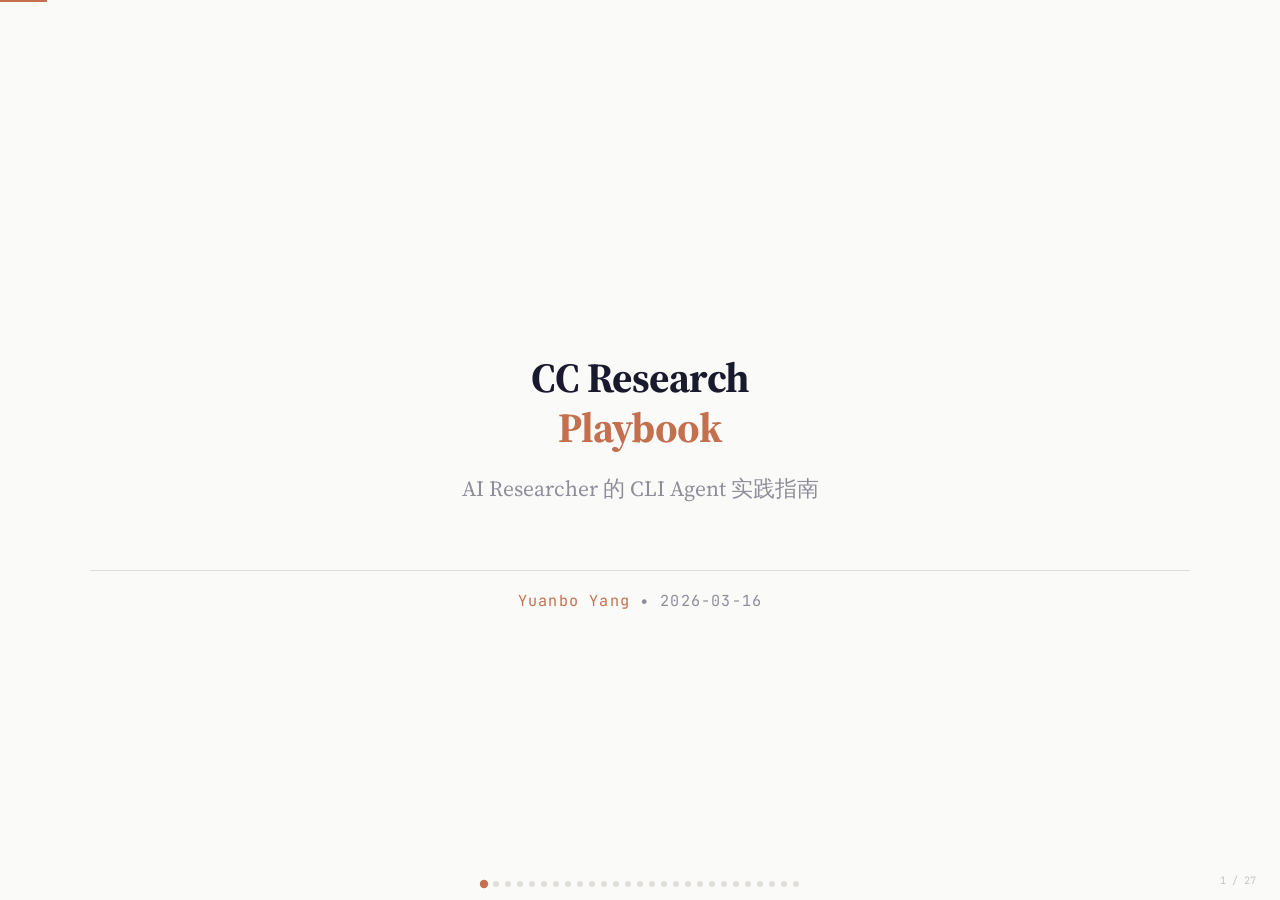
<file: index.html>
<!DOCTYPE html>
<html lang="zh">
<head>
  <meta charset="UTF-8">
  <meta http-equiv="refresh" content="0; url=slides/presentation.html">
  <title>CC Research Playbook</title>
</head>
<body>
  <p>Redirecting to <a href="slides/presentation.html">slides</a>...</p>
</body>
</html>
</file>
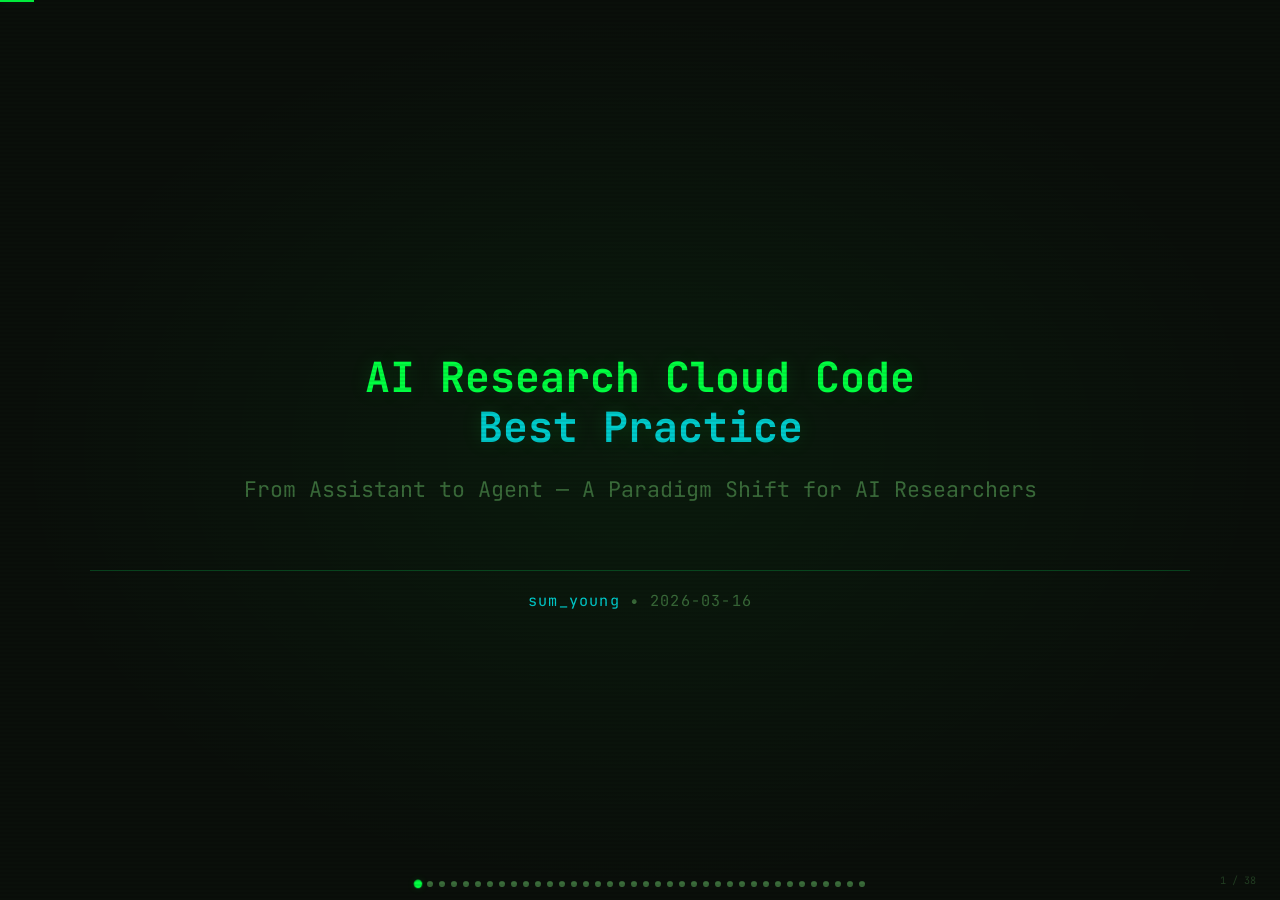
<file: slides/presentation-en.html>
<!DOCTYPE html>
<html lang="en">
<head>
    <meta charset="UTF-8">
    <meta name="viewport" content="width=device-width, initial-scale=1.0">
    <title>AI Research Cloud Code Best Practice (EN)</title>
    <link rel="preconnect" href="https://fonts.googleapis.com">
    <link href="https://fonts.googleapis.com/css2?family=Inter:wght@400;500;600;700&family=JetBrains+Mono:wght@400;500;700&display=swap" rel="stylesheet">
    <style>
/* ===========================================
   THEME: Terminal Green
   =========================================== */
:root {
    --bg-primary: #0a0f0a;
    --bg-secondary: #0d140d;
    --bg-card: rgba(0, 255, 65, 0.04);
    --border-green: rgba(0, 255, 65, 0.25);
    --text-primary: #00ff41;
    --text-secondary: #66cc66;
    --text-dim: #3a6b3a;
    --text-body: #b8e6b8;
    --accent: #00cccc;
    --accent-glow: rgba(0, 204, 204, 0.3);
    --highlight: #00ff41;
    --highlight-glow: rgba(0, 255, 65, 0.15);

    --font-display: 'JetBrains Mono', monospace;
    --font-body: 'Inter', sans-serif;

    --title-size: clamp(1.8rem, 5vw, 3.5rem);
    --h2-size: clamp(1.4rem, 3.5vw, 2.4rem);
    --h3-size: clamp(1.1rem, 2.5vw, 1.6rem);
    --body-size: clamp(0.75rem, 1.4vw, 1.05rem);
    --small-size: clamp(0.65rem, 1vw, 0.85rem);
    --label-size: clamp(0.6rem, 0.9vw, 0.75rem);

    --slide-padding: clamp(1.5rem, 4vw, 4rem);
    --content-gap: clamp(0.8rem, 2vw, 1.8rem);
    --element-gap: clamp(0.3rem, 1vw, 0.8rem);

    --ease-out-expo: cubic-bezier(0.16, 1, 0.3, 1);
    --duration: 0.6s;
}

* { margin: 0; padding: 0; box-sizing: border-box; }

html {
    height: 100%;
    overflow: hidden;
}

body {
    font-family: var(--font-body);
    background: var(--bg-primary);
    color: var(--text-body);
    height: 100%;
    display: flex;
    flex-wrap: nowrap;
    overflow-x: auto;
    overflow-y: hidden;
    scroll-snap-type: x mandatory;
    scroll-behavior: smooth;
}

/* Scanline overlay */
body::after {
    content: '';
    position: fixed;
    inset: 0;
    background: repeating-linear-gradient(
        0deg,
        transparent,
        transparent 2px,
        rgba(0, 0, 0, 0.08) 2px,
        rgba(0, 0, 0, 0.08) 4px
    );
    pointer-events: none;
    z-index: 9999;
}

/* ===========================================
   SLIDE BASE
   =========================================== */
.slide {
    width: 100vw;
    min-width: 100vw;
    height: 100vh;
    height: 100dvh;
    overflow: hidden;
    scroll-snap-align: start;
    flex-shrink: 0;
    display: flex;
    flex-direction: column;
    justify-content: center;
    align-items: center;
    position: relative;
    padding: var(--slide-padding);
}

.slide-content {
    flex: 1;
    display: flex;
    flex-direction: column;
    justify-content: center;
    max-height: 100%;
    max-width: min(90vw, 1100px);
    width: 100%;
    overflow: hidden;
    gap: var(--content-gap);
}

/* ===========================================
   TYPOGRAPHY
   =========================================== */
h1 {
    font-family: var(--font-display);
    font-size: var(--title-size);
    color: var(--text-primary);
    font-weight: 700;
    line-height: 1.2;
    text-shadow: 0 0 20px var(--highlight-glow);
}

h2 {
    font-family: var(--font-display);
    font-size: var(--h2-size);
    color: var(--text-primary);
    font-weight: 600;
    line-height: 1.3;
}

h3 {
    font-family: var(--font-display);
    font-size: var(--h3-size);
    color: var(--text-secondary);
    font-weight: 500;
    line-height: 1.3;
}

p, li {
    font-size: var(--body-size);
    line-height: 1.6;
    color: var(--text-body);
}

.accent { color: var(--accent); }
.highlight { color: var(--highlight); text-shadow: 0 0 8px var(--highlight-glow); }
.dim { color: var(--text-dim); }
.mono { font-family: var(--font-display); }

.subtitle {
    font-family: var(--font-display);
    font-size: var(--h3-size);
    color: var(--text-dim);
    font-weight: 400;
}

.big-quote {
    font-family: var(--font-display);
    font-size: clamp(1rem, 2.5vw, 1.8rem);
    color: var(--text-primary);
    border-left: 3px solid var(--accent);
    padding-left: clamp(0.8rem, 2vw, 1.5rem);
    line-height: 1.5;
}

/* ===========================================
   CURSOR BLINK
   =========================================== */
.cursor::after {
    content: '_';
    animation: blink 1s step-end infinite;
    color: var(--text-primary);
}
@keyframes blink { 50% { opacity: 0; } }

/* ===========================================
   CARDS & GRIDS
   =========================================== */
.terminal-box {
    background: var(--bg-card);
    border: 1px solid var(--border-green);
    border-radius: 4px;
    padding: clamp(0.6rem, 1.5vw, 1.2rem);
    font-family: var(--font-display);
    font-size: var(--small-size);
    color: var(--text-secondary);
    line-height: 1.5;
}

.feature-grid {
    display: grid;
    grid-template-columns: repeat(auto-fit, minmax(min(100%, 240px), 1fr));
    gap: clamp(0.5rem, 1.5vw, 1rem);
}

.feature-card {
    background: var(--bg-card);
    border: 1px solid var(--border-green);
    border-radius: 4px;
    padding: clamp(0.6rem, 1.5vw, 1rem);
}

.feature-card h3 {
    font-size: var(--small-size);
    color: var(--accent);
    margin-bottom: var(--element-gap);
    text-transform: uppercase;
    letter-spacing: 0.05em;
}

.feature-card p {
    font-size: var(--small-size);
    color: var(--text-body);
}

/* ===========================================
   TABLES
   =========================================== */
.terminal-table {
    width: 100%;
    border-collapse: collapse;
    font-size: var(--small-size);
}

.terminal-table th, .terminal-table td {
    border: 1px solid var(--border-green);
    padding: clamp(0.3rem, 0.8vw, 0.6rem) clamp(0.4rem, 1vw, 0.8rem);
    text-align: left;
}

.terminal-table th {
    background: rgba(0, 255, 65, 0.08);
    color: var(--text-primary);
    font-family: var(--font-display);
    font-weight: 600;
    font-size: var(--label-size);
    text-transform: uppercase;
    letter-spacing: 0.05em;
}

.terminal-table td {
    color: var(--text-body);
}

/* ===========================================
   LISTS
   =========================================== */
.bullet-list {
    list-style: none;
    display: flex;
    flex-direction: column;
    gap: var(--element-gap);
}

.bullet-list li {
    padding-left: 1.2em;
    position: relative;
    font-size: var(--body-size);
}

.bullet-list li::before {
    content: '>';
    position: absolute;
    left: 0;
    color: var(--text-primary);
    font-family: var(--font-display);
    font-weight: 700;
}

/* ===========================================
   SECTION TITLE SLIDES
   =========================================== */
.section-title-slide {
    background: radial-gradient(ellipse at center, rgba(0, 255, 65, 0.05) 0%, transparent 70%);
}

.section-title-slide h1 {
    font-size: clamp(2rem, 6vw, 4.5rem);
}

.section-number {
    font-family: var(--font-display);
    font-size: var(--label-size);
    color: var(--accent);
    text-transform: uppercase;
    letter-spacing: 0.15em;
    margin-bottom: var(--element-gap);
}

/* ===========================================
   COMPARISON (Before/After, Left/Right)
   =========================================== */
.comparison-grid {
    display: grid;
    grid-template-columns: 1fr 1fr;
    gap: clamp(0.5rem, 1.5vw, 1.2rem);
}

@media (max-width: 600px) {
    .comparison-grid { grid-template-columns: 1fr; }
}

.comparison-col {
    background: var(--bg-card);
    border: 1px solid var(--border-green);
    border-radius: 4px;
    padding: clamp(0.5rem, 1.2vw, 1rem);
}

.comparison-col.bad { border-color: rgba(255, 80, 80, 0.3); }
.comparison-col.good { border-color: rgba(0, 204, 204, 0.4); }

.comparison-col h3 {
    font-size: var(--small-size);
    margin-bottom: var(--element-gap);
}

.comparison-col.bad h3 { color: #ff5050; }
.comparison-col.good h3 { color: var(--accent); }

/* ===========================================
   DIAGRAM (monospace boxes)
   =========================================== */
.diagram {
    font-family: var(--font-display);
    font-size: clamp(0.55rem, 1vw, 0.8rem);
    color: var(--text-secondary);
    white-space: pre;
    line-height: 1.4;
    overflow: hidden;
}

/* ===========================================
   ANIMATIONS
   =========================================== */
.reveal {
    opacity: 0;
    transform: translateY(20px);
    transition: opacity var(--duration) var(--ease-out-expo),
                transform var(--duration) var(--ease-out-expo);
}

.slide.visible .reveal {
    opacity: 1;
    transform: translateY(0);
}

.reveal:nth-child(2) { transition-delay: 0.1s; }
.reveal:nth-child(3) { transition-delay: 0.2s; }
.reveal:nth-child(4) { transition-delay: 0.25s; }
.reveal:nth-child(5) { transition-delay: 0.3s; }
.reveal:nth-child(6) { transition-delay: 0.35s; }

/* ===========================================
   PROGRESS BAR & NAV
   =========================================== */
.progress-bar {
    position: fixed;
    top: 0;
    left: 0;
    height: 2px;
    background: var(--text-primary);
    box-shadow: 0 0 8px var(--highlight-glow);
    z-index: 1000;
    transition: width 0.3s ease;
}

.nav-dots {
    position: fixed;
    bottom: clamp(0.5rem, 1.5vh, 1rem);
    left: 50%;
    transform: translateX(-50%);
    display: flex;
    flex-direction: row;
    gap: 6px;
    z-index: 1000;
}

.nav-dot {
    width: 6px;
    height: 6px;
    border-radius: 50%;
    background: var(--text-dim);
    cursor: pointer;
    transition: all 0.3s ease;
    border: none;
    padding: 0;
}

.nav-dot.active {
    background: var(--text-primary);
    box-shadow: 0 0 6px var(--highlight-glow);
    transform: scale(1.4);
}

/* ===========================================
   RESPONSIVE
   =========================================== */
@media (max-height: 700px) {
    :root {
        --slide-padding: clamp(1rem, 3vw, 2.5rem);
        --content-gap: clamp(0.5rem, 1.5vw, 1.2rem);
        --title-size: clamp(1.4rem, 4.5vw, 2.5rem);
        --h2-size: clamp(1.1rem, 3vw, 1.8rem);
    }
}

@media (max-height: 600px) {
    :root {
        --slide-padding: clamp(0.8rem, 2.5vw, 1.8rem);
        --content-gap: clamp(0.4rem, 1vw, 0.8rem);
        --title-size: clamp(1.2rem, 4vw, 2rem);
        --body-size: clamp(0.65rem, 1.2vw, 0.9rem);
    }
    .nav-dots { display: none; }
}

@media (max-height: 500px) {
    :root {
        --slide-padding: clamp(0.5rem, 2vw, 1.2rem);
        --title-size: clamp(1rem, 3.5vw, 1.6rem);
        --body-size: clamp(0.6rem, 1vw, 0.8rem);
    }
}

@media (max-width: 768px) {
    :root { --title-size: clamp(1.5rem, 7vw, 2.5rem); }
    .feature-grid { grid-template-columns: 1fr; }
}

@media (prefers-reduced-motion: reduce) {
    *, *::before, *::after {
        animation-duration: 0.01ms !important;
        transition-duration: 0.2s !important;
    }
    html { scroll-behavior: auto; }
    body { scroll-behavior: auto; }
}
    </style>
</head>
<body>
    <div class="progress-bar" id="progressBar"></div>
    <nav class="nav-dots" id="navDots"></nav>
    <div class="slide-counter mono dim" id="slideCounter" style="position:fixed;bottom:clamp(0.5rem,1.5vh,1rem);right:clamp(0.8rem,2vw,1.5rem);font-size:clamp(0.6rem,0.8vw,0.75rem);z-index:1000;opacity:0.5;">1 / 38</div>

    <!-- ========== OPENING (Slides 1-3) ========== -->
    <!-- ============================================================
     Opening — Slides 1-3
     ============================================================ -->

<!-- Slide 1: Title -->
    <!-- ========== OPENING ========== -->
<!-- ============================================================
     Opening — Slides 1-3
     ============================================================ -->

<!-- Slide 1: Title -->
<!-- ============================================================
     Opening — Slides 1-3
     ============================================================ -->

<!-- Slide 1: Title -->
<!-- ============================================================
     Opening — Slides 1-3
     ============================================================ -->

<!-- Slide 1: Title -->
<!-- ============================================================
     Opening — Slides 1-3
     ============================================================ -->

<!-- Slide 1: Title -->
<!-- ============================================================
     Opening — Slides 1-3
     ============================================================ -->

<!-- Slide 1: Title -->
<!-- ============================================================
     Opening — Slides 1-3
     ============================================================ -->

<!-- Slide 1: Title -->
<section class="slide section-title-slide" id="slide-1">
  <div class="slide-content">
    <div class="reveal" style="text-align:center; padding-top: 4rem;">
      <h1 class="reveal" style="font-size: 2.6rem; line-height: 1.2; margin-bottom: 1.2rem;">
        AI Research Cloud Code<br>
        <span class="accent">Best Practice</span>
      </h1>
      <p class="subtitle reveal" style="font-size: 1.35rem; margin-bottom: 3rem;">
        From Assistant to Agent &mdash; A Paradigm Shift for AI Researchers
      </p>
      <div class="reveal dim" style="font-size: 0.95rem; letter-spacing: 0.08em; margin-top: 4rem; border-top: 1px solid rgba(0,255,102,0.2); padding-top: 1.2rem;">
        <span class="mono accent">sum_young</span>
        &nbsp;&bull;&nbsp;
        <span class="mono">2026-03-16</span>
      </div>
    </div>
  </div>
</section>

<!-- Slide 2: The Question -->
<section class="slide" id="slide-2">
  <div class="slide-content">
    <div class="big-quote reveal">
      "If the model is the same, why would the Harness make a difference?"
    </div>

    <div class="comparison-grid reveal" style="margin-top: 2.5rem;">
      <div class="comparison-col terminal-box" style="text-align:center; padding: 2rem 1.5rem;">
        <div style="font-size: 1.5rem; margin-bottom: 0.75rem;">&#9998;</div>
        <div class="accent" style="font-size: 1.1rem; font-weight: 700; margin-bottom: 0.6rem;">
          Cursor / IDE Embedded Assistant
        </div>
        <div class="dim" style="font-size: 0.9rem; line-height: 1.6;">
          Q&amp;A-style interaction<br>
          User-driven<br>
          One-shot output
        </div>
      </div>

      <div style="display:flex; align-items:center; justify-content:center; font-size: 2rem; color: rgba(0,255,102,0.5);">
        &#x2260;
      </div>

      <div class="comparison-col terminal-box" style="text-align:center; padding: 2rem 1.5rem; border-color: rgba(0,255,102,0.5);">
        <div style="font-size: 1.5rem; margin-bottom: 0.75rem;">&#x25B6;</div>
        <div class="accent" style="font-size: 1.1rem; font-weight: 700; margin-bottom: 0.6rem;">
          Claude Code / Terminal Agent
        </div>
        <div class="dim" style="font-size: 0.9rem; line-height: 1.6;">
          Autonomous loop execution<br>
          Tool calls + self-verification<br>
          Continuous iteration until complete
        </div>
      </div>
    </div>

    <div class="reveal" style="text-align:center; margin-top: 2rem; font-size: 0.9rem;">
      <span class="dim">Both use the</span>
      <span class="highlight mono"> same model </span>
      <span class="dim">, yet the results are dramatically different</span>
    </div>
  </div>
</section>

<!-- Slide 3: The Answer -->
<section class="slide" id="slide-3">
  <div class="slide-content">
    <h2 class="reveal" style="text-align:center; margin-bottom: 2.5rem;">
      This is not a tool swap — it's a <span class="accent">paradigm shift</span>
    </h2>

    <div class="reveal" style="display:flex; align-items:center; justify-content:center; gap: 1.5rem; flex-wrap: wrap;">

      <!-- Assistant Paradigm -->
      <div class="terminal-box" style="flex:1; min-width:200px; max-width:260px; padding: 1.5rem; text-align:center;">
        <div class="dim" style="font-size:0.75rem; letter-spacing:0.12em; margin-bottom:0.75rem; text-transform:uppercase;">
          Assistant Paradigm
        </div>
        <div class="mono" style="font-size:1rem; margin-bottom:1rem;">Single-turn Q&amp;A</div>
        <div style="font-size:0.85rem; line-height:1.7; color:rgba(0,255,102,0.6);">
          User asks<br>
          &#x2193;<br>
          Model answers<br>
          &#x2193;<br>
          <span class="dim">Waits for next input</span>
        </div>
        <div class="dim" style="margin-top:1rem; font-size:0.8rem;">User-driven</div>
      </div>

      <!-- Arrow -->
      <div class="reveal" style="font-size:2.5rem; color: rgba(0,255,102,0.7); flex-shrink:0;">
        &#x27A1;
      </div>

      <!-- ReAct Agent Paradigm -->
      <div class="terminal-box" style="flex:1; min-width:200px; max-width:280px; padding: 1.5rem; text-align:center; border-color: rgba(0,255,102,0.6); box-shadow: 0 0 18px rgba(0,255,102,0.12);">
        <div class="accent" style="font-size:0.75rem; letter-spacing:0.12em; margin-bottom:0.75rem; text-transform:uppercase;">
          ReAct Agent Paradigm
        </div>
        <div class="mono" style="font-size:1rem; margin-bottom:1rem;">Autonomous Loop</div>
        <div style="font-size:0.85rem; line-height:1.7; color:rgba(0,255,102,0.85);">
          Gather context<br>
          &#x2193;<br>
          Tool calls<br>
          &#x2193;<br>
          Verify results<br>
          &#x21BA; <span style="font-size:0.75rem;">loop until complete</span>
        </div>
        <div class="accent" style="margin-top:1rem; font-size:0.8rem;">Self-driven</div>
      </div>

    </div>

    <div class="reveal" style="text-align:center; margin-top: 2.5rem; font-size: 1.2rem; font-weight:600;">
      "You haven't just switched tools — you've switched how you work"<span class="cursor">&#x258C;</span>
    </div>
  </div>
</section>


<!-- Slide 4: Part 1 Section Title -->
<section class="slide section-title-slide">
  <div class="slide-content" style="display:flex;flex-direction:column;align-items:center;justify-content:center;height:100%;text-align:center;gap:1.5rem;">
    <div class="section-number mono dim">Part 1</div>
    <h1 style="font-size:3.2rem;font-weight:700;line-height:1.2;">
      Core Design &amp; Paradigm
    </h1>
    <p class="dim" style="font-size:1.4rem;letter-spacing:0.05em;">
      Understanding What Makes an <span class="accent">Agent</span> Different
    </p>
    <div class="mono dim" style="margin-top:2rem;font-size:0.9rem;letter-spacing:0.15em;">
      <span class="cursor">█</span>
    </div>
  </div>
</section>

<!-- Slide 5: Assistant vs Agent Comparison Table -->
<section class="slide">
  <div class="slide-content">
    <h2>Traditional Assistant <span class="dim">vs</span> <span class="accent">Claude Code (Agent)</span></h2>
    <div class="terminal-box" style="margin-top:1.5rem;padding:0;">
      <table class="terminal-table" style="width:100%;border-collapse:collapse;">
        <thead>
          <tr>
            <th class="mono" style="padding:0.75rem 1.2rem;text-align:left;border-bottom:1px solid #333;color:#666;font-size:0.85rem;letter-spacing:0.1em;">Dimension</th>
            <th class="mono" style="padding:0.75rem 1.2rem;text-align:left;border-bottom:1px solid #333;color:#888;font-size:0.85rem;letter-spacing:0.1em;">Traditional Chat Assistant</th>
            <th class="mono accent" style="padding:0.75rem 1.2rem;text-align:left;border-bottom:1px solid #333;font-size:0.85rem;letter-spacing:0.1em;">Claude Code (Agent)</th>
          </tr>
        </thead>
        <tbody>
          <tr style="border-bottom:1px solid #222;">
            <td class="mono dim" style="padding:0.85rem 1.2rem;font-size:0.9rem;white-space:nowrap;">Work Mode</td>
            <td style="padding:0.85rem 1.2rem;color:#888;font-size:0.95rem;">Answers questions, then waits</td>
            <td class="accent" style="padding:0.85rem 1.2rem;font-size:0.95rem;">Works autonomously, executes continuously</td>
          </tr>
          <tr style="border-bottom:1px solid #222;">
            <td class="mono dim" style="padding:0.85rem 1.2rem;font-size:0.9rem;white-space:nowrap;">Capability</td>
            <td style="padding:0.85rem 1.2rem;color:#888;font-size:0.95rem;">Text replies only</td>
            <td class="accent" style="padding:0.85rem 1.2rem;font-size:0.95rem;">Takes actions: edit, search, run, deploy</td>
          </tr>
          <tr style="border-bottom:1px solid #222;">
            <td class="mono dim" style="padding:0.85rem 1.2rem;font-size:0.9rem;white-space:nowrap;">Context</td>
            <td style="padding:0.85rem 1.2rem;color:#888;font-size:0.95rem;">Sees only the current single file</td>
            <td class="accent" style="padding:0.85rem 1.2rem;font-size:0.95rem;">Cross-project, cross-file global understanding</td>
          </tr>
          <tr style="border-bottom:1px solid #222;">
            <td class="mono dim" style="padding:0.85rem 1.2rem;font-size:0.9rem;white-space:nowrap;">Usage</td>
            <td style="padding:0.85rem 1.2rem;color:#888;font-size:0.95rem;">You write code, AI reviews it</td>
            <td class="accent" style="padding:0.85rem 1.2rem;font-size:0.95rem;">You describe the goal, AI plans and implements</td>
          </tr>
          <tr>
            <td class="mono dim" style="padding:0.85rem 1.2rem;font-size:0.9rem;white-space:nowrap;">Feedback Loop</td>
            <td style="padding:0.85rem 1.2rem;color:#888;font-size:0.95rem;">Relies on user judgment</td>
            <td class="accent" style="padding:0.85rem 1.2rem;font-size:0.95rem;">Self-verifying: runs tests, compares output</td>
          </tr>
        </tbody>
      </table>
    </div>
    <p class="mono dim" style="margin-top:1.2rem;font-size:0.85rem;text-align:right;">
      Core principle: <span class="highlight">"Delegate, don't dictate"</span>
    </p>
  </div>
  <p class="mono dim" style="position:absolute;bottom:clamp(0.4rem,1vh,0.8rem);left:clamp(1rem,3vw,3rem);font-size:clamp(0.5rem,0.7vw,0.65rem);opacity:0.4;">Source: code.claude.com/docs/en/best-practices</p>
</section>

<!-- Slide 6: Agentic Loop (ReAct) -->
<section class="slide">
  <div class="slide-content">
    <h2>Agentic Loop <span class="dim">(ReAct Paradigm)</span></h2>
    <div style="display:grid;grid-template-columns:1fr 1fr;gap:2rem;margin-top:1.5rem;align-items:start;">
      <div class="terminal-box diagram">
        <div class="mono" style="font-size:0.95rem;line-height:1.9;color:#ccc;">
          <div style="color:#666;margin-bottom:0.5rem;">┌─────────────────────────┐</div>
          <div>│  <span class="accent" style="font-weight:700;">1. Gather Context</span>&nbsp;&nbsp;&nbsp;&nbsp;&nbsp;&nbsp;&nbsp;│</div>
          <div style="color:#666;">│  Search files, understand structure&nbsp;│</div>
          <div style="color:#666;">│&nbsp;&nbsp;&nbsp;&nbsp;&nbsp;&nbsp;&nbsp;&nbsp;&nbsp;&nbsp;↓&nbsp;&nbsp;&nbsp;&nbsp;&nbsp;&nbsp;&nbsp;&nbsp;&nbsp;&nbsp;&nbsp;&nbsp;│</div>
          <div>│  <span class="highlight" style="font-weight:700;">2. Take Action</span>&nbsp;&nbsp;&nbsp;&nbsp;&nbsp;&nbsp;&nbsp;&nbsp;&nbsp;│</div>
          <div style="color:#666;">│  Edit files, run commands&nbsp;&nbsp;&nbsp;&nbsp;&nbsp;&nbsp;&nbsp;&nbsp;│</div>
          <div style="color:#666;">│&nbsp;&nbsp;&nbsp;&nbsp;&nbsp;&nbsp;&nbsp;&nbsp;&nbsp;&nbsp;↓&nbsp;&nbsp;&nbsp;&nbsp;&nbsp;&nbsp;&nbsp;&nbsp;&nbsp;&nbsp;&nbsp;&nbsp;│</div>
          <div>│  <span style="color:#88aaff;font-weight:700;">3. Verify Results</span>&nbsp;&nbsp;&nbsp;&nbsp;&nbsp;&nbsp;&nbsp;│</div>
          <div style="color:#666;">│  Run tests, confirm correctness&nbsp;&nbsp;&nbsp;│</div>
          <div style="color:#666;">│&nbsp;&nbsp;&nbsp;&nbsp;&nbsp;&nbsp;&nbsp;&nbsp;&nbsp;&nbsp;↓&nbsp;&nbsp;&nbsp;&nbsp;&nbsp;&nbsp;&nbsp;&nbsp;&nbsp;&nbsp;&nbsp;&nbsp;│</div>
          <div style="color:#666;">│&nbsp;&nbsp;&nbsp;&nbsp;<span class="accent">↩ loop back</span>&nbsp;&nbsp;&nbsp;&nbsp;&nbsp;&nbsp;&nbsp;&nbsp;│</div>
          <div style="color:#666;">└─────────────────────────┘</div>
        </div>
      </div>
      <div style="display:flex;flex-direction:column;gap:1rem;justify-content:center;">
        <div class="terminal-box" style="padding:1rem 1.2rem;">
          <p class="mono accent" style="font-size:0.85rem;margin-bottom:0.4rem;">KEY INSIGHT</p>
          <p style="font-size:1.1rem;line-height:1.5;">
            <span class="highlight">Non-linear</span> — iterative self-correction
          </p>
        </div>
        <div class="terminal-box" style="padding:1rem 1.2rem;">
          <p class="mono dim" style="font-size:0.8rem;margin-bottom:0.6rem;">Each tool call result</p>
          <p style="font-size:0.95rem;color:#ccc;line-height:1.5;">feeds back into the loop,<br>guiding the next decision</p>
        </div>
        <div class="terminal-box" style="padding:1rem 1.2rem;">
          <p class="mono dim" style="font-size:0.8rem;margin-bottom:0.6rem;">User always stays in the loop</p>
          <p style="font-size:0.95rem;color:#ccc;line-height:1.5;">Can interrupt and redirect at any time</p>
        </div>
      </div>
    </div>
  </div>
  <p class="mono dim" style="position:absolute;bottom:clamp(0.4rem,1vh,0.8rem);left:clamp(1rem,3vw,3rem);font-size:clamp(0.5rem,0.7vw,0.65rem);opacity:0.4;">Source: code.claude.com/docs/en/how-claude-code-works</p>
</section>

<!-- Slide 7: Why ReAct for Research -->
<section class="slide">
  <div class="slide-content">
    <h2>Why ReAct Matters for <span class="accent">AI Research</span></h2>
    <ul class="bullet-list" style="margin-top:1.8rem;display:flex;flex-direction:column;gap:1.2rem;">
      <li style="display:flex;align-items:flex-start;gap:1rem;">
        <span class="accent mono" style="font-size:1.2rem;flex-shrink:0;">→</span>
        <div>
          <span class="highlight" style="font-size:1.05rem;">Multi-step Experiment Automation</span>
          <span class="mono dim" style="font-size:0.9rem;margin-left:0.8rem;">data → run → analyze → iterate</span>
          <p style="color:#888;font-size:0.9rem;margin-top:0.3rem;">Each step result automatically triggers the next — no manual handoff required</p>
        </div>
      </li>
      <li style="display:flex;align-items:flex-start;gap:1rem;">
        <span class="accent mono" style="font-size:1.2rem;flex-shrink:0;">→</span>
        <div>
          <span class="highlight" style="font-size:1.05rem;">Autonomous Codebase Exploration</span>
          <p style="color:#888;font-size:0.9rem;margin-top:0.3rem;">Understands unfamiliar paper implementations, auto-traces call chains and dependencies</p>
        </div>
      </li>
      <li style="display:flex;align-items:flex-start;gap:1rem;">
        <span class="accent mono" style="font-size:1.2rem;flex-shrink:0;">→</span>
        <div>
          <span class="highlight" style="font-size:1.05rem;">Self-directed Debugging</span>
          <p style="color:#888;font-size:0.9rem;margin-top:0.3rem;">Find bug → form hypothesis → verify → fix → confirm — closed loop end-to-end</p>
        </div>
      </li>
      <li style="display:flex;align-items:flex-start;gap:1rem;">
        <span class="accent mono" style="font-size:1.2rem;flex-shrink:0;">→</span>
        <div>
          <span class="highlight" style="font-size:1.05rem;">Core Principle</span>
          <div class="terminal-box" style="display:inline-block;padding:0.4rem 1rem;margin-top:0.4rem;">
            <span class="mono accent" style="font-size:1rem;letter-spacing:0.05em;">"Delegate, don't dictate"</span>
          </div>
          <p style="color:#888;font-size:0.9rem;margin-top:0.4rem;">Provide the goal and context, let Claude decide the execution steps</p>
        </div>
      </li>
    </ul>
  </div>
</section>

<!-- Slide 8: System Architecture -->
<section class="slide">
  <div class="slide-content">
    <h2>System Architecture</h2>
    <div style="display:grid;grid-template-columns:1fr 1fr;gap:2rem;margin-top:1.5rem;">
      <!-- Two Pillars -->
      <div>
        <p class="mono dim" style="font-size:0.8rem;letter-spacing:0.12em;margin-bottom:0.8rem;">TWO PILLARS</p>
        <div style="display:flex;flex-direction:column;gap:0.8rem;">
          <div class="terminal-box" style="padding:1.2rem 1.4rem;">
            <p class="accent mono" style="font-size:1rem;font-weight:700;margin-bottom:0.3rem;">Models</p>
            <p style="color:#aaa;font-size:0.9rem;">Reasoning &amp; understanding</p>
            <p class="mono dim" style="font-size:0.8rem;margin-top:0.4rem;">reasoning · code understanding · planning</p>
          </div>
          <div class="terminal-box" style="padding:1.2rem 1.4rem;">
            <p class="highlight mono" style="font-size:1rem;font-weight:700;margin-bottom:0.3rem;">Tools</p>
            <p style="color:#aaa;font-size:0.9rem;">Action execution</p>
            <p class="mono dim" style="font-size:0.8rem;margin-top:0.4rem;">28+ built-in · MCP · Skills · Hooks</p>
          </div>
        </div>
      </div>
      <!-- Three Environments -->
      <div>
        <p class="mono dim" style="font-size:0.8rem;letter-spacing:0.12em;margin-bottom:0.8rem;">THREE ENVIRONMENTS</p>
        <div class="feature-grid" style="display:flex;flex-direction:column;gap:0.8rem;">
          <div class="feature-card terminal-box" style="padding:1rem 1.2rem;">
            <p class="mono accent" style="font-size:0.85rem;font-weight:700;">Local <span class="dim">(Local)</span></p>
            <p style="color:#888;font-size:0.85rem;margin-top:0.3rem;">Runs on your machine, full file &amp; tool access</p>
          </div>
          <div class="feature-card terminal-box" style="padding:1rem 1.2rem;">
            <p class="mono accent" style="font-size:0.85rem;font-weight:700;">Cloud <span class="dim">(Cloud)</span></p>
            <p style="color:#888;font-size:0.85rem;margin-top:0.3rem;">Anthropic-hosted VM, task offloading &amp; remote work</p>
          </div>
          <div class="feature-card terminal-box" style="padding:1rem 1.2rem;">
            <p class="mono accent" style="font-size:0.85rem;font-weight:700;">Remote Control <span class="dim">(Remote Control)</span></p>
            <p style="color:#888;font-size:0.85rem;margin-top:0.3rem;">Browser Web UI + local execution, flexible hybrid</p>
          </div>
        </div>
      </div>
    </div>
    <div class="terminal-box" style="margin-top:1.2rem;padding:0.7rem 1.2rem;text-align:center;">
      <span class="mono dim" style="font-size:0.85rem;">Claude Code = </span>
      <span class="mono highlight" style="font-size:0.9rem;">Agentic Harness</span>
      <span class="mono dim" style="font-size:0.85rem;"> built around Claude LLM</span>
    </div>
  </div>
  <p class="mono dim" style="position:absolute;bottom:clamp(0.4rem,1vh,0.8rem);left:clamp(1rem,3vw,3rem);font-size:clamp(0.5rem,0.7vw,0.65rem);opacity:0.4;">Source: code.claude.com/docs/en/overview</p>
</section>

<!-- Slide 9: Tool System -->
<section class="slide">
  <div class="slide-content">
    <h2>Tool System <span class="dim">—</span> <span class="accent">28+</span> Built-in Tools</h2>
    <div class="feature-grid" style="display:grid;grid-template-columns:repeat(5,1fr);gap:0.8rem;margin-top:1.4rem;">
      <div class="feature-card terminal-box" style="padding:1rem 0.9rem;">
        <p class="accent mono" style="font-size:0.85rem;font-weight:700;margin-bottom:0.6rem;">File Operations</p>
        <div class="mono" style="font-size:0.8rem;color:#aaa;line-height:1.7;">
          <div class="highlight">Read</div>
          <div class="highlight">Edit</div>
          <div class="highlight">Write</div>
          <div style="color:#666;">NotebookEdit</div>
        </div>
      </div>
      <div class="feature-card terminal-box" style="padding:1rem 0.9rem;">
        <p class="accent mono" style="font-size:0.85rem;font-weight:700;margin-bottom:0.6rem;">Search</p>
        <div class="mono" style="font-size:0.8rem;color:#aaa;line-height:1.7;">
          <div class="highlight">Glob</div>
          <div class="highlight">Grep</div>
          <div style="color:#666;">pattern match</div>
          <div style="color:#666;">regex search</div>
        </div>
      </div>
      <div class="feature-card terminal-box" style="padding:1rem 0.9rem;">
        <p class="accent mono" style="font-size:0.85rem;font-weight:700;margin-bottom:0.6rem;">Execution</p>
        <div class="mono" style="font-size:0.8rem;color:#aaa;line-height:1.7;">
          <div class="highlight">Bash</div>
          <div style="color:#666;">shell commands</div>
          <div style="color:#666;">tests · git</div>
          <div style="color:#666;">scripts</div>
        </div>
      </div>
      <div class="feature-card terminal-box" style="padding:1rem 0.9rem;">
        <p class="accent mono" style="font-size:0.85rem;font-weight:700;margin-bottom:0.6rem;">Web</p>
        <div class="mono" style="font-size:0.8rem;color:#aaa;line-height:1.7;">
          <div class="highlight">WebFetch</div>
          <div style="color:#666;">WebSearch</div>
          <div style="color:#666;">fetch docs</div>
          <div style="color:#666;">web search</div>
        </div>
      </div>
      <div class="feature-card terminal-box" style="padding:1rem 0.9rem;">
        <p class="accent mono" style="font-size:0.85rem;font-weight:700;margin-bottom:0.6rem;">Code Intelligence</p>
        <div class="mono" style="font-size:0.8rem;color:#aaa;line-height:1.7;">
          <div class="highlight">LSP</div>
          <div style="color:#666;">type errors</div>
          <div style="color:#666;">goto def</div>
          <div style="color:#666;">find refs</div>
        </div>
      </div>
    </div>
    <div class="terminal-box" style="margin-top:1rem;padding:0.8rem 1.2rem;">
      <p class="mono dim" style="font-size:0.8rem;letter-spacing:0.1em;margin-bottom:0.5rem;">ORCHESTRATION TOOLS</p>
      <div style="display:flex;flex-wrap:wrap;gap:0.5rem;">
        <span class="mono highlight" style="font-size:0.85rem;background:rgba(100,200,100,0.08);padding:0.2rem 0.6rem;border:1px solid #333;">Agent</span>
        <span class="mono highlight" style="font-size:0.85rem;background:rgba(100,200,100,0.08);padding:0.2rem 0.6rem;border:1px solid #333;">Skill</span>
        <span class="mono highlight" style="font-size:0.85rem;background:rgba(100,200,100,0.08);padding:0.2rem 0.6rem;border:1px solid #333;">TaskCreate</span>
        <span class="mono highlight" style="font-size:0.85rem;background:rgba(100,200,100,0.08);padding:0.2rem 0.6rem;border:1px solid #333;">TaskList</span>
        <span class="mono highlight" style="font-size:0.85rem;background:rgba(100,200,100,0.08);padding:0.2rem 0.6rem;border:1px solid #333;">TaskUpdate</span>
        <span class="mono highlight" style="font-size:0.85rem;background:rgba(100,200,100,0.08);padding:0.2rem 0.6rem;border:1px solid #333;">CronCreate</span>
        <span class="mono highlight" style="font-size:0.85rem;background:rgba(100,200,100,0.08);padding:0.2rem 0.6rem;border:1px solid #333;">AskUserQuestion</span>
        <span class="mono highlight" style="font-size:0.85rem;background:rgba(100,200,100,0.08);padding:0.2rem 0.6rem;border:1px solid #333;">EnterPlanMode</span>
      </div>
    </div>
  </div>
  <p class="mono dim" style="position:absolute;bottom:clamp(0.4rem,1vh,0.8rem);left:clamp(1rem,3vw,3rem);font-size:clamp(0.5rem,0.7vw,0.65rem);opacity:0.4;">Source: code.claude.com/docs/en/features-overview</p>
</section>

<!-- Slide 10: Extension Mechanisms -->
<section class="slide">
  <div class="slide-content">
    <h2>Four Extension Mechanisms</h2>
    <div class="feature-grid" style="display:grid;grid-template-columns:repeat(2,1fr);gap:1.2rem;margin-top:1.8rem;">
      <div class="feature-card terminal-box" style="padding:1.5rem 1.6rem;">
        <div style="display:flex;align-items:center;gap:0.8rem;margin-bottom:0.8rem;">
          <span class="mono accent" style="font-size:1.3rem;font-weight:700;">Skills</span>
          <span class="mono dim" style="font-size:0.8rem;padding:0.15rem 0.5rem;border:1px solid #333;">on-demand</span>
        </div>
        <p style="color:#aaa;font-size:0.95rem;line-height:1.5;">Domain knowledge loaded on demand</p>
        <p class="mono dim" style="font-size:0.8rem;margin-top:0.5rem;">Markdown files → reusable workflows &amp; institutional knowledge</p>
      </div>
      <div class="feature-card terminal-box" style="padding:1.5rem 1.6rem;">
        <div style="display:flex;align-items:center;gap:0.8rem;margin-bottom:0.8rem;">
          <span class="mono accent" style="font-size:1.3rem;font-weight:700;">MCP</span>
          <span class="mono dim" style="font-size:0.8rem;padding:0.15rem 0.5rem;border:1px solid #333;">protocol</span>
        </div>
        <p style="color:#aaa;font-size:0.95rem;line-height:1.5;">Connect to external services</p>
        <p class="mono dim" style="font-size:0.8rem;margin-top:0.5rem;">Model Context Protocol → Notion, Jira, Slack, DB...</p>
      </div>
      <div class="feature-card terminal-box" style="padding:1.5rem 1.6rem;">
        <div style="display:flex;align-items:center;gap:0.8rem;margin-bottom:0.8rem;">
          <span class="mono accent" style="font-size:1.3rem;font-weight:700;">Hooks</span>
          <span class="mono dim" style="font-size:0.8rem;padding:0.15rem 0.5rem;border:1px solid #333;">automation</span>
        </div>
        <p style="color:#aaa;font-size:0.95rem;line-height:1.5;">Automated scripts before/after tool execution</p>
        <p class="mono dim" style="font-size:0.8rem;margin-top:0.5rem;">PreToolUse · PostToolUse · Stop · PreCompact</p>
      </div>
      <div class="feature-card terminal-box" style="padding:1.5rem 1.6rem;">
        <div style="display:flex;align-items:center;gap:0.8rem;margin-bottom:0.8rem;">
          <span class="mono accent" style="font-size:1.3rem;font-weight:700;">Subagents</span>
          <span class="mono dim" style="font-size:0.8rem;padding:0.15rem 0.5rem;border:1px solid #333;">parallel</span>
        </div>
        <p style="color:#aaa;font-size:0.95rem;line-height:1.5;">Specialized agents with independent context</p>
        <p class="mono dim" style="font-size:0.8rem;margin-top:0.5rem;">Independent context window · system prompt · tools</p>
      </div>
    </div>
  </div>
  <p class="mono dim" style="position:absolute;bottom:clamp(0.4rem,1vh,0.8rem);left:clamp(1rem,3vw,3rem);font-size:clamp(0.5rem,0.7vw,0.65rem);opacity:0.4;">Source: code.claude.com/docs/en/skills, /hooks, /sub-agents, /mcp</p>
</section>

<!-- Slide 11: Context Window -->
<section class="slide">
  <div class="slide-content">
    <h2>Context Window <span class="dim">—</span> Your Most Critical Resource</h2>
    <div class="big-quote terminal-box" style="margin:1.5rem 0;padding:1.5rem 2rem;text-align:center;border-color:#444;">
      <p style="font-size:1.5rem;line-height:1.4;color:#eee;">
        "Your most important resource is <span class="accent">context</span>,<br>not <span class="dim">compute</span>"
      </p>
    </div>
    <div style="display:grid;grid-template-columns:1fr 1fr;gap:1.2rem;">
      <div class="terminal-box" style="padding:1.2rem 1.4rem;">
        <p class="mono accent" style="font-size:0.85rem;letter-spacing:0.1em;margin-bottom:0.8rem;">CONTEXT CONTAINS</p>
        <ul style="list-style:none;padding:0;margin:0;display:flex;flex-direction:column;gap:0.5rem;">
          <li class="mono" style="font-size:0.9rem;color:#ccc;display:flex;align-items:center;gap:0.6rem;">
            <span class="accent">▸</span> Conversation history
          </li>
          <li class="mono" style="font-size:0.9rem;color:#ccc;display:flex;align-items:center;gap:0.6rem;">
            <span class="accent">▸</span> File contents
          </li>
          <li class="mono" style="font-size:0.9rem;color:#ccc;display:flex;align-items:center;gap:0.6rem;">
            <span class="accent">▸</span> Command output
          </li>
          <li class="mono" style="font-size:0.9rem;color:#ccc;display:flex;align-items:center;gap:0.6rem;">
            <span class="accent">▸</span> <span class="highlight">CLAUDE.md</span> instructions
          </li>
          <li class="mono" style="font-size:0.9rem;color:#ccc;display:flex;align-items:center;gap:0.6rem;">
            <span class="accent">▸</span> Loaded <span class="highlight">Skills</span>
          </li>
          <li class="mono" style="font-size:0.9rem;color:#ccc;display:flex;align-items:center;gap:0.6rem;">
            <span class="accent">▸</span> System Prompt
          </li>
        </ul>
      </div>
      <div style="display:flex;flex-direction:column;gap:0.8rem;">
        <div class="terminal-box" style="padding:1rem 1.2rem;flex:1;">
          <p class="mono dim" style="font-size:0.8rem;margin-bottom:0.4rem;">WHY IT MATTERS</p>
          <p style="color:#aaa;font-size:0.9rem;line-height:1.5;">Exhausted context = task loses memory<br>Actively managing context = sustained working capacity</p>
        </div>
        <div class="terminal-box" style="padding:1rem 1.2rem;flex:1;">
          <p class="mono dim" style="font-size:0.8rem;margin-bottom:0.4rem;">PERSISTENT MEMORY</p>
          <p style="color:#aaa;font-size:0.9rem;line-height:1.5;"><span class="highlight">CLAUDE.md</span> auto-loaded every session<br><span class="highlight">Auto Memory</span> Claude automatically saves notes</p>
        </div>
      </div>
    </div>
  </div>
  <p class="mono dim" style="position:absolute;bottom:clamp(0.4rem,1vh,0.8rem);left:clamp(1rem,3vw,3rem);font-size:clamp(0.5rem,0.7vw,0.65rem);opacity:0.4;">Source: code.claude.com/docs/en/memory</p>
</section>

<!-- Slide 12: Context Management Strategies -->
<section class="slide">
  <div class="slide-content">
    <h2>Context Management — <span class="accent">Three-Level</span> Strategy</h2>
    <div style="display:flex;flex-direction:column;gap:1rem;margin-top:1.5rem;">
      <!-- Level 1 -->
      <div class="terminal-box" style="padding:1.1rem 1.4rem;border-left:3px solid #4a9;position:relative;">
        <div style="display:flex;align-items:center;gap:1rem;margin-bottom:0.6rem;">
          <span class="mono" style="color:#4a9;font-size:0.85rem;font-weight:700;letter-spacing:0.1em;">LEVEL 1&nbsp;&nbsp;Fundamentals</span>
        </div>
        <div style="display:flex;flex-wrap:wrap;gap:0.8rem;align-items:center;">
          <span class="mono highlight" style="font-size:0.9rem;background:rgba(100,200,100,0.06);padding:0.25rem 0.8rem;border:1px solid #333;">/clear</span>
          <span class="mono dim" style="font-size:0.85rem;">Full reset when switching tasks</span>
          <span class="mono highlight" style="font-size:0.9rem;background:rgba(100,200,100,0.06);padding:0.25rem 0.8rem;border:1px solid #333;">/compact</span>
          <span class="mono dim" style="font-size:0.85rem;">Manual compression, can specify focus to retain</span>
        </div>
      </div>
      <!-- Level 2 -->
      <div class="terminal-box" style="padding:1.1rem 1.4rem;border-left:3px solid #a84;position:relative;">
        <div style="display:flex;align-items:center;gap:1rem;margin-bottom:0.6rem;">
          <span class="mono" style="color:#a84;font-size:0.85rem;font-weight:700;letter-spacing:0.1em;">LEVEL 2&nbsp;&nbsp;Intermediate</span>
        </div>
        <div style="display:flex;flex-wrap:wrap;gap:0.8rem;align-items:center;">
          <span class="mono highlight" style="font-size:0.9rem;background:rgba(100,200,100,0.06);padding:0.25rem 0.8rem;border:1px solid #333;">CLAUDE.md &lt;200 lines</span>
          <span class="mono dim" style="font-size:0.85rem;">Keep project instructions concise, avoid overload</span>
          <span class="mono highlight" style="font-size:0.9rem;background:rgba(100,200,100,0.06);padding:0.25rem 0.8rem;border:1px solid #333;">Auto Memory</span>
          <span class="mono dim" style="font-size:0.85rem;">Persist notes across sessions</span>
          <span class="mono highlight" style="font-size:0.9rem;background:rgba(100,200,100,0.06);padding:0.25rem 0.8rem;border:1px solid #333;">/btw</span>
          <span class="mono dim" style="font-size:0.85rem;">Side question, not written to history</span>
        </div>
      </div>
      <!-- Level 3 -->
      <div class="terminal-box" style="padding:1.1rem 1.4rem;border-left:3px solid #48a;position:relative;">
        <div style="display:flex;align-items:center;gap:1rem;margin-bottom:0.6rem;">
          <span class="mono" style="color:#48a;font-size:0.85rem;font-weight:700;letter-spacing:0.1em;">LEVEL 3&nbsp;&nbsp;Advanced</span>
        </div>
        <div style="display:flex;flex-wrap:wrap;gap:0.8rem;align-items:center;">
          <span class="mono highlight" style="font-size:0.9rem;background:rgba(100,200,100,0.06);padding:0.25rem 0.8rem;border:1px solid #333;">Subagent delegation</span>
          <span class="mono dim" style="font-size:0.85rem;">Offload heavy tasks to isolated context</span>
          <span class="mono highlight" style="font-size:0.9rem;background:rgba(100,200,100,0.06);padding:0.25rem 0.8rem;border:1px solid #333;">Skills lazy-load</span>
          <span class="mono dim" style="font-size:0.85rem;">Load on demand, no permanent footprint</span>
          <span class="mono highlight" style="font-size:0.9rem;background:rgba(100,200,100,0.06);padding:0.25rem 0.8rem;border:1px solid #333;">Pipeline state</span>
          <span class="mono dim" style="font-size:0.85rem;">JSON state persists phase information</span>
          <span class="mono highlight" style="font-size:0.9rem;background:rgba(100,200,100,0.06);padding:0.25rem 0.8rem;border:1px solid #333;">Multi-session</span>
          <span class="mono dim" style="font-size:0.85rem;">Split long tasks across sessions</span>
        </div>
      </div>
    </div>
    <p class="mono dim" style="margin-top:1rem;font-size:0.82rem;text-align:right;">
      Core principle: <span class="highlight">Actively managing context = sustained high-quality output</span>
    </p>
  </div>
  <p class="mono dim" style="position:absolute;bottom:clamp(0.4rem,1vh,0.8rem);left:clamp(1rem,3vw,3rem);font-size:clamp(0.5rem,0.7vw,0.65rem);opacity:0.4;">Source: code.claude.com/docs/en/memory, /best-practices</p>
</section>


<!-- ============================================================
     Part 2: Scenarios & Features  (Slides 13–27)
     ============================================================ -->

<!-- Slide 13: Part 2 Section Title -->
<section class="slide section-title-slide">
  <div class="slide-content">
    <div class="section-number">Part 2</div>
    <h1>Scenarios &amp; Feature Practice</h1>
    <p class="accent" style="font-size:1.6rem; margin-top: 1rem;">Things an IDE assistant can't do</p>
  </div>
</section>

<!-- Slide 14: The Big Four Features -->
<section class="slide">
  <div class="slide-content">
    <h2>Four Core Features</h2>
    <div class="feature-grid" style="grid-template-columns: repeat(2, 1fr); gap: 1.5rem; margin-top: 2rem;">
      <div class="feature-card">
        <div class="accent" style="font-size: 1.4rem; font-weight: 700; margin-bottom: 0.6rem;">⚙ Hook</div>
        <div>Automation guardrails &amp; triggers</div>
        <div class="dim" style="margin-top: 0.4rem; font-size: 0.85rem;">Deterministic execution, event-driven</div>
      </div>
      <div class="feature-card">
        <div class="accent" style="font-size: 1.4rem; font-weight: 700; margin-bottom: 0.6rem;">📚 Skills</div>
        <div>Reusable domain knowledge</div>
        <div class="dim" style="margin-top: 0.4rem; font-size: 0.85rem;">Machine-readable lab handbook</div>
      </div>
      <div class="feature-card">
        <div class="accent" style="font-size: 1.4rem; font-weight: 700; margin-bottom: 0.6rem;">🤖 Sub-agent</div>
        <div>Parallel task decomposition</div>
        <div class="dim" style="margin-top: 0.4rem; font-size: 0.85rem;">Specialist agent with independent context</div>
      </div>
      <div class="feature-card">
        <div class="accent" style="font-size: 1.4rem; font-weight: 700; margin-bottom: 0.6rem;">🔁 Loop</div>
        <div>Continuous autonomous monitoring</div>
        <div class="dim" style="margin-top: 0.4rem; font-size: 0.85rem;">Scheduled polling + autonomous response</div>
      </div>
    </div>
  </div>
</section>

<!-- Slide 15: Hook Introduction -->
<section class="slide">
  <div class="slide-content">
    <h2>Hook — Event-Driven Automation</h2>
    <p class="dim" style="margin-bottom: 1.5rem;">Shell scripts triggered by specific events — deterministic execution, not suggestions</p>
    <div class="terminal-box">
      <table class="terminal-table" style="width: 100%;">
        <thead>
          <tr>
            <th>Type</th>
            <th>When Triggered</th>
            <th>Capabilities</th>
          </tr>
        </thead>
        <tbody>
          <tr>
            <td class="accent mono">PreToolUse</td>
            <td>Before tool execution</td>
            <td class="highlight">Block + validate + modify parameters</td>
          </tr>
          <tr>
            <td class="accent mono">PostToolUse</td>
            <td>After execution</td>
            <td class="highlight">Format + check + advance pipeline</td>
          </tr>
          <tr>
            <td class="accent mono">Stop</td>
            <td>About to stop</td>
            <td class="highlight">Prevent stop + inject reminders</td>
          </tr>
          <tr>
            <td class="accent mono">PreCompact</td>
            <td>Before compaction</td>
            <td class="highlight">Set markers + save state</td>
          </tr>
        </tbody>
      </table>
    </div>
  </div>
  <p class="mono dim" style="position:absolute;bottom:clamp(0.4rem,1vh,0.8rem);left:clamp(1rem,3vw,3rem);font-size:clamp(0.5rem,0.7vw,0.65rem);opacity:0.4;">Source: code.claude.com/docs/en/hooks-guide</p>
</section>

<!-- Slide 16: Hook Pipeline -->
<section class="slide">
  <div class="slide-content">
    <h2>Hook in Practice: Experiment Pipeline</h2>
    <div class="terminal-box" style="margin: 1.5rem 0;">
      <div class="mono" style="line-height: 2.2; font-size: 0.95rem;">
        <span class="accent">dev</span>
        <span class="dim"> ──→ </span>
        <span class="highlight">skill-update</span>
        <span class="dim"> ──→ </span>
        <span class="accent">experiment</span>
        <span class="dim"> ──→ </span>
        <span class="highlight">monitoring</span>
        <span class="dim"> ──→ </span>
        <span class="accent">analysis</span>
        <span class="dim"> ──→ </span>
        <span class="highlight">commit</span>
        <span class="dim"> ──→ </span>
        <span class="accent">dev</span>
        <span class="dim"> (cycle)</span>
        <span class="cursor">█</span>
      </div>
    </div>
    <ul class="bullet-list">
      <li>
        <span class="accent mono">Stop hook</span>
        <span> detects 10+ file edits → reminds to run </span>
        <span class="highlight mono">/writing-skills</span>
      </li>
      <li>
        <span class="accent mono">PostToolUse</span>
        <span> detects Skill completion → automatically advances to next stage</span>
      </li>
      <li>
        <span class="accent mono">Stop hook</span>
        <span> detects experiment complete → reminds </span>
        <span class="highlight mono">/slides-dispatch</span>
      </li>
      <li>
        Manual control: <span class="mono dim">pipeline-ctl.sh {status|set|skip|reset}</span>
      </li>
    </ul>
  </div>
</section>

<!-- Slide 17: Hook Safety Guardrails -->
<section class="slide">
  <div class="slide-content">
    <h2>Hook in Practice: Safety Guardrails</h2>
    <ul class="bullet-list" style="margin-top: 1.5rem;">
      <li>
        <span class="accent mono">slides-guard.sh</span>
        <span class="dim"> — PreToolUse</span>
        <br>
        <span style="margin-left: 1.4rem;">Intercepts direct calls to heavy skills, recommends using </span>
        <span class="highlight mono">dispatcher</span>
        <div class="terminal-box" style="margin: 0.6rem 0 0.6rem 1.4rem; font-size: 0.82rem; padding: 0.6rem 1rem;">
          <span class="dim">[slides-guard]</span> Direct use of /agent-slides would fill main context.<br>
          Use <span class="accent">/slides-dispatch</span> instead — delegates to subagent automatically.
        </div>
      </li>
      <li>
        <span class="accent mono">console.log audit</span>
        <span class="dim"> — Stop hook</span>
        <br>
        <span style="margin-left: 1.4rem;">Audits all modified files before session ends, blocks commits with leftover console.log</span>
      </li>
      <li>
        <span class="accent mono">git push review</span>
        <span class="dim"> — PreToolUse</span>
        <br>
        <span style="margin-left: 1.4rem;">Opens diff in editor for human review before push, executes only after confirmation</span>
      </li>
    </ul>
  </div>
</section>

<!-- Slide 18: Skills Introduction -->
<section class="slide">
  <div class="slide-content">
    <h2>Skills — Machine-Readable Lab Handbook</h2>
    <div style="margin-top: 2rem; display: flex; flex-direction: column; gap: 1.4rem;">
      <div class="feature-card" style="display: flex; align-items: flex-start; gap: 1rem;">
        <span class="accent" style="font-size: 1.5rem; flex-shrink: 0;">01</span>
        <div>
          <div class="highlight">Markdown files, loaded into context on demand</div>
          <div class="dim" style="font-size: 0.88rem; margin-top: 0.3rem;">Zero token cost when idle; injected with a single command when needed</div>
        </div>
      </div>
      <div class="feature-card" style="display: flex; align-items: flex-start; gap: 1rem;">
        <span class="accent" style="font-size: 1.5rem; flex-shrink: 0;">02</span>
        <div>
          <div class="highlight">Encodes institutional knowledge that survives across sessions</div>
          <div class="dim" style="font-size: 0.88rem; margin-top: 0.3rem;">Experiment workflows, paper formats, coding standards — never forgotten</div>
        </div>
      </div>
      <div class="feature-card" style="display: flex; align-items: flex-start; gap: 1rem;">
        <span class="accent" style="font-size: 1.5rem; flex-shrink: 0;">03</span>
        <div>
          <div class="highlight">"Your research playbook, directly consumable by the agent"</div>
          <div class="dim" style="font-size: 0.88rem; margin-top: 0.3rem;">From idea to paper, every stage has a corresponding skill</div>
        </div>
      </div>
    </div>
  </div>
  <p class="mono dim" style="position:absolute;bottom:clamp(0.4rem,1vh,0.8rem);left:clamp(1rem,3vw,3rem);font-size:clamp(0.5rem,0.7vw,0.65rem);opacity:0.4;">Source: code.claude.com/docs/en/skills</p>
</section>

<!-- Slide 19: Research Skills Showcase -->
<section class="slide">
  <div class="slide-content">
    <h2>Research-Relevant Skills</h2>
    <div class="terminal-box" style="margin-top: 1.5rem;">
      <table class="terminal-table" style="width: 100%;">
        <thead>
          <tr>
            <th>Skill</th>
            <th>Purpose</th>
          </tr>
        </thead>
        <tbody>
          <tr>
            <td class="accent mono">fars-system</td>
            <td>FARS fully autonomous research system architecture guide, understanding multi-agent research pipelines</td>
          </tr>
          <tr>
            <td class="accent mono">fars-reviewer</td>
            <td>Paper review agent logic, completeness audit pipeline and preprocessing</td>
          </tr>
          <tr>
            <td class="accent mono">agent-exp-orchestration</td>
            <td>Parallel experiment orchestration: job conflicts, rate limiting, subprocess isolation, retries</td>
          </tr>
          <tr>
            <td class="accent mono">rope2sink</td>
            <td>ICML paper writing — LaTeX editing and attention sink analysis</td>
          </tr>
          <tr>
            <td class="accent mono">weekly-progress</td>
            <td>Automated weekly report generation, structured experiment progress with file references</td>
          </tr>
        </tbody>
      </table>
    </div>
  </div>
</section>

<!-- Slide 20: Skills Extensibility -->
<section class="slide">
  <div class="slide-content">
    <h2>Skills Extensibility</h2>
    <ul class="bullet-list" style="margin-top: 2rem;">
      <li>
        <span class="accent mono">writing-skills</span>
        <span> — Create new skills in a TDD style</span>
        <br>
        <span class="dim" style="margin-left: 1.4rem; font-size: 0.88rem;">Write expected behaviors first, then iterate on skill content until tests pass</span>
      </li>
      <li>
        <span class="accent mono">find-skills</span>
        <span> — Discover and install skills from the open ecosystem</span>
        <br>
        <div class="terminal-box" style="margin: 0.6rem 0 0.6rem 1.4rem; font-size: 0.85rem; padding: 0.5rem 1rem;">
          <span class="dim">$</span> <span class="highlight">npx skills</span> <span class="dim"># browse the community skill directory</span>
        </div>
      </li>
      <li>
        <span class="highlight">"You can build your own research workflow skills"</span>
        <br>
        <span class="dim" style="margin-left: 1.4rem; font-size: 0.88rem;">Any repetitive research process can be skill-ified — write once, reuse forever</span>
      </li>
    </ul>
  </div>
</section>

<!-- Slide 21: Sub-agent Introduction -->
<section class="slide">
  <div class="slide-content">
    <h2>Sub-agent — Specialist with Independent Context</h2>
    <ul class="bullet-list" style="margin-top: 1.5rem;">
      <li>
        <span class="highlight">Independent context window</span>
        <span> + system prompt + tools</span>
        <br>
        <span class="dim" style="margin-left: 1.4rem; font-size: 0.88rem;">Main context stays clean; heavy tasks complete in a disposable context</span>
      </li>
      <li>
        <span>Built-in types:</span>
        <div style="margin-top: 0.5rem; margin-left: 1.4rem; display: flex; gap: 1rem; flex-wrap: wrap;">
          <span class="terminal-box" style="padding: 0.3rem 0.8rem; font-size: 0.85rem;">
            <span class="accent">Explore</span> <span class="dim">(Haiku, fast)</span>
          </span>
          <span class="terminal-box" style="padding: 0.3rem 0.8rem; font-size: 0.85rem;">
            <span class="accent">Plan</span>
          </span>
          <span class="terminal-box" style="padding: 0.3rem 0.8rem; font-size: 0.85rem;">
            <span class="accent">General-purpose</span>
          </span>
          <span class="terminal-box" style="padding: 0.3rem 0.8rem; font-size: 0.85rem;">
            <span class="accent">Custom</span>
          </span>
        </div>
      </li>
      <li>
        <span class="dim">⚠ Cannot spawn other subagents</span>
        <span> — prevents infinite nesting and resource explosion</span>
      </li>
    </ul>
  </div>
  <p class="mono dim" style="position:absolute;bottom:clamp(0.4rem,1vh,0.8rem);left:clamp(1rem,3vw,3rem);font-size:clamp(0.5rem,0.7vw,0.65rem);opacity:0.4;">Source: code.claude.com/docs/en/sub-agents</p>
</section>

<!-- Slide 22: Subagent Delegation Pattern -->
<section class="slide">
  <div class="slide-content">
    <h2>Subagent Delegation Pattern</h2>
    <div class="terminal-box diagram" style="margin: 1.5rem 0; font-size: 0.88rem; line-height: 1.9;">
      <div class="mono">
<span class="highlight">Main Context</span> <span class="dim">(clean)</span>            <span class="accent">Subagent Context</span> <span class="dim">(disposable)</span>
<span class="dim">────────────────────              ─────────────────────────────</span>
User request                      Read skill.md (~60KB)
  <span class="dim">|</span>                               Read experiment data
Gather requirements <span class="dim">(~10 lines)</span>  Generate HTML <span class="dim">(~3000 lines)</span>
  <span class="dim">|</span>                               Write files
Spawn Agent tool <span class="accent">──────────────></span>
  <span class="dim">|</span>                  <span class="accent"><──────────</span>  Return summary <span class="dim">(5 lines)</span>
Report file path to user
      </div>
    </div>
    <div class="big-quote" style="font-size: 1.05rem;">
      "Heavy work done in a disposable context, results collected in a clean context"
    </div>
  </div>
  <p class="mono dim" style="position:absolute;bottom:clamp(0.4rem,1vh,0.8rem);left:clamp(1rem,3vw,3rem);font-size:clamp(0.5rem,0.7vw,0.65rem);opacity:0.4;">Source: code.claude.com/docs/en/sub-agents</p>
</section>

<!-- Slide 23: Sub-agent Research Applications -->
<section class="slide">
  <div class="slide-content">
    <h2>Sub-agent Research Scenarios</h2>
    <div style="display: grid; grid-template-columns: 1fr; gap: 1rem; margin-top: 1.5rem;">
      <div class="terminal-box">
        <div class="accent" style="font-weight: 700; margin-bottom: 0.5rem;">Parallel Execution</div>
        <div class="mono dim" style="font-size: 0.85rem;">
          Agent 1: Read paper → extract methodology<br>
          Agent 2: Search existing implementations → assess usability<br>
          Agent 3: Check dataset availability → download plan
        </div>
      </div>
      <div class="terminal-box">
        <div class="accent" style="font-weight: 700; margin-bottom: 0.5rem;">Role-Based Review</div>
        <div class="mono dim" style="font-size: 0.85rem;">
          Fact checker:    Data &amp; citation accuracy<br>
          Security expert: Code security + data privacy<br>
          Senior engineer: Reproducibility + performance
        </div>
      </div>
      <div class="terminal-box">
        <div class="accent" style="font-weight: 700; margin-bottom: 0.5rem;">Writer / Reviewer Pattern</div>
        <div class="mono dim" style="font-size: 0.85rem;">
          Agent A: Implement experiment code + generate slides<br>
          Agent B: Independently audit correctness + reproducibility
        </div>
      </div>
    </div>
  </div>
</section>

<!-- Slide 24: Loop -->
<section class="slide">
  <div class="slide-content">
    <h2>Loop — Continuous Autonomous Execution</h2>
    <div class="terminal-box" style="margin: 1.5rem 0; text-align: center; padding: 1.2rem 2rem;">
      <span class="mono" style="font-size: 1.3rem;">
        <span class="dim">$</span>
        <span class="highlight"> /loop </span>
        <span class="accent">5m</span>
        <span class="dim"> &lt;command&gt;</span>
        <span class="cursor">█</span>
      </span>
    </div>
    <ul class="bullet-list">
      <li>
        <span class="accent">Training monitoring</span>
        <span class="dim"> — </span>
        <span class="mono dim" style="font-size: 0.85rem;">/loop 5m check GPU utilization and training loss</span>
      </li>
      <li>
        <span class="accent">Experiment polling</span>
        <span class="dim"> — </span>
        <span class="mono dim" style="font-size: 0.85rem;">/loop 10m check if experiment batch has completed</span>
      </li>
      <li>
        <span class="accent">CI watching</span>
        <span class="dim"> — </span>
        <span class="mono dim" style="font-size: 0.85rem;">/loop 3m check GitHub Actions status for latest push</span>
      </li>
      <li>
        <span class="accent">Resource monitoring</span>
        <span class="dim"> — </span>
        <span class="mono dim" style="font-size: 0.85rem;">/loop 15m check disk space and memory usage on VPS</span>
      </li>
    </ul>
  </div>
  <p class="mono dim" style="position:absolute;bottom:clamp(0.4rem,1vh,0.8rem);left:clamp(1rem,3vw,3rem);font-size:clamp(0.5rem,0.7vw,0.65rem);opacity:0.4;">Source: code.claude.com/docs/en/cli-reference (/loop)</p>
</section>

<!-- Slide 25: Full Pipeline -->
<section class="slide">
  <div class="slide-content">
    <h2>Full Workflow: Hooks + Skills + Subagents</h2>
    <div class="terminal-box diagram" style="margin: 1.5rem 0; font-size: 0.8rem; line-height: 2;">
      <div class="mono">
<span class="highlight">Trigger Layer (Hooks)</span>       <span class="accent">State Layer</span>             <span class="highlight">Execution Layer (Skills)</span>
<span class="dim">┌──────────────────┐         ┌───────────────────┐         ┌──────────────────┐</span>
<span class="dim">│</span> Stop hook        <span class="dim">│─read──→│</span> current_stage     <span class="dim">│─trigger─→│</span> block + hint     <span class="dim">│</span>
<span class="dim">│</span> (session end)    <span class="dim">│</span>        <span class="dim">│</span> compact_pending   <span class="dim">│</span>          <span class="dim">│</span> next /skill      <span class="dim">│</span>
<span class="dim">├──────────────────┤         │</span> last_skill_upd    <span class="dim">│         ├──────────────────┤</span>
<span class="dim">│</span> PreCompact       <span class="dim">│─flag──→│</span> last_commit       <span class="dim">│</span>          <span class="dim">│</span> user runs        <span class="dim">│</span>
<span class="dim">├──────────────────┤         └───────────────────┘         │</span> /skill-name      <span class="dim">│</span>
<span class="dim">│</span> PostToolUse      <span class="dim">│─after Skill──────────────────────────→│</span> advance stage    <span class="dim">│</span>
<span class="dim">└──────────────────┘                                       └──────────────────┘</span>
      </div>
    </div>
    <div class="mono" style="text-align: center; font-size: 0.9rem;">
      <span class="accent">dev</span>
      <span class="dim"> → </span>
      <span class="highlight">skill-update</span>
      <span class="dim"> → </span>
      <span class="accent">experiment</span>
      <span class="dim"> → </span>
      <span class="highlight">monitoring</span>
      <span class="dim"> → </span>
      <span class="accent">analysis</span>
      <span class="dim"> → </span>
      <span class="highlight">commit</span>
      <span class="dim"> → </span>
      <span class="accent">dev</span>
      <span class="dim"> (cycle)</span>
    </div>
  </div>
</section>

<!-- Slide 26: Before/After — Paper Reproduction -->
<section class="slide">
  <div class="slide-content">
    <h2>Before / After: Paper Reproduction</h2>
    <div class="comparison-grid" style="margin-top: 1.5rem;">
      <div class="comparison-col bad">
        <div class="col-label">IDE Assistant</div>
        <ol class="bullet-list" style="list-style: decimal; padding-left: 1.2rem;">
          <li>Read paper</li>
          <li>Ask AI to explain</li>
          <li>Manually paste code</li>
          <li>Run → errors</li>
          <li>Ask AI to fix</li>
          <li>Repeat steps 4–5</li>
          <li>Manually start training</li>
          <li>Manually monitor progress</li>
        </ol>
        <div class="dim" style="margin-top: 0.8rem; font-size: 0.85rem;">8 steps, manual intervention throughout, context frequently lost</div>
      </div>
      <div class="comparison-col good">
        <div class="col-label">Claude Code Agent</div>
        <div class="terminal-box" style="margin-bottom: 0.8rem; padding: 0.6rem 1rem; font-size: 0.88rem;">
          <span class="dim">$</span> <span class="highlight">Please reproduce the experiments from this paper</span>
        </div>
        <ul class="bullet-list">
          <li><span class="accent">Autonomously</span> explores codebase + reads paper</li>
          <li><span class="accent">Autonomously</span> implements model architecture</li>
          <li><span class="accent">Autonomously</span> runs tests + debugs</li>
          <li><span class="accent">Autonomously</span> starts training + Loop monitoring</li>
          <li><span class="accent">Autonomously</span> generates slides + changelog</li>
        </ul>
        <div class="highlight" style="margin-top: 0.8rem; font-size: 0.85rem;">1 prompt → fully autonomous execution</div>
      </div>
    </div>
  </div>
</section>

<!-- Slide 27: Before/After — Experiment Lifecycle -->
<section class="slide">
  <div class="slide-content">
    <h2>Before / After: Experiment Lifecycle</h2>
    <div class="comparison-grid" style="margin-top: 1.5rem;">
      <div class="comparison-col bad">
        <div class="col-label">Traditional Workflow</div>
        <ul class="bullet-list">
          <li>Manually tracking experiment state<br><span class="dim" style="font-size: 0.82rem;">Spreadsheets/notes, easy to miss things</span></li>
          <li>Context lost after session ends<br><span class="dim" style="font-size: 0.82rem;">Must re-explain background next time</span></li>
          <li>No automatic reminder for next step<br><span class="dim" style="font-size: 0.82rem;">Memory-dependent, critical steps easily forgotten</span></li>
          <li>Results scattered everywhere<br><span class="dim" style="font-size: 0.82rem;">slides / logs / notes in different places</span></li>
        </ul>
      </div>
      <div class="comparison-col good">
        <div class="col-label">Pipeline + Hooks Workflow</div>
        <ul class="bullet-list">
          <li><span class="accent">Pipeline hooks</span> auto-track stages<br><span class="dim" style="font-size: 0.82rem;">state.json persisted, queryable anytime</span></li>
          <li><span class="accent">Memory</span> retains knowledge across sessions<br><span class="dim" style="font-size: 0.82rem;">CLAUDE.md + skills never forgotten</span></li>
          <li><span class="accent">Stop hook</span> auto-reminds next step<br><span class="dim" style="font-size: 0.82rem;">Deterministic execution, no memory dependency</span></li>
          <li><span class="accent">Auto-generates</span> slides + changelog<br><span class="dim" style="font-size: 0.82rem;">Output ready when experiment ends, unified archive</span></li>
        </ul>
      </div>
    </div>
  </div>
</section>


<!-- Part 3: Documentation & Management (Slides 28-35) -->

<!-- Slide 28: Part 3 Section Title -->
<section class="slide section-title-slide" data-slide="28">
  <div class="slide-content">
    <div class="section-number reveal">Part 3</div>
    <h1 class="reveal">Documentation &amp; Management Tips</h1>
    <p class="accent reveal" style="font-size: 1.4rem; margin-top: 1rem;">
      Engineer your Harness, not just your Prompt
    </p>
  </div>
</section>

<!-- Slide 29: Harness Engineering -->
<section class="slide" data-slide="29">
  <div class="slide-content">
    <h2 class="reveal">The Core Philosophy of Harness Engineering</h2>
    <div class="big-quote reveal">
      "In Cursor, you engineer Prompts. In Claude Code, you engineer the Harness."
    </div>
    <ul class="bullet-list reveal" style="margin-top: 2rem;">
      <li>
        <span class="accent mono">Harness</span>
        <span class="dim"> = </span>
        <span class="highlight">CLAUDE.md</span>
        <span class="dim"> + </span>
        <span class="highlight">Hooks</span>
        <span class="dim"> + </span>
        <span class="highlight">Skills</span>
        <span class="dim"> + </span>
        <span class="highlight">Subagents</span>
        <span class="dim"> + </span>
        <span class="highlight">Pipeline</span>
      </li>
    </ul>
  </div>
</section>

<!-- Slide 30: Three Papers -->
<section class="slide" data-slide="30">
  <div class="slide-content">
    <h2 class="reveal">Three Foundational Harness Engineering Articles</h2>
    <div style="display: grid; grid-template-columns: repeat(3, 1fr); gap: 1.2rem; margin-top: 1.5rem;">
      <div class="terminal-box reveal">
        <div style="color: var(--accent); font-weight: bold; margin-bottom: 0.6rem; font-size: 1rem;">OpenAI</div>
        <div style="font-size: 0.75rem; color: var(--dim); margin-bottom: 0.8rem;">Systems production engineering</div>
        <ul style="list-style: none; padding: 0; margin: 0; font-size: 0.78rem; line-height: 1.8;">
          <li><span class="dim">›</span> Repository knowledge</li>
          <li><span class="dim">›</span> Agent legibility</li>
          <li><span class="dim">›</span> Architectural boundaries</li>
        </ul>
      </div>
      <div class="terminal-box reveal">
        <div style="color: var(--accent); font-weight: bold; margin-bottom: 0.6rem; font-size: 1rem;">Anthropic</div>
        <div style="font-size: 0.75rem; color: var(--dim); margin-bottom: 0.8rem;">Long-running agent framework</div>
        <ul style="list-style: none; padding: 0; margin: 0; font-size: 0.78rem; line-height: 1.8;">
          <li><span class="dim">›</span> Task segmentation</li>
          <li><span class="dim">›</span> State persistence</li>
          <li><span class="dim">›</span> Error recovery / self-check</li>
        </ul>
      </div>
      <div class="terminal-box reveal">
        <div style="color: var(--accent); font-weight: bold; margin-bottom: 0.6rem; font-size: 1rem;">Manus</div>
        <div style="font-size: 0.75rem; color: var(--dim); margin-bottom: 0.8rem;">Working memory management</div>
        <ul style="list-style: none; padding: 0; margin: 0; font-size: 0.78rem; line-height: 1.8;">
          <li><span class="dim">›</span> Information density</li>
          <li><span class="dim">›</span> Relevance</li>
          <li><span class="dim">›</span> Recency</li>
        </ul>
      </div>
    </div>
    <div style="margin-top: 1.5rem; text-align: center; font-size: 0.82rem;" class="reveal">
      <span class="dim">OpenAI focuses on systems engineering &nbsp;/&nbsp; Anthropic on runtime frameworks &nbsp;/&nbsp; Manus on context management</span>
    </div>
  </div>
  <p class="mono dim" style="position:absolute;bottom:clamp(0.4rem,1vh,0.8rem);left:clamp(1rem,3vw,3rem);font-size:clamp(0.5rem,0.7vw,0.65rem);opacity:0.4;">Sources: openai.com/index/harness-engineering &middot; anthropic.com/engineering/effective-harnesses-for-long-running-agents &middot; manus.im/blog/context-engineering</p>
</section>

<!-- Slide 31: CLAUDE.md Best Practices -->
<section class="slide" data-slide="31">
  <div class="slide-content">
    <h2 class="reveal">CLAUDE.md Best Practices</h2>
    <div class="comparison-grid reveal" style="margin-top: 1.5rem;">
      <div class="comparison-col">
        <div style="color: #4ade80; font-weight: bold; font-size: 1rem; margin-bottom: 1rem; text-align: center;">
          DO <span class="mono" style="font-size: 0.8rem;">include</span>
        </div>
        <ul class="bullet-list">
          <li>Build commands <span class="mono dim">(build / test / lint)</span></li>
          <li>Code style preferences <span class="mono dim">(const/let, types)</span></li>
          <li>Testing guidelines <span class="mono dim">(framework, coverage requirements)</span></li>
          <li>Architectural decisions <span class="mono dim">(directory structure, layering rules)</span></li>
        </ul>
      </div>
      <div class="comparison-col">
        <div style="color: #f87171; font-weight: bold; font-size: 1rem; margin-bottom: 1rem; text-align: center;">
          DON'T <span class="mono" style="font-size: 0.8rem;">include</span>
        </div>
        <ul class="bullet-list">
          <li>Things Claude can infer on its own</li>
          <li>Standard industry conventions <span class="mono dim">(universally known)</span></li>
          <li>Detailed API docs <span class="mono dim">(use Skills instead)</span></li>
          <li>Frequently changing configs <span class="mono dim">(go stale quickly)</span></li>
        </ul>
      </div>
    </div>
    <div class="terminal-box reveal" style="margin-top: 1.5rem; font-size: 0.82rem; text-align: center; padding: 0.8rem 1.2rem;">
      <span class="accent mono">Hooks</span>
      <span class="dim"> &gt; </span>
      <span class="mono">CLAUDE.md</span>
      <span class="dim"> (100% enforced, cannot be bypassed) &nbsp;&nbsp;|&nbsp;&nbsp; </span>
      <span class="accent mono">Skills</span>
      <span class="dim"> &gt; </span>
      <span class="mono">CLAUDE.md</span>
      <span class="dim"> (occasional knowledge, loaded on demand)</span>
    </div>
  </div>
  <p class="mono dim" style="position:absolute;bottom:clamp(0.4rem,1vh,0.8rem);left:clamp(1rem,3vw,3rem);font-size:clamp(0.5rem,0.7vw,0.65rem);opacity:0.4;">Source: code.claude.com/docs/en/best-practices</p>
</section>

<!-- Slide 32: 9 Principles -->
<section class="slide" data-slide="32">
  <div class="slide-content">
    <h2 class="reveal">9 Coding Agent Principles</h2>
    <div class="feature-grid reveal" style="grid-template-columns: repeat(3, 1fr); margin-top: 1.2rem; gap: 0.8rem;">
      <div class="feature-card">
        <div class="accent" style="font-weight: bold; margin-bottom: 0.3rem;">Less is More</div>
        <div class="dim" style="font-size: 0.75rem;">Skip the plugins — basic CLI is enough</div>
      </div>
      <div class="feature-card">
        <div class="accent" style="font-weight: bold; margin-bottom: 0.3rem;">Context is Everything</div>
        <div class="dim" style="font-size: 0.75rem;">Separate research and implementation phases, precise instructions</div>
      </div>
      <div class="feature-card">
        <div class="accent" style="font-weight: bold; margin-bottom: 0.3rem;">Use Sycophancy</div>
        <div class="dim" style="font-size: 0.75rem;">Use neutral prompts to prevent agent hallucination</div>
      </div>
      <div class="feature-card">
        <div class="accent" style="font-weight: bold; margin-bottom: 0.3rem;">Avoid Fill-in-the-Blank</div>
        <div class="dim" style="font-size: 0.75rem;">Set rules in CLAUDE.md to prevent wild guessing</div>
      </div>
      <div class="feature-card">
        <div class="accent" style="font-weight: bold; margin-bottom: 0.3rem;">Define the Finish Line</div>
        <div class="dim" style="font-size: 0.75rem;">Test-driven / CONTRACT.md acceptance criteria</div>
      </div>
      <div class="feature-card">
        <div class="accent" style="font-weight: bold; margin-bottom: 0.3rem;">CLAUDE.md as Logic Index</div>
        <div class="dim" style="font-size: 0.75rem;">Write IF-ELSE tree pointing to rule files, not an encyclopedia</div>
      </div>
      <div class="feature-card">
        <div class="accent" style="font-weight: bold; margin-bottom: 0.3rem;">Rules vs Skills</div>
        <div class="dim" style="font-size: 0.75rem;">Rules = preferences; Skills = execution recipes</div>
      </div>
      <div class="feature-card">
        <div class="accent" style="font-weight: bold; margin-bottom: 0.3rem;">Regular Cleanup</div>
        <div class="dim" style="font-size: 0.75rem;">Let the agent self-organize, removing conflicting rules</div>
      </div>
      <div class="feature-card">
        <div class="accent" style="font-weight: bold; margin-bottom: 0.3rem;">Don't Chase New Tools</div>
        <div class="dim" style="font-size: 0.75rem;">Official integrations are what actually matter</div>
      </div>
    </div>
  </div>
  <p class="mono dim" style="position:absolute;bottom:clamp(0.4rem,1vh,0.8rem);left:clamp(1rem,3vw,3rem);font-size:clamp(0.5rem,0.7vw,0.65rem);opacity:0.4;">Source: @systematicls on X — "Coding Agent Best Practices"</p>
</section>

<!-- Slide 33: Boris Tips 1-5 -->
<section class="slide" data-slide="33">
  <div class="slide-content">
    <h2 class="reveal">Boris Cherny 10 Tips <span class="dim">(1–5)</span></h2>
    <ul class="bullet-list reveal" style="margin-top: 1.5rem;">
      <li>
        <span class="accent mono">1.</span>
        <strong> git worktree for parallel sessions</strong>
        <span class="dim"> — Run multiple Claude instances simultaneously without interference</span>
      </li>
      <li>
        <span class="accent mono">2.</span>
        <strong> Plan Mode before implementing</strong>
        <span class="dim"> — One Claude writes the plan, another Claude audits it</span>
      </li>
      <li>
        <span class="accent mono">3.</span>
        <strong> Update CLAUDE.md after every correction</strong>
        <span class="dim"> — Write the rule in, prevent the same class of error from recurring</span>
      </li>
      <li>
        <span class="accent mono">4.</span>
        <strong> Turn daily operations into Skills</strong>
        <span class="dim"> — Any operation used &gt;1x per day becomes a custom slash command</span>
      </li>
      <li>
        <span class="accent mono">5.</span>
        <strong> Slack MCP lets Claude fix bugs independently</strong>
        <span class="dim"> — Paste bug thread, let Claude autonomously inspect CI logs</span>
      </li>
    </ul>
  </div>
  <p class="mono dim" style="position:absolute;bottom:clamp(0.4rem,1vh,0.8rem);left:clamp(1rem,3vw,3rem);font-size:clamp(0.5rem,0.7vw,0.65rem);opacity:0.4;">Source: @bcherny (Boris Cherny) Twitter thread, 2026-01-31</p>
</section>

<!-- Slide 34: Boris Tips 6-10 -->
<section class="slide" data-slide="34">
  <div class="slide-content">
    <h2 class="reveal">Boris Cherny 10 Tips <span class="dim">(6–10)</span></h2>
    <ul class="bullet-list reveal" style="margin-top: 1.5rem;">
      <li>
        <span class="accent mono">6.</span>
        <strong> Claude as reviewer to challenge code</strong>
        <span class="dim"> — Have Claude play the reviewer, demand a more elegant rewrite</span>
      </li>
      <li>
        <span class="accent mono">7.</span>
        <strong> Ghostty terminal + voice input</strong>
        <span class="dim"> — Better rendering + voice input makes prompts more detailed</span>
      </li>
      <li>
        <span class="accent mono">8.</span>
        <strong> <span class="mono highlight">"use subagents"</span> to invest more compute</strong>
        <span class="dim"> — Append the keyword, keep main context clean</span>
      </li>
      <li>
        <span class="accent mono">9.</span>
        <strong> Use BigQuery and other CLIs directly for analysis</strong>
        <span class="dim"> — No hand-written SQL needed; Claude operates databases for real-time analysis</span>
      </li>
      <li>
        <span class="accent mono">10.</span>
        <strong> Generate HTML presentations to learn code</strong>
        <span class="dim"> — Have Claude generate visual explanations, ASCII architecture diagrams for comprehension</span>
      </li>
    </ul>
  </div>
  <p class="mono dim" style="position:absolute;bottom:clamp(0.4rem,1vh,0.8rem);left:clamp(1rem,3vw,3rem);font-size:clamp(0.5rem,0.7vw,0.65rem);opacity:0.4;">Source: @bcherny (Boris Cherny) Twitter thread, 2026-01-31</p>
</section>

<!-- Slide 35: Failure Patterns -->
<section class="slide" data-slide="35">
  <div class="slide-content">
    <h2 class="reveal">Common Failure Patterns</h2>
    <div class="terminal-table reveal" style="margin-top: 1.2rem;">
      <table style="width: 100%; border-collapse: collapse; font-size: 0.8rem;">
        <thead>
          <tr style="border-bottom: 1px solid var(--accent);">
            <th style="text-align: left; padding: 0.5rem 0.8rem; color: var(--accent); font-weight: bold; width: 22%;">Failure Pattern</th>
            <th style="text-align: left; padding: 0.5rem 0.8rem; color: var(--dim); width: 38%;">Problem</th>
            <th style="text-align: left; padding: 0.5rem 0.8rem; color: #4ade80; width: 40%;">Solution</th>
          </tr>
        </thead>
        <tbody>
          <tr style="border-bottom: 1px solid rgba(255,255,255,0.06);">
            <td style="padding: 0.55rem 0.8rem; color: var(--highlight); font-weight: bold;">Kitchen Sink Session</td>
            <td style="padding: 0.55rem 0.8rem; color: var(--dim);">Mixing unrelated tasks into the same session, polluting context</td>
            <td style="padding: 0.55rem 0.8rem;">Run <span class="mono accent">/clear</span> before switching tasks</td>
          </tr>
          <tr style="border-bottom: 1px solid rgba(255,255,255,0.06);">
            <td style="padding: 0.55rem 0.8rem; color: var(--highlight); font-weight: bold;">Repeated Corrections</td>
            <td style="padding: 0.55rem 0.8rem; color: var(--dim);">Failed attempts pile up, context filled with error history</td>
            <td style="padding: 0.55rem 0.8rem;">After 2 corrections, run <span class="mono accent">/clear</span> and give a fresh context</td>
          </tr>
          <tr style="border-bottom: 1px solid rgba(255,255,255,0.06);">
            <td style="padding: 0.55rem 0.8rem; color: var(--highlight); font-weight: bold;">CLAUDE.md Too Long</td>
            <td style="padding: 0.55rem 0.8rem; color: var(--dim);">Too much content gets ignored, conflicting rules can't be enforced</td>
            <td style="padding: 0.55rem 0.8rem;">Ruthlessly trim, switch to IF-ELSE logic index + Skills</td>
          </tr>
          <tr style="border-bottom: 1px solid rgba(255,255,255,0.06);">
            <td style="padding: 0.55rem 0.8rem; color: var(--highlight); font-weight: bold;">Trust-Verification Gap</td>
            <td style="padding: 0.55rem 0.8rem; color: var(--dim);">Edge cases not covered, agent quietly goes off the rails</td>
            <td style="padding: 0.55rem 0.8rem;">Always provide verifiable completion criteria <span class="mono dim">(CONTRACT.md)</span></td>
          </tr>
          <tr>
            <td style="padding: 0.55rem 0.8rem; color: var(--highlight); font-weight: bold;">Infinite Exploration</td>
            <td style="padding: 0.55rem 0.8rem; color: var(--dim);">Still exploring aimlessly as context nears exhaustion</td>
            <td style="padding: 0.55rem 0.8rem;">Narrow task scope, or isolate exploration with a <span class="mono accent">subagent</span></td>
          </tr>
        </tbody>
      </table>
    </div>
  </div>
  <p class="mono dim" style="position:absolute;bottom:clamp(0.4rem,1vh,0.8rem);left:clamp(1rem,3vw,3rem);font-size:clamp(0.5rem,0.7vw,0.65rem);opacity:0.4;">Source: code.claude.com/docs/en/best-practices</p>
</section>


<!-- Slide 36: Key Takeaways -->
<section class="slide">
  <div class="slide-content">
    <h2 class="reveal">Key Takeaways</h2>
    <ul class="bullet-list">
      <li class="reveal">
        <span class="accent highlight">1.</span>
        This is a <strong>paradigm shift</strong>, not a tool replacement
      </li>
      <li class="reveal">
        <span class="accent highlight">2.</span>
        Engineer your <span class="mono">Harness</span>:
        <span class="accent">Hooks</span> +
        <span class="accent">Skills</span> +
        <span class="accent">Subagents</span> +
        <span class="accent">Loop</span>
      </li>
      <li class="reveal">
        <span class="accent highlight">3.</span>
        <span class="mono">Context</span> is your most critical resource &mdash; <strong>manage it actively</strong>
      </li>
      <li class="reveal">
        <span class="accent highlight">4.</span>
        Build <strong>reusable workflows</strong>, not one-off <span class="mono">Prompts</span>
      </li>
    </ul>
  </div>
</section>

<!-- Slide 37: References (Full Reading List) -->
<section class="slide">
  <div class="slide-content">
    <h2 class="reveal">Further Reading</h2>
    <div class="reveal" style="display:grid;grid-template-columns:1fr 1fr;gap:clamp(0.6rem,1.2vw,1rem);margin-top:clamp(0.8rem,1.5vh,1.2rem);">
      <!-- Column 1: Official Docs + Harness Papers -->
      <div style="display:flex;flex-direction:column;gap:clamp(0.5rem,1vh,0.8rem);">
        <div class="terminal-box" style="padding:clamp(0.5rem,1vh,0.8rem) clamp(0.6rem,1.2vw,1rem);">
          <p class="accent mono" style="font-size:clamp(0.6rem,0.9vw,0.75rem);font-weight:700;margin-bottom:clamp(0.3rem,0.6vh,0.5rem);letter-spacing:0.1em;">OFFICIAL DOCS</p>
          <div class="mono dim" style="font-size:clamp(0.5rem,0.75vw,0.65rem);line-height:1.7;">
            <div>code.claude.com/docs/en/overview</div>
            <div>code.claude.com/docs/en/best-practices</div>
            <div>code.claude.com/docs/en/how-claude-code-works</div>
            <div>code.claude.com/docs/en/memory</div>
            <div>code.claude.com/docs/en/hooks-guide</div>
            <div>code.claude.com/docs/en/skills</div>
            <div>code.claude.com/docs/en/sub-agents</div>
            <div>code.claude.com/docs/en/features-overview</div>
          </div>
        </div>
        <div class="terminal-box" style="padding:clamp(0.5rem,1vh,0.8rem) clamp(0.6rem,1.2vw,1rem);">
          <p class="accent mono" style="font-size:clamp(0.6rem,0.9vw,0.75rem);font-weight:700;margin-bottom:clamp(0.3rem,0.6vh,0.5rem);letter-spacing:0.1em;">HARNESS ENGINEERING</p>
          <div class="mono dim" style="font-size:clamp(0.5rem,0.75vw,0.65rem);line-height:1.7;">
            <div><span class="highlight">OpenAI</span> &mdash; openai.com/index/harness-engineering</div>
            <div><span class="highlight">Anthropic</span> &mdash; anthropic.com/engineering/effective-harnesses-for-long-running-agents</div>
            <div><span class="highlight">Manus</span> &mdash; manus.im/blog/context-engineering</div>
            <div><span class="highlight">Anthropic</span> &mdash; anthropic.com/engineering/effective-context-engineering-for-ai-agents</div>
          </div>
        </div>
      </div>
      <!-- Column 2: People + Community -->
      <div style="display:flex;flex-direction:column;gap:clamp(0.5rem,1vh,0.8rem);">
        <div class="terminal-box" style="padding:clamp(0.5rem,1vh,0.8rem) clamp(0.6rem,1.2vw,1rem);">
          <p class="accent mono" style="font-size:clamp(0.6rem,0.9vw,0.75rem);font-weight:700;margin-bottom:clamp(0.3rem,0.6vh,0.5rem);letter-spacing:0.1em;">KEY PEOPLE</p>
          <div class="mono dim" style="font-size:clamp(0.5rem,0.75vw,0.65rem);line-height:1.7;">
            <div><span class="highlight">@bcherny</span> &mdash; Boris Cherny, Claude Code creator — 10 Tips thread</div>
            <div><span class="highlight">@systematicls</span> &mdash; 9 Coding Agent Principles</div>
            <div><span class="highlight">@HiTw93</span> &mdash; Tw93, deep dive into Claude Code's six-layer architecture</div>
          </div>
        </div>
        <div class="terminal-box" style="padding:clamp(0.5rem,1vh,0.8rem) clamp(0.6rem,1.2vw,1rem);">
          <p class="accent mono" style="font-size:clamp(0.6rem,0.9vw,0.75rem);font-weight:700;margin-bottom:clamp(0.3rem,0.6vh,0.5rem);letter-spacing:0.1em;">GITHUB</p>
          <div class="mono dim" style="font-size:clamp(0.5rem,0.75vw,0.65rem);line-height:1.7;">
            <div>anthropics/claude-code <span class="highlight">(78.1k stars)</span></div>
            <div>anthropics/skills — Skill Creator Guide</div>
            <div>obra/superpowers — Full dev workflow (14 Skills + Subagent-Driven Dev)</div>
            <div>affaan-m/everything-claude-code</div>
          </div>
        </div>
        <div class="terminal-box" style="padding:clamp(0.5rem,1vh,0.8rem) clamp(0.6rem,1.2vw,1rem);">
          <p class="accent mono" style="font-size:clamp(0.6rem,0.9vw,0.75rem);font-weight:700;margin-bottom:clamp(0.3rem,0.6vh,0.5rem);letter-spacing:0.1em;">COMMUNITY &amp; TOOLS</p>
          <div class="mono dim" style="font-size:clamp(0.5rem,0.75vw,0.65rem);line-height:1.7;">
            <div>skills.sh &mdash; MCP Skill Marketplace</div>
            <div>clawhub.com &mdash; Agent Reach</div>
            <div>platform.claude.com/docs/en/agent-sdk</div>
          </div>
        </div>
      </div>
    </div>
  </div>
</section>

<!-- Slide 38: End -->
<section class="slide section-title-slide">
  <div class="slide-content">
    <h1 class="reveal">Questions?<span class="cursor">&#x258C;</span></h1>
    <blockquote class="big-quote reveal">
      "The future belongs to those who <strong>engineer the Agent</strong>,<br>
      not merely <span class="mono">Prompt</span> it."
    </blockquote>
    <p class="dim reveal">
      &mdash; @sum_young &nbsp;|&nbsp; 2026-03-16
    </p>
  </div>
</section>


    <script>
/* ===========================================
   SLIDE PRESENTATION CONTROLLER
   =========================================== */
class SlidePresentation {
    constructor() {
        this.slides = document.querySelectorAll('.slide');
        this.currentSlide = 0;
        this.isScrolling = false;
        this.progressBar = document.getElementById('progressBar');
        this.navDots = document.getElementById('navDots');
        this.slideCounter = document.getElementById('slideCounter');

        this.createNavDots();
        this.setupIntersectionObserver();
        this.setupKeyboard();
        this.setupWheel();
        this.setupTouch();
        this.updateProgress();
    }

    createNavDots() {
        this.slides.forEach((_, i) => {
            const dot = document.createElement('button');
            dot.className = 'nav-dot' + (i === 0 ? ' active' : '');
            dot.setAttribute('aria-label', `Slide ${i + 1}`);
            dot.addEventListener('click', () => this.goTo(i));
            this.navDots.appendChild(dot);
        });
    }

    setupIntersectionObserver() {
        const observer = new IntersectionObserver((entries) => {
            entries.forEach(entry => {
                if (entry.isIntersecting) {
                    entry.target.classList.add('visible');
                    const index = Array.from(this.slides).indexOf(entry.target);
                    if (index !== -1) {
                        this.currentSlide = index;
                        this.updateProgress();
                        this.updateDots();
                    }
                }
            });
        }, { threshold: 0.5 });

        this.slides.forEach(slide => observer.observe(slide));
    }

    setupKeyboard() {
        document.addEventListener('keydown', (e) => {
            if (e.key === 'ArrowDown' || e.key === 'ArrowRight' || e.key === ' ') {
                e.preventDefault();
                this.next();
            } else if (e.key === 'ArrowUp' || e.key === 'ArrowLeft') {
                e.preventDefault();
                this.prev();
            } else if (e.key === 'Home') {
                e.preventDefault();
                this.goTo(0);
            } else if (e.key === 'End') {
                e.preventDefault();
                this.goTo(this.slides.length - 1);
            }
        });
    }

    setupWheel() {
        let lastWheel = 0;
        document.addEventListener('wheel', (e) => {
            e.preventDefault();
            const now = Date.now();
            if (now - lastWheel < 800) return;
            lastWheel = now;
            const delta = Math.abs(e.deltaX) > Math.abs(e.deltaY) ? e.deltaX : e.deltaY;
            if (delta > 0) this.next();
            else if (delta < 0) this.prev();
        }, { passive: false });
    }

    setupTouch() {
        let startX = 0;
        document.addEventListener('touchstart', (e) => {
            startX = e.touches[0].clientX;
        }, { passive: true });

        document.addEventListener('touchend', (e) => {
            const diff = startX - e.changedTouches[0].clientX;
            if (Math.abs(diff) > 50) {
                if (diff > 0) this.next();
                else this.prev();
            }
        }, { passive: true });
    }

    goTo(index) {
        if (index >= 0 && index < this.slides.length) {
            this.slides[index].scrollIntoView({ behavior: 'smooth', inline: 'start', block: 'nearest' });
        }
    }

    next() { this.goTo(this.currentSlide + 1); }
    prev() { this.goTo(this.currentSlide - 1); }

    updateProgress() {
        const pct = ((this.currentSlide + 1) / this.slides.length) * 100;
        this.progressBar.style.width = pct + '%';
        this.slideCounter.textContent = `${this.currentSlide + 1} / ${this.slides.length}`;
    }

    updateDots() {
        const dots = this.navDots.querySelectorAll('.nav-dot');
        dots.forEach((d, i) => d.classList.toggle('active', i === this.currentSlide));
    }
}

document.addEventListener('DOMContentLoaded', () => new SlidePresentation());
    </script>
</body>
</html>
</file>
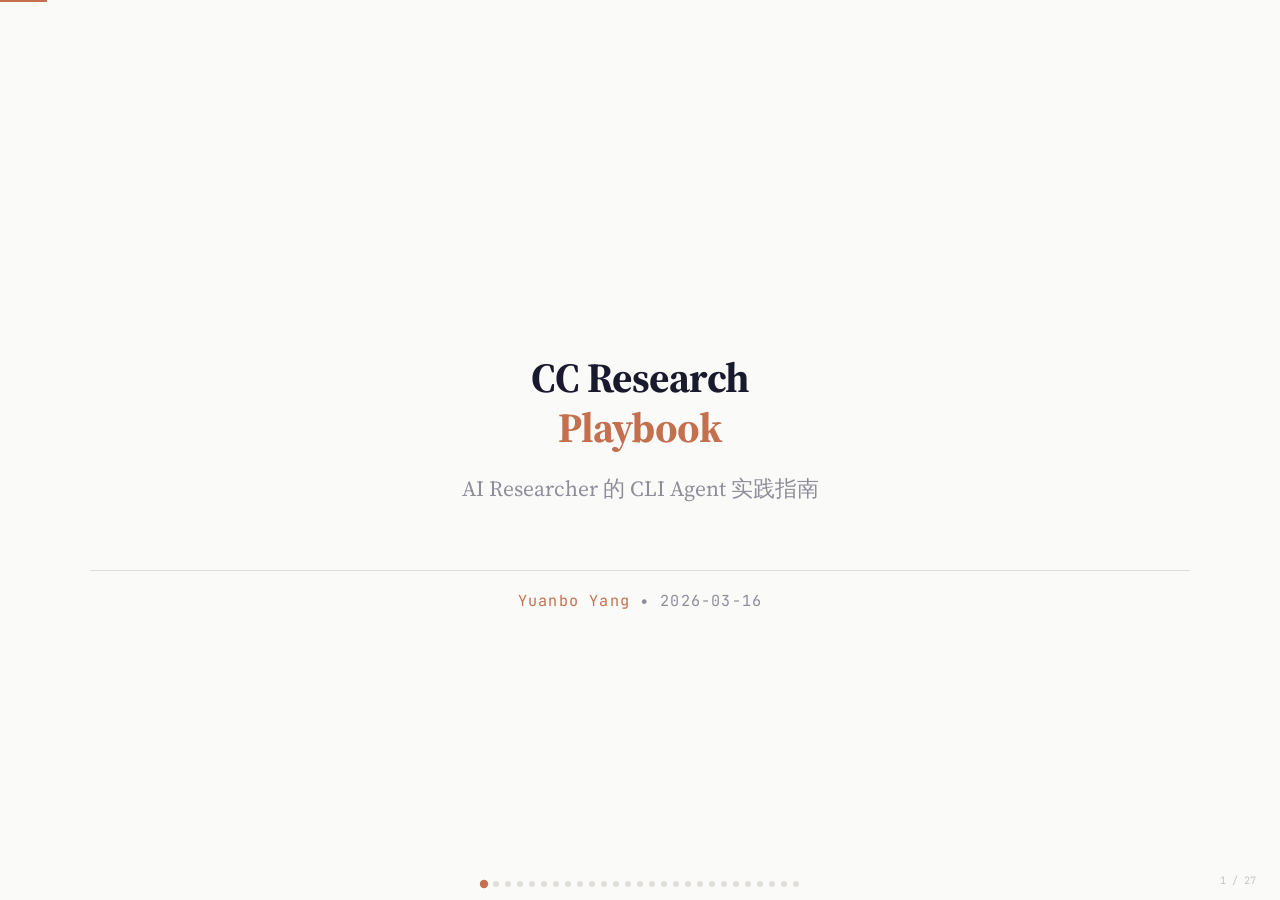
<file: slides/presentation.html>
<!DOCTYPE html>
<html lang="zh-CN">
<head>
<meta charset="UTF-8">
<meta name="viewport" content="width=device-width, initial-scale=1.0">
<title>CC Research Playbook</title>
<link rel="preconnect" href="https://fonts.googleapis.com">
<link href="https://fonts.googleapis.com/css2?family=Inter:wght@400;500;600;700&family=JetBrains+Mono:wght@400;500;700&family=Source+Serif+4:ital,wght@0,400;0,600;0,700;1,400&display=swap" rel="stylesheet">
<style>
/* ===========================================
   THEME: Academic Light (Anthropic-inspired)
   Migrated from Terminal Green theme.
   All class names preserved for HTML compatibility.
   =========================================== */

/* --- Google Fonts (add to HTML <head>):
   <link href="https://fonts.googleapis.com/css2?family=Inter:wght@400;500;600;700&family=JetBrains+Mono:wght@400;500;700&family=Source+Serif+4:ital,wght@0,400;0,600;0,700;1,400&display=swap" rel="stylesheet">
--- */

:root {
    --bg-primary: #FAFAF8;
    --bg-secondary: #F0EFEB;
    --bg-card: #FFFFFF;
    --border-green: #E0DED8;  /* keep var name for compat */
    --text-primary: #1A1A2E;
    --text-secondary: #3D3D50;
    --text-dim: #8E8E9A;
    --text-body: #3D3D50;
    --accent: #C4704F;
    --accent-glow: transparent;
    --highlight: #C4704F;
    --highlight-glow: transparent;

    --font-display: 'Source Serif 4', Georgia, serif;
    --font-body: 'Inter', -apple-system, sans-serif;
    --font-mono: 'JetBrains Mono', monospace;

    --title-size: clamp(1.8rem, 5vw, 3.5rem);
    --h2-size: clamp(1.4rem, 3.5vw, 2.4rem);
    --h3-size: clamp(1.1rem, 2.5vw, 1.6rem);
    --body-size: clamp(0.75rem, 1.4vw, 1.05rem);
    --small-size: clamp(0.65rem, 1vw, 0.85rem);
    --label-size: clamp(0.6rem, 0.9vw, 0.75rem);

    --slide-padding: clamp(1.5rem, 4vw, 4rem);
    --content-gap: clamp(0.8rem, 2vw, 1.8rem);
    --element-gap: clamp(0.3rem, 1vw, 0.8rem);

    --ease-out-expo: cubic-bezier(0.16, 1, 0.3, 1);
    --duration: 0.6s;

    --radius: 8px;
    --shadow-sm: 0 1px 3px rgba(0,0,0,0.06);
    --shadow-md: 0 4px 12px rgba(0,0,0,0.08);
}

* { margin: 0; padding: 0; box-sizing: border-box; }

html {
    height: 100%;
    overflow: hidden;
}

body {
    font-family: var(--font-body);
    background: var(--bg-primary);
    color: var(--text-body);
    height: 100%;
    display: flex;
    flex-wrap: nowrap;
    overflow-x: auto;
    overflow-y: hidden;
    scroll-snap-type: x mandatory;
    scroll-behavior: smooth;
    -webkit-font-smoothing: antialiased;
}

/* Scanline overlay — REMOVED for Academic Light */
/* body::after intentionally omitted */

/* ===========================================
   SLIDE BASE
   =========================================== */
.slide {
    width: 100vw;
    min-width: 100vw;
    height: 100vh;
    height: 100dvh;
    overflow: hidden;
    scroll-snap-align: start;
    flex-shrink: 0;
    display: flex;
    flex-direction: column;
    justify-content: center;
    align-items: center;
    position: relative;
    padding: var(--slide-padding);
}

.slide-content {
    flex: 1;
    display: flex;
    flex-direction: column;
    justify-content: center;
    max-height: 100%;
    max-width: min(90vw, 1100px);
    width: 100%;
    overflow: hidden;
    gap: var(--content-gap);
}

/* ===========================================
   TYPOGRAPHY
   =========================================== */
h1 {
    font-family: var(--font-display);
    font-size: var(--title-size);
    color: var(--text-primary);
    font-weight: 700;
    line-height: 1.2;
    letter-spacing: -0.02em;
    /* no text-shadow in light theme */
}

h2 {
    font-family: var(--font-display);
    font-size: var(--h2-size);
    color: var(--text-primary);
    font-weight: 600;
    line-height: 1.3;
    letter-spacing: -0.01em;
}

h3 {
    font-family: var(--font-display);
    font-size: var(--h3-size);
    color: var(--text-secondary);
    font-weight: 500;
    line-height: 1.3;
}

p, li {
    font-size: var(--body-size);
    line-height: 1.6;
    color: var(--text-body);
}

.accent { color: var(--accent); }
.highlight { color: var(--highlight); font-weight: 600; /* no text-shadow */ }
.dim { color: var(--text-dim); }
.mono { font-family: var(--font-mono); }

.subtitle {
    font-family: var(--font-display);
    font-size: var(--h3-size);
    color: var(--text-dim);
    font-weight: 400;
}

.big-quote {
    font-family: var(--font-display);
    font-size: clamp(1rem, 2.5vw, 1.8rem);
    color: var(--text-primary);
    border-left: 3px solid var(--accent);
    padding-left: clamp(0.8rem, 2vw, 1.5rem);
    background: var(--bg-secondary);
    padding: clamp(0.8rem, 2vw, 1.5rem);
    border-radius: 0 var(--radius) var(--radius) 0;
    line-height: 1.5;
}

/* ===========================================
   CURSOR BLINK
   =========================================== */
.cursor::after {
    content: '_';
    animation: blink 1s step-end infinite;
    color: var(--text-primary);
}
@keyframes blink { 50% { opacity: 0; } }

/* ===========================================
   CARDS & GRIDS
   =========================================== */
.terminal-box {
    background: var(--bg-card);
    border: 1px solid var(--border-green);
    border-radius: var(--radius);
    padding: clamp(0.6rem, 1.5vw, 1.2rem);
    font-family: var(--font-mono);
    font-size: var(--small-size);
    color: var(--text-secondary);
    line-height: 1.5;
    box-shadow: var(--shadow-sm);
}

.feature-grid {
    display: grid;
    grid-template-columns: repeat(auto-fit, minmax(min(100%, 240px), 1fr));
    gap: clamp(0.5rem, 1.5vw, 1rem);
}

.feature-card {
    background: var(--bg-card);
    border: 1px solid var(--border-green);
    border-radius: var(--radius);
    padding: clamp(0.6rem, 1.5vw, 1rem);
    box-shadow: var(--shadow-sm);
}

.feature-card h3 {
    font-size: var(--small-size);
    color: var(--accent);
    margin-bottom: var(--element-gap);
    text-transform: uppercase;
    letter-spacing: 0.05em;
}

.feature-card p {
    font-size: var(--small-size);
    color: var(--text-body);
}

/* ===========================================
   TABLES
   =========================================== */
.terminal-table {
    width: 100%;
    border-collapse: collapse;
    font-size: var(--small-size);
}

.terminal-table th, .terminal-table td {
    border: 1px solid var(--border-green);
    padding: clamp(0.3rem, 0.8vw, 0.6rem) clamp(0.4rem, 1vw, 0.8rem);
    text-align: left;
}

.terminal-table th {
    background: var(--bg-secondary);
    color: var(--text-primary);
    font-family: var(--font-mono);
    font-weight: 600;
    font-size: var(--label-size);
    text-transform: uppercase;
    letter-spacing: 0.05em;
}

.terminal-table td {
    color: var(--text-body);
}

/* ===========================================
   LISTS
   =========================================== */
.bullet-list {
    list-style: none;
    display: flex;
    flex-direction: column;
    gap: var(--element-gap);
}

.bullet-list li {
    padding-left: 1.2em;
    position: relative;
    font-size: var(--body-size);
}

.bullet-list li::before {
    content: '>';
    position: absolute;
    left: 0;
    color: var(--accent);
    font-family: var(--font-mono);
    font-weight: 700;
}

/* ===========================================
   SECTION TITLE SLIDES
   =========================================== */
.section-title-slide {
    background: var(--bg-primary);
    /* no radial gradient — clean white */
}

.section-title-slide h1 {
    font-size: clamp(2rem, 6vw, 4.5rem);
}

.section-number {
    font-family: var(--font-mono);
    font-size: var(--label-size);
    color: var(--accent);
    text-transform: uppercase;
    letter-spacing: 0.15em;
    margin-bottom: var(--element-gap);
}

/* ===========================================
   COMPARISON (Before/After, Left/Right)
   =========================================== */
.comparison-grid {
    display: grid;
    grid-template-columns: 1fr auto 1fr;
    gap: clamp(0.5rem, 1.5vw, 1.2rem);
    align-items: center;
}

@media (max-width: 600px) {
    .comparison-grid { grid-template-columns: 1fr; }
}

.comparison-col {
    background: var(--bg-card);
    border: 1px solid var(--border-green);
    border-radius: var(--radius);
    padding: clamp(0.5rem, 1.2vw, 1rem);
    box-shadow: var(--shadow-sm);
}

.comparison-col.bad { border-color: #DC6868; }
.comparison-col.good { border-color: var(--accent); }

.comparison-col h3 {
    font-size: var(--small-size);
    margin-bottom: var(--element-gap);
}

.comparison-col.bad h3 { color: #DC6868; }
.comparison-col.good h3 { color: var(--accent); }

/* ===========================================
   DIAGRAM (monospace boxes)
   =========================================== */
.diagram {
    font-family: var(--font-mono);
    font-size: clamp(0.55rem, 1vw, 0.8rem);
    color: var(--text-secondary);
    white-space: pre;
    line-height: 1.4;
    overflow: hidden;
}

/* ===========================================
   ANIMATIONS
   =========================================== */
.reveal {
    opacity: 0;
    transform: translateY(20px);
    transition: opacity var(--duration) var(--ease-out-expo),
                transform var(--duration) var(--ease-out-expo);
}

.slide.visible .reveal {
    opacity: 1;
    transform: translateY(0);
}

.reveal:nth-child(2) { transition-delay: 0.1s; }
.reveal:nth-child(3) { transition-delay: 0.2s; }
.reveal:nth-child(4) { transition-delay: 0.25s; }
.reveal:nth-child(5) { transition-delay: 0.3s; }
.reveal:nth-child(6) { transition-delay: 0.35s; }

/* ===========================================
   PROGRESS BAR & NAV
   =========================================== */
.progress-bar {
    position: fixed;
    top: 0;
    left: 0;
    height: 2px;
    background: var(--accent);
    z-index: 1000;
    transition: width 0.3s ease;
    /* no box-shadow glow in light theme */
}

.nav-dots {
    position: fixed;
    bottom: clamp(0.5rem, 1.5vh, 1rem);
    left: 50%;
    transform: translateX(-50%);
    display: flex;
    flex-direction: row;
    gap: 6px;
    z-index: 1000;
}

.nav-dot {
    width: 6px;
    height: 6px;
    border-radius: 50%;
    background: var(--border-green);
    cursor: pointer;
    transition: all 0.3s ease;
    border: none;
    padding: 0;
}

.nav-dot.active {
    background: var(--accent);
    transform: scale(1.4);
    /* no box-shadow glow */
}

/* ===========================================
   SLIDE REFERENCES (override inline styles)
   =========================================== */
.slide > p[style*="position:absolute"][style*="bottom:"] {
    font-size: clamp(0.72rem, 0.95vw, 0.85rem) !important;
    opacity: 0.8 !important;
    color: #6B6B7B !important;
    border-top: 1px solid #E0DED8;
    padding-top: 0.5rem;
    font-family: var(--font-mono) !important;
}

.slide > p[style*="position:absolute"] a {
    color: var(--accent) !important;
    text-decoration: none;
    border-bottom: 1px dotted var(--accent);
    font-weight: 500;
}

/* ===========================================
   RESPONSIVE
   =========================================== */
@media (max-height: 700px) {
    :root {
        --slide-padding: clamp(1rem, 3vw, 2.5rem);
        --content-gap: clamp(0.5rem, 1.5vw, 1.2rem);
        --title-size: clamp(1.4rem, 4.5vw, 2.5rem);
        --h2-size: clamp(1.1rem, 3vw, 1.8rem);
    }
}

@media (max-height: 600px) {
    :root {
        --slide-padding: clamp(0.8rem, 2.5vw, 1.8rem);
        --content-gap: clamp(0.4rem, 1vw, 0.8rem);
        --title-size: clamp(1.2rem, 4vw, 2rem);
        --body-size: clamp(0.65rem, 1.2vw, 0.9rem);
    }
    .nav-dots { display: none; }
}

@media (max-height: 500px) {
    :root {
        --slide-padding: clamp(0.5rem, 2vw, 1.2rem);
        --title-size: clamp(1rem, 3.5vw, 1.6rem);
        --body-size: clamp(0.6rem, 1vw, 0.8rem);
    }
}

@media (max-width: 768px) {
    :root { --title-size: clamp(1.5rem, 7vw, 2.5rem); }
    .feature-grid { grid-template-columns: 1fr; }
}

@media (prefers-reduced-motion: reduce) {
    *, *::before, *::after {
        animation-duration: 0.01ms !important;
        transition-duration: 0.2s !important;
    }
    html { scroll-behavior: auto; }
    body { scroll-behavior: auto; }
}
</style>
</head>
<body>
<div class="progress-bar" id="progressBar"></div>
<nav class="nav-dots" id="navDots"></nav>
<div class="slide-counter mono dim" id="slideCounter" style="position:fixed;bottom:clamp(0.5rem,1.5vh,1rem);right:clamp(0.8rem,2vw,1.5rem);font-size:clamp(0.6rem,0.8vw,0.75rem);z-index:1000;opacity:0.5;">1 / 1</div>
<!-- ============================================================
     Opening — Slide 1 (Title only)
     ============================================================ -->

<!-- Slide 1: Title -->
<section class="slide section-title-slide" id="slide-1">
  <div class="slide-content">
    <div class="reveal" style="text-align:center; padding-top: 4rem;">
      <h1 class="reveal" style="font-size: 2.6rem; line-height: 1.2; margin-bottom: 1.2rem;">
        CC Research<br>
        <span class="accent">Playbook</span>
      </h1>
      <p class="subtitle reveal" style="font-size: 1.35rem; margin-bottom: 3rem;">
        AI Researcher 的 CLI Agent 实践指南
      </p>
      <div class="reveal dim" style="font-size: 0.95rem; letter-spacing: 0.08em; margin-top: 4rem; border-top: 1px solid #E0DED8; padding-top: 1.2rem;">
        <span class="mono accent">Yuanbo Yang</span>
        &nbsp;&bull;&nbsp;
        <span class="mono">2026-03-16</span>
      </div>
    </div>
  </div>
</section>
<!-- ============================================================
     Part 1: 范式之争 + 系统架构 + Context is All You Need
     ============================================================ -->

<!-- Slide: 范式之争 — Same Model, Different Harness -->
<section class="slide" id="slide-paradigm">
  <div class="slide-content">
    <h2>同一个模型，不同的 <span class="accent">Harness</span></h2>
    <p class="dim" style="font-size:0.95rem;margin-top:-0.3rem;">
      Cursor、Codex、Claude Code 底层使用相同模型 — 能力差异来自 harness 设计。
    </p>

    <div class="comparison-grid reveal" style="margin-top: 2rem;">
      <div class="terminal-box" style="text-align:center; padding: 2rem 1.5rem;">
        <div class="dim" style="font-size:0.75rem; letter-spacing:0.12em; margin-bottom:0.75rem; text-transform:uppercase;">
          IDE 内嵌助手
        </div>
        <div style="font-size:0.95rem; line-height:1.8; color:#8E8E9A;">
          单轮问答，用户驱动<br>
          文本生成，作用于当前文件<br>
          无工具调用，无自主验证
        </div>
      </div>

      <div style="display:flex; align-items:center; justify-content:center; font-size: 2rem; color:rgba(196,112,79,0.40);">
        &#x2260;
      </div>

      <div class="terminal-box" style="text-align:center; padding: 2rem 1.5rem; border-color:rgba(196,112,79,0.40);">
        <div class="accent" style="font-size:0.75rem; letter-spacing:0.12em; margin-bottom:0.75rem; text-transform:uppercase;">
          CLI Agent (ReAct Loop)
        </div>
        <div style="font-size:0.95rem; line-height:1.8; color:#2D2D40;">
          自主循环：plan &#x2192; act &#x2192; verify<br>
          工具调用：编辑、搜索、执行、部署<br>
          跨项目感知，自我验证
        </div>
      </div>
    </div>

    <div class="terminal-box reveal" style="margin-top:1.5rem; padding:1rem 1.5rem; text-align:center;">
      <span style="font-size:1.05rem; color:#1A1A2E;">
        "The model didn't change. The <span class="accent">harness</span> around it did."
      </span>
    </div>
  </div>

  <p class="mono dim" style="position:absolute;bottom:clamp(0.4rem,1vh,0.8rem);left:clamp(1rem,3vw,3rem);right:clamp(1rem,3vw,3rem);font-size:clamp(0.5rem,0.7vw,0.65rem);opacity:0.5;line-height:1.6;">
    [1] Anthropic, "Effective Harnesses for Long-Running Agents" — <a href="https://www.anthropic.com/engineering/effective-harnesses-for-long-running-agents">anthropic.com ↗</a><br>
    [2] OpenAI, "Harness Engineering" — <a href="https://openai.com/index/harness-engineering/">openai.com ↗</a>
  </p>
</section>

<!-- Slide: Context is All You Need -->
<section class="slide" id="slide-context-core">
  <div class="slide-content">
    <h2><span class="accent">Context</span> is All You Need</h2>
    <p class="dim" style="font-size:0.95rem;margin-top:-0.3rem;">
      CLI Agent 的一切工程化手段，都围绕一个核心：如何管理 context。
    </p>

    <div style="display:grid;grid-template-columns:repeat(3,1fr);gap:1.2rem;margin-top:1.8rem;">
      <!-- Input -->
      <div class="terminal-box" style="padding:1.5rem;border-left:3px solid #16A34A;display:flex;flex-direction:column;gap:0.8rem;">
        <div style="display:flex;align-items:center;gap:0.6rem;">
          <span class="mono" style="color:#16A34A;font-size:0.85rem;font-weight:700;letter-spacing:0.1em;">INPUT</span>
        </div>
        <p style="font-size:1.05rem;color:#1A1A2E;font-weight:600;">
          Feed sufficient context
        </p>
        <p style="font-size:0.85rem;color:#6B6B7B;line-height:1.6;">
          用 Brainstorming 明确需求<br>
          用 Paper Agent 管理文献<br>
          用 Skills 注入领域知识
        </p>
        <div style="margin-top:auto;padding-top:0.6rem;border-top:1px solid #E0DED8;">
          <p class="mono dim" style="font-size:0.75rem;">Skills · MCP · CLAUDE.md</p>
        </div>
      </div>

      <!-- Output -->
      <div class="terminal-box" style="padding:1.5rem;border-left:3px solid #2563EB;display:flex;flex-direction:column;gap:0.8rem;">
        <div style="display:flex;align-items:center;gap:0.6rem;">
          <span class="mono" style="color:#2563EB;font-size:0.85rem;font-weight:700;letter-spacing:0.1em;">OUTPUT</span>
        </div>
        <p style="font-size:1.05rem;color:#1A1A2E;font-weight:600;">
          Drive efficient decisions
        </p>
        <p style="font-size:0.85rem;color:#6B6B7B;line-height:1.6;">
          自动化 Code Review<br>
          Hook 驱动的质量门禁<br>
          Pipeline 串联工作流
        </p>
        <div style="margin-top:auto;padding-top:0.6rem;border-top:1px solid #E0DED8;">
          <p class="mono dim" style="font-size:0.75rem;">Hooks · Subagents · Loop</p>
        </div>
      </div>

      <!-- Management -->
      <div class="terminal-box" style="padding:1.5rem;border-left:3px solid #D97706;display:flex;flex-direction:column;gap:0.8rem;">
        <div style="display:flex;align-items:center;gap:0.6rem;">
          <span class="mono" style="color:#D97706;font-size:0.85rem;font-weight:700;letter-spacing:0.1em;">MANAGEMENT</span>
        </div>
        <p style="font-size:1.05rem;color:#1A1A2E;font-weight:600;">
          Keep the agent clear-headed
        </p>
        <p style="font-size:0.85rem;color:#6B6B7B;line-height:1.6;">
          知识内化为文档 (CLAUDE.md)<br>
          及时压缩 (/compact)<br>
          重活外包给 Subagent
        </p>
        <div style="margin-top:auto;padding-top:0.6rem;border-top:1px solid #E0DED8;">
          <p class="mono dim" style="font-size:0.75rem;">Memory · /compact · Subagent</p>
        </div>
      </div>
    </div>

    <p class="mono dim" style="text-align:center;margin-top:1.2rem;font-size:0.82rem;">
      Skills, Hooks, Sub-Agent, MCP &mdash; 都服务于同一目标：<span class="highlight">engineering the context.</span>
    </p>
  </div>
  <p class="mono dim" style="position:absolute;bottom:clamp(0.4rem,1vh,0.8rem);left:clamp(1rem,3vw,3rem);right:clamp(1rem,3vw,3rem);font-size:clamp(0.5rem,0.7vw,0.65rem);opacity:0.5;line-height:1.6;">
    [3] Anthropic, "Effective Context Engineering for AI Agents" — <a href="https://www.anthropic.com/engineering/effective-context-engineering-for-ai-agents">anthropic.com ↗</a><br>
    [4] Manus, "Context Engineering" — <a href="https://manus.im/blog/context-engineering">manus.im ↗</a>
  </p>
</section>
<!-- ============================================================
     Part 2: 实践篇 — Features Serving Context
     ============================================================ -->

<!-- Slide: Key Tips (merged from @systematicls + Boris) -->
<section class="slide" id="slide-tips">
  <div class="slide-content">
    <h2>Key Tips <span class="dim">精选</span></h2>

    <div style="display:grid;grid-template-columns:1fr 1fr;gap:1.2rem;margin-top:1.2rem;">
      <!-- Left: Workflow Tips -->
      <div style="display:flex;flex-direction:column;gap:0.6rem;">
        <p class="mono dim" style="font-size:0.75rem;letter-spacing:0.1em;">WORKFLOW</p>
        <div class="terminal-box" style="padding:0.8rem 1rem;">
          <span class="accent mono" style="font-size:0.85rem;font-weight:700;">git worktree 多会话并行</span>
          <p class="dim" style="font-size:0.8rem;margin-top:0.2rem;">同时运行多个 Claude 实例，互不干扰</p>
        </div>
        <div class="terminal-box" style="padding:0.8rem 1rem;">
          <span class="accent mono" style="font-size:0.85rem;font-weight:700;">先 Plan Mode 再实现</span>
          <p class="dim" style="font-size:0.8rem;margin-top:0.2rem;">一个 Claude 写计划，另一个审计划</p>
        </div>
        <div class="terminal-box" style="padding:0.8rem 1rem;">
          <span class="accent mono" style="font-size:0.85rem;font-weight:700;">"use subagents" 投入更多计算</span>
          <p class="dim" style="font-size:0.8rem;margin-top:0.2rem;">主 context 保持干净，重活外包</p>
        </div>
        <div class="terminal-box" style="padding:0.8rem 1rem;">
          <span class="accent mono" style="font-size:0.85rem;font-weight:700;">定义终点</span>
          <p class="dim" style="font-size:0.8rem;margin-top:0.2rem;">测试驱动 / CONTRACT.md 验收标准</p>
        </div>
      </div>

      <!-- Right: Discipline Tips -->
      <div style="display:flex;flex-direction:column;gap:0.6rem;">
        <p class="mono dim" style="font-size:0.75rem;letter-spacing:0.1em;">DISCIPLINE</p>
        <div class="terminal-box" style="padding:0.8rem 1rem;">
          <span class="accent mono" style="font-size:0.85rem;font-weight:700;">每次纠正后更新 CLAUDE.md</span>
          <p class="dim" style="font-size:0.8rem;margin-top:0.2rem;">同类错误不再复现</p>
        </div>
        <div class="terminal-box" style="padding:0.8rem 1rem;">
          <span class="accent mono" style="font-size:0.85rem;font-weight:700;">日常操作做成 Skills</span>
          <p class="dim" style="font-size:0.8rem;margin-top:0.2rem;">每天 &gt;1 次的操作 → 自定义 slash command</p>
        </div>
        <div class="terminal-box" style="padding:0.8rem 1rem;">
          <span class="accent mono" style="font-size:0.85rem;font-weight:700;">利用讨好倾向</span>
          <p class="dim" style="font-size:0.8rem;margin-top:0.2rem;">用中立 Prompt，防止 Agent 编造</p>
        </div>
        <div class="terminal-box" style="padding:0.8rem 1rem;">
          <span class="accent mono" style="font-size:0.85rem;font-weight:700;">定期清理 CLAUDE.md</span>
          <p class="dim" style="font-size:0.8rem;margin-top:0.2rem;">让 Agent 自我整理，删除矛盾规则</p>
        </div>
      </div>
    </div>
  </div>
  <p class="mono dim" style="position:absolute;bottom:clamp(0.4rem,1vh,0.8rem);left:clamp(1rem,3vw,3rem);right:clamp(1rem,3vw,3rem);font-size:clamp(0.5rem,0.7vw,0.65rem);opacity:0.5;line-height:1.6;">
    [5] @bcherny, "10 Tips for Claude Code" — <a href="https://x.com/bcherny">x.com/bcherny ↗</a><br>
    [6] @systematicls, "9 Coding Agent Principles" — <a href="https://x.com/systematicls">x.com/systematicls ↗</a>
  </p>
</section>

<!-- Slide: Motivation — 现状 -->
<section class="slide" id="slide-motivation">
  <div class="slide-content">
    <h2>现状：最佳实践在<span class="accent">快速迭代</span></h2>
    <p class="dim" style="font-size:0.95rem;margin-top:-0.3rem;">
      CLI Agent 生态每周都在变 — 新 feature、新 pattern、新 workflow 层出不穷。
    </p>

    <div style="display:grid;grid-template-columns:1fr 1fr;gap:1.2rem;margin-top:1.5rem;">
      <div class="terminal-box" style="padding:1.2rem 1.4rem;">
        <p class="mono accent" style="font-size:0.8rem;letter-spacing:0.1em;margin-bottom:0.8rem;">COMMUNITY VOICES</p>
        <ul style="list-style:none;padding:0;margin:0;display:flex;flex-direction:column;gap:0.6rem;">
          <li class="mono" style="font-size:0.85rem;color:#2D2D40;">
            <span class="accent">@bcherny</span> <span class="dim">— 10 Tips for Claude Code</span>
            <a href="https://x.com/bcherny" style="color:#9CA3AF;font-size:0.7rem;margin-left:0.3rem;">↗</a>
          </li>
          <li class="mono" style="font-size:0.85rem;color:#2D2D40;">
            <span class="accent">@trq212</span> <span class="dim">— Anthropic 内部 Skills 九大分类</span>
            <a href="https://x.com/trq212/status/2033949937936085378" style="color:#9CA3AF;font-size:0.7rem;margin-left:0.3rem;">↗</a>
          </li>
          <li class="mono" style="font-size:0.85rem;color:#2D2D40;">
            <span class="accent">@systematicls</span> <span class="dim">— 9 Coding Agent Principles</span>
            <a href="https://x.com/systematicls" style="color:#9CA3AF;font-size:0.7rem;margin-left:0.3rem;">↗</a>
          </li>
          <li class="mono" style="font-size:0.85rem;color:#2D2D40;">
            <span class="accent">@HiTw93</span> <span class="dim">— 六层架构深度解析</span>
            <a href="https://x.com/HiTw93/status/2032091246588518683" style="color:#9CA3AF;font-size:0.7rem;margin-left:0.3rem;">↗</a>
          </li>
          <li class="mono" style="font-size:0.85rem;color:#2D2D40;">
            <span class="accent">胡渊鸣</span> <span class="dim">— 如何给 10 个 Claude Code 打工</span>
            <a href="https://x.com/taaborlin" style="color:#9CA3AF;font-size:0.7rem;margin-left:0.3rem;">↗</a>
          </li>
          <li class="mono" style="font-size:0.85rem;color:#2D2D40;">
            <span class="accent">AReaL</span> <span class="dim">— 32 天零手打代码构建分布式 RL</span>
            <a href="https://zhuanlan.zhihu.com/p/2003269671630165191" style="color:#9CA3AF;font-size:0.7rem;margin-left:0.3rem;">↗</a>
          </li>
        </ul>
      </div>

      <div style="display:flex;flex-direction:column;gap:0.8rem;">
        <div class="terminal-box" style="padding:1.2rem 1.4rem;flex:1;">
          <p class="mono dim" style="font-size:0.8rem;margin-bottom:0.5rem;">THE PROBLEM</p>
          <p style="color:#1A1A2E;font-size:0.95rem;line-height:1.6;">
            新 feature 不断涌现<br>
            每个人的 workflow 都不一样<br>
            <span class="highlight">不知道从哪里开始</span>
          </p>
        </div>
        <div class="terminal-box" style="padding:1.2rem 1.4rem;flex:1;border-color:rgba(196,112,79,0.35);">
          <p class="mono accent" style="font-size:0.8rem;margin-bottom:0.5rem;">OUR APPROACH</p>
          <p style="color:#1A1A2E;font-size:0.95rem;line-height:1.6;">
            不追单个 feature<br>
            围绕 <span class="highlight">Context</span> 理解每个工具的角色<br>
            建立可复用的工作流
          </p>
        </div>
      </div>
    </div>
  </div>
</section>

<!-- Slide: Common Failure Patterns -->
<section class="slide" id="slide-failures">
  <div class="slide-content">
    <h2>常见<span class="accent">失败模式</span></h2>

    <div class="terminal-box" style="margin-top:1.2rem;padding:0;">
      <table class="terminal-table" style="width:100%;border-collapse:collapse;">
        <thead>
          <tr>
            <th style="padding:0.65rem 1rem;text-align:left;border-bottom:1px solid #E0DED8;color:#9CA3AF;font-size:0.8rem;width:20%;">失败模式</th>
            <th style="padding:0.65rem 1rem;text-align:left;border-bottom:1px solid #E0DED8;color:#9CA3AF;font-size:0.8rem;width:38%;">问题</th>
            <th style="padding:0.65rem 1rem;text-align:left;border-bottom:1px solid #E0DED8;color:#9CA3AF;font-size:0.8rem;width:42%;">解决方案</th>
          </tr>
        </thead>
        <tbody>
          <tr style="border-bottom:1px solid #E8E8E4;">
            <td class="highlight" style="padding:0.6rem 1rem;font-size:0.85rem;font-weight:700;">厨房水槽 Session</td>
            <td style="padding:0.6rem 1rem;color:#8E8E9A;font-size:0.85rem;">无关任务混入同一会话，context 污染</td>
            <td style="padding:0.6rem 1rem;font-size:0.85rem;">切换任务前 <span class="accent mono">/clear</span></td>
          </tr>
          <tr style="border-bottom:1px solid #E8E8E4;">
            <td class="highlight" style="padding:0.6rem 1rem;font-size:0.85rem;font-weight:700;">反复纠正</td>
            <td style="padding:0.6rem 1rem;color:#8E8E9A;font-size:0.85rem;">失败尝试堆积，全是错误历史</td>
            <td style="padding:0.6rem 1rem;font-size:0.85rem;">纠正 2 次后 <span class="accent mono">/clear</span>，重新给干净 context</td>
          </tr>
          <tr style="border-bottom:1px solid #E8E8E4;">
            <td class="highlight" style="padding:0.6rem 1rem;font-size:0.85rem;font-weight:700;">CLAUDE.md 过长</td>
            <td style="padding:0.6rem 1rem;color:#8E8E9A;font-size:0.85rem;">内容太多被忽略，规则互相矛盾</td>
            <td style="padding:0.6rem 1rem;font-size:0.85rem;">无情删减 + IF-ELSE 目录 + <span class="accent mono">Skills</span></td>
          </tr>
          <tr style="border-bottom:1px solid #E8E8E4;">
            <td class="highlight" style="padding:0.6rem 1rem;font-size:0.85rem;font-weight:700;">信任验证差距</td>
            <td style="padding:0.6rem 1rem;color:#8E8E9A;font-size:0.85rem;">边界 case 未覆盖，Agent 悄悄走错路</td>
            <td style="padding:0.6rem 1rem;font-size:0.85rem;">提供可验证的完成标准 <span class="mono dim">(CONTRACT.md)</span></td>
          </tr>
          <tr>
            <td class="highlight" style="padding:0.6rem 1rem;font-size:0.85rem;font-weight:700;">无限探索</td>
            <td style="padding:0.6rem 1rem;color:#8E8E9A;font-size:0.85rem;">context 耗尽前仍在漫无目的探索</td>
            <td style="padding:0.6rem 1rem;font-size:0.85rem;">缩小范围 或 <span class="accent mono">subagent</span> 隔离探索</td>
          </tr>
        </tbody>
      </table>
    </div>

    <p class="mono dim" style="text-align:center;margin-top:1rem;font-size:0.82rem;">
      所有失败模式的根因都是同一个：<span class="highlight">context 管理失控</span>
    </p>
  </div>
  <p class="mono dim" style="position:absolute;bottom:clamp(0.4rem,1vh,0.8rem);left:clamp(1rem,3vw,3rem);font-size:clamp(0.5rem,0.7vw,0.65rem);opacity:0.4;">Source: <a href="https://code.claude.com/docs/en/best-practices">code.claude.com/docs/en/best-practices ↗</a></p>
</section>

<!-- Slide: Features Serve Context (callback to Part 1) -->
<section class="slide" id="slide-features-context">
  <div class="slide-content">
    <h2>Connect the Dots：<span class="accent">Features</span> Serve Context</h2>
    <p class="dim" style="font-size:0.95rem;margin-top:-0.3rem;">
      Skills、Hooks、Sub-agent、Loop — 不是凭空出现的功能，而是服务于 context 三个维度的工具。
    </p>

    <div style="display:grid;grid-template-columns:repeat(3,1fr);gap:1rem;margin-top:1.8rem;">
      <!-- Input -->
      <div class="terminal-box" style="padding:1.2rem;border-left:3px solid #16A34A;">
        <p class="mono" style="color:#16A34A;font-size:0.8rem;font-weight:700;letter-spacing:0.1em;margin-bottom:0.6rem;">INPUT</p>
        <p style="font-size:0.9rem;color:#2D2D40;line-height:1.6;margin-bottom:0.8rem;">
          把足够的信息交给 Agent
        </p>
        <div style="display:flex;flex-wrap:wrap;gap:0.4rem;">
          <span class="mono" style="font-size:0.8rem;background:rgba(22,163,74,0.08);padding:0.2rem 0.5rem;border:1px solid #E0DED8;color:#16A34A;">Skills</span>
          <span class="mono" style="font-size:0.8rem;background:rgba(22,163,74,0.08);padding:0.2rem 0.5rem;border:1px solid #E0DED8;color:#16A34A;">MCP</span>
          <span class="mono" style="font-size:0.8rem;background:rgba(22,163,74,0.08);padding:0.2rem 0.5rem;border:1px solid #E0DED8;color:#16A34A;">CLAUDE.md</span>
        </div>
      </div>

      <!-- Output -->
      <div class="terminal-box" style="padding:1.2rem;border-left:3px solid #2563EB;">
        <p class="mono" style="color:#2563EB;font-size:0.8rem;font-weight:700;letter-spacing:0.1em;margin-bottom:0.6rem;">OUTPUT</p>
        <p style="font-size:0.9rem;color:#2D2D40;line-height:1.6;margin-bottom:0.8rem;">
          让 Agent 做高效决策和执行
        </p>
        <div style="display:flex;flex-wrap:wrap;gap:0.4rem;">
          <span class="mono" style="font-size:0.8rem;background:rgba(37,99,235,0.08);padding:0.2rem 0.5rem;border:1px solid #E0DED8;color:#2563EB;">Hooks</span>
          <span class="mono" style="font-size:0.8rem;background:rgba(37,99,235,0.08);padding:0.2rem 0.5rem;border:1px solid #E0DED8;color:#2563EB;">Sub-agents</span>
          <span class="mono" style="font-size:0.8rem;background:rgba(37,99,235,0.08);padding:0.2rem 0.5rem;border:1px solid #E0DED8;color:#2563EB;">Loop</span>
        </div>
      </div>

      <!-- Management -->
      <div class="terminal-box" style="padding:1.2rem;border-left:3px solid #D97706;">
        <p class="mono" style="color:#D97706;font-size:0.8rem;font-weight:700;letter-spacing:0.1em;margin-bottom:0.6rem;">MANAGEMENT</p>
        <p style="font-size:0.9rem;color:#2D2D40;line-height:1.6;margin-bottom:0.8rem;">
          保持 Agent 头脑清醒
        </p>
        <div style="display:flex;flex-wrap:wrap;gap:0.4rem;">
          <span class="mono" style="font-size:0.8rem;background:rgba(196,112,79,0.08);padding:0.2rem 0.5rem;border:1px solid #E0DED8;color:#D97706;">Memory</span>
          <span class="mono" style="font-size:0.8rem;background:rgba(196,112,79,0.08);padding:0.2rem 0.5rem;border:1px solid #E0DED8;color:#D97706;">/compact</span>
          <span class="mono" style="font-size:0.8rem;background:rgba(196,112,79,0.08);padding:0.2rem 0.5rem;border:1px solid #E0DED8;color:#D97706;">Sub-agent</span>
        </div>
      </div>
    </div>

    <div class="terminal-box" style="margin-top:1.2rem;padding:0.8rem 1.2rem;text-align:center;">
      <span style="font-size:0.95rem;color:#1A1A2E;">
        接下来逐一介绍：<span class="accent">Skills</span> → <span class="accent">Hooks</span> → <span class="accent">Sub-agents</span> → <span class="accent">Loop</span>
      </span>
    </div>
  </div>
</section>

<!-- Slide: Skills — What & Why -->
<section class="slide" id="slide-skills-intro">
  <div class="slide-content">
    <h2>Skills — 可复用工作流的<span class="accent">分发单元</span></h2>
    <p class="dim" style="font-size:0.9rem;margin-top:-0.3rem;">
      Markdown 文件（可含脚本、数据、模板），按需加载到 context，用完即释放。
    </p>

    <div style="display:grid;grid-template-columns:1fr 1fr;gap:1.5rem;margin-top:1.2rem;">
      <div style="display:flex;flex-direction:column;gap:0.8rem;">
        <div class="terminal-box" style="padding:1.2rem;">
          <p class="accent mono" style="font-size:0.8rem;font-weight:700;letter-spacing:0.1em;margin-bottom:0.5rem;">WHAT IS A SKILL?</p>
          <p style="color:#2D2D40;font-size:0.9rem;line-height:1.6;">
            一段 Agent 可直接消费的<span class="highlight">结构化知识</span><br>
            定义了 <span class="highlight">何时触发</span>、做什么、怎么做<br>
            本质：<span class="accent">工作流的可重复化分发</span>
          </p>
        </div>
        <div class="terminal-box" style="padding:1rem;border-color:rgba(196,112,79,0.25);">
          <p class="mono dim" style="font-size:0.75rem;margin-bottom:0.4rem;">ANTHROPIC OFFICIAL</p>
          <p style="color:#2D2D40;font-size:0.85rem;line-height:1.5;">
            Anthropic 内部有<span class="highlight">几百个活跃 Skills</span><br>
            覆盖从代码审查到运维手册的全流程
          </p>
        </div>
      </div>

      <div class="terminal-box" style="padding:1.2rem;">
        <p class="mono dim" style="font-size:0.8rem;letter-spacing:0.1em;margin-bottom:0.8rem;">POPULAR SKILLS</p>
        <ul style="list-style:none;padding:0;margin:0;display:flex;flex-direction:column;gap:0.5rem;">
          <li style="display:flex;gap:0.8rem;font-size:0.85rem;align-items:flex-start;">
            <a href="https://github.com/anthropics/claude-code/tree/main/skills" class="accent mono" style="min-width:9rem;flex-shrink:0;text-decoration:none;">notion-lifeos ↗</a>
            <span class="dim">Notion PARA 系统集成 — 任务/笔记/项目管理</span>
          </li>
          <li style="display:flex;gap:0.8rem;font-size:0.85rem;align-items:flex-start;">
            <a href="https://github.com/obra/superpowers" class="accent mono" style="min-width:9rem;flex-shrink:0;text-decoration:none;">frontend-design ↗</a>
            <span class="dim">生产级前端 UI 设计与代码生成</span>
          </li>
          <li style="display:flex;gap:0.8rem;font-size:0.85rem;align-items:flex-start;">
            <a href="https://github.com/pchaganti/gx-proactive-agent" class="accent mono" style="min-width:9rem;flex-shrink:0;text-decoration:none;">proactive-agent ↗</a>
            <span class="dim">让 Agent 从任务执行者变为主动协作者</span>
          </li>
          <li style="display:flex;gap:0.8rem;font-size:0.85rem;align-items:flex-start;">
            <a href="https://github.com/huggingface/skills" class="accent mono" style="min-width:9rem;flex-shrink:0;text-decoration:none;">hf-paper-pages ↗</a>
            <span class="dim">HuggingFace Daily Paper 检索与分析</span>
          </li>
          <li style="display:flex;gap:0.8rem;font-size:0.85rem;align-items:flex-start;">
            <a href="https://github.com/obra/superpowers" class="accent mono" style="min-width:9rem;flex-shrink:0;text-decoration:none;">superpowers ↗</a>
            <span class="dim">完整软件工程工作流 (brainstorm → plan → TDD)</span>
          </li>
        </ul>
      </div>
    </div>
  </div>
  <p class="mono dim" style="position:absolute;bottom:clamp(0.4rem,1vh,0.8rem);left:clamp(1rem,3vw,3rem);right:clamp(1rem,3vw,3rem);font-size:clamp(0.5rem,0.7vw,0.65rem);opacity:0.4;line-height:1.6;">
    Source: <a href="https://code.claude.com/docs/en/skills">code.claude.com/docs/en/skills ↗</a> &ensp;|&ensp; HF Paper Skill: <a href="https://github.com/huggingface/skills">github.com/huggingface/skills ↗</a>
  </p>
</section>

<!-- Slide: Skills — Value for Researchers -->
<section class="slide" id="slide-skills-value">
  <div class="slide-content">
    <h2>Skills 对研究者的<span class="accent">价值</span></h2>

    <div style="display:flex;flex-direction:column;gap:1.2rem;margin-top:1.5rem;">
      <div class="terminal-box" style="padding:1.2rem 1.5rem;border-left:3px solid #16A34A;">
        <div style="display:flex;align-items:flex-start;gap:1rem;">
          <span class="mono" style="color:#16A34A;font-size:1.2rem;font-weight:700;flex-shrink:0;">01</span>
          <div>
            <p class="highlight" style="font-size:1rem;margin-bottom:0.4rem;">Context 满了？整理成 Skill</p>
            <p style="color:#6B6B7B;font-size:0.9rem;line-height:1.6;">
              当你发现反复在 session 开头粘贴同样的背景信息，<br>
              说明这些知识该固化为 Skill — 按需加载，不占常驻 context
            </p>
          </div>
        </div>
      </div>

      <div class="terminal-box" style="padding:1.2rem 1.5rem;border-left:3px solid #2563EB;">
        <div style="display:flex;align-items:flex-start;gap:1rem;">
          <span class="mono" style="color:#2563EB;font-size:1.2rem;font-weight:700;flex-shrink:0;">02</span>
          <div>
            <p class="highlight" style="font-size:1rem;margin-bottom:0.4rem;">重复的 Workflow → 一键 Skill</p>
            <p style="color:#6B6B7B;font-size:0.9rem;line-height:1.6;">
              跑实验、写周报、做 slides、review 论文 — 只要做过两次以上的流程，<br>
              都值得写成 Skill，之后 <span class="accent mono">/skill-name</span> 一键复用，持续迭代优化
            </p>
          </div>
        </div>
      </div>

      <div class="terminal-box" style="padding:1.2rem 1.5rem;border-left:3px solid #D97706;">
        <div style="display:flex;align-items:flex-start;gap:1rem;">
          <span class="mono" style="color:#D97706;font-size:1.2rem;font-weight:700;flex-shrink:0;">03</span>
          <div>
            <p class="highlight" style="font-size:1rem;margin-bottom:0.4rem;">告别漫长 Prompt，维护 Skill 即可</p>
            <p style="color:#6B6B7B;font-size:0.9rem;line-height:1.6;">
              不需要每次都写 500 字的 prompt 描述需求和约束，<br>
              Skill 内已编码了所有流程、踩坑点和质量标准 — <span class="accent">用时加载，用完释放</span>
            </p>
          </div>
        </div>
      </div>
    </div>

    <div style="display:flex;gap:0.8rem;margin-top:1rem;">
      <div class="terminal-box" style="padding:0.6rem 1rem;flex:1;">
        <span class="accent mono" style="font-size:0.78rem;font-weight:700;">TIP</span>
        <span style="font-size:0.82rem;color:#6B6B7B;"> description 写「<span class="highlight">何时触发</span>」而非「我是什么」</span>
      </div>
      <div class="terminal-box" style="padding:0.6rem 1rem;flex:1;">
        <span class="accent mono" style="font-size:0.78rem;font-weight:700;">TIP</span>
        <span style="font-size:0.82rem;color:#6B6B7B;"> <span class="highlight">踩坑点</span>章节 = Skill 中信息量最大的部分</span>
      </div>
      <div class="terminal-box" style="padding:0.6rem 1rem;flex:1;">
        <span class="accent mono" style="font-size:0.78rem;font-weight:700;">TIP</span>
        <span style="font-size:0.82rem;color:#6B6B7B;"> <span class="highlight">渐进式披露</span> — 用子目录按需加载</span>
      </div>
    </div>
  </div>
  <p class="mono dim" style="position:absolute;bottom:clamp(0.4rem,1vh,0.8rem);left:clamp(1rem,3vw,3rem);font-size:clamp(0.5rem,0.7vw,0.65rem);opacity:0.4;">Tips: <a href="https://x.com/trq212/status/2033949937936085378">@trq212 ↗</a> &ensp;|&ensp; Source: <a href="https://code.claude.com/docs/en/skills">code.claude.com/docs/en/skills ↗</a></p>
</section>

<!-- Slide: The New Repetitive Labor -->
<section class="slide" id="slide-hooks-problem">
  <div class="slide-content">
    <h2>新的<span class="accent">重复劳动</span></h2>
    <p class="dim" style="font-size:0.9rem;margin-top:-0.3rem;">
      Claude Code 消灭了写代码的重复劳动 — 但践行 Best Practice 这件事本身，又成了新的重复劳动。
    </p>

    <div style="display:grid;grid-template-columns:1fr 1fr;gap:1.5rem;margin-top:1.5rem;">
      <div class="terminal-box" style="padding:1.3rem;border-color:rgba(220,104,104,0.25);">
        <p class="mono" style="color:#DC6868;font-size:0.8rem;font-weight:700;letter-spacing:0.1em;margin-bottom:0.8rem;">WE KEEP FORGETTING TO...</p>
        <ul style="list-style:none;padding:0;margin:0;display:flex;flex-direction:column;gap:0.6rem;">
          <li style="font-size:0.9rem;color:#2D2D40;display:flex;gap:0.6rem;align-items:flex-start;">
            <span style="color:#DC6868;">&#x2717;</span>
            <span>开 worktree 隔离工作 → 直接在 main 上改</span>
          </li>
          <li style="font-size:0.9rem;color:#2D2D40;display:flex;gap:0.6rem;align-items:flex-start;">
            <span style="color:#DC6868;">&#x2717;</span>
            <span>把重复 context 整理成 Skill → 每次重新粘贴</span>
          </li>
          <li style="font-size:0.9rem;color:#2D2D40;display:flex;gap:0.6rem;align-items:flex-start;">
            <span style="color:#DC6868;">&#x2717;</span>
            <span>按规范写 commit message → 随手一句话</span>
          </li>
          <li style="font-size:0.9rem;color:#2D2D40;display:flex;gap:0.6rem;align-items:flex-start;">
            <span style="color:#DC6868;">&#x2717;</span>
            <span>push 前 review diff → 直接 push</span>
          </li>
          <li style="font-size:0.9rem;color:#2D2D40;display:flex;gap:0.6rem;align-items:flex-start;">
            <span style="color:#DC6868;">&#x2717;</span>
            <span>清理 console.log → 带着调试代码上线</span>
          </li>
        </ul>
      </div>

      <div style="display:flex;flex-direction:column;gap:0.8rem;">
        <div class="terminal-box" style="padding:1.2rem;">
          <p class="mono dim" style="font-size:0.8rem;margin-bottom:0.5rem;">INCONSISTENCY</p>
          <p style="color:#2D2D40;font-size:0.9rem;line-height:1.6;">
            有些 repo 执行了规范<br>
            有些没有<br>
            <span class="highlight">执行力取决于记忆力</span>
          </p>
        </div>
        <div class="terminal-box" style="padding:1.2rem;border-color:rgba(196,112,79,0.35);">
          <p class="mono accent" style="font-size:0.8rem;margin-bottom:0.5rem;">THE IRONY</p>
          <p style="color:#2D2D40;font-size:0.9rem;line-height:1.6;">
            我们用 AI 消灭了代码的重复劳动<br>
            却在<span class="highlight">管理 AI</span> 这件事上<br>
            制造了新的重复劳动
          </p>
        </div>
      </div>
    </div>
  </div>
</section>

<!-- Slide: Hooks — Official Overview -->
<section class="slide" id="slide-hooks-solution">
  <div class="slide-content">
    <h2>Hooks — <span class="accent">确定性</span>地消灭重复劳动</h2>

    <div class="terminal-box" style="margin-top:0.8rem;padding:0.8rem 1.2rem;border-color:rgba(196,112,79,0.25);">
      <p style="font-size:0.88rem;color:#2D2D40;line-height:1.5;font-style:italic;">
        "Hooks are user-defined shell commands, HTTP endpoints, or LLM prompts that execute automatically at specific points in Claude Code's lifecycle."
      </p>
      <p class="mono dim" style="font-size:0.7rem;margin-top:0.3rem;">— code.claude.com/docs/en/hooks</p>
    </div>

    <div style="display:grid;grid-template-columns:1fr 1fr;gap:1.2rem;margin-top:1rem;">
      <!-- Left: Handler Types -->
      <div>
        <p class="mono dim" style="font-size:0.75rem;letter-spacing:0.1em;margin-bottom:0.6rem;">4 HANDLER TYPES</p>
        <div style="display:grid;grid-template-columns:1fr 1fr;gap:0.5rem;">
          <div class="terminal-box" style="padding:0.6rem 0.8rem;">
            <span class="accent mono" style="font-size:0.8rem;font-weight:700;">command</span>
            <p class="dim" style="font-size:0.72rem;margin-top:0.2rem;">Shell 脚本 via stdin/stdout</p>
          </div>
          <div class="terminal-box" style="padding:0.6rem 0.8rem;">
            <span class="accent mono" style="font-size:0.8rem;font-weight:700;">http</span>
            <p class="dim" style="font-size:0.72rem;margin-top:0.2rem;">POST 到 HTTP endpoint</p>
          </div>
          <div class="terminal-box" style="padding:0.6rem 0.8rem;">
            <span class="accent mono" style="font-size:0.8rem;font-weight:700;">prompt</span>
            <p class="dim" style="font-size:0.72rem;margin-top:0.2rem;">单轮 LLM 判断</p>
          </div>
          <div class="terminal-box" style="padding:0.6rem 0.8rem;">
            <span class="accent mono" style="font-size:0.8rem;font-weight:700;">agent</span>
            <p class="dim" style="font-size:0.72rem;margin-top:0.2rem;">Spawn subagent 执行</p>
          </div>
        </div>
      </div>

      <!-- Right: Key Events -->
      <div>
        <p class="mono dim" style="font-size:0.75rem;letter-spacing:0.1em;margin-bottom:0.6rem;">KEY EVENTS (13+)</p>
        <div class="terminal-box" style="padding:0.8rem 1rem;">
          <div style="display:grid;grid-template-columns:1fr 1fr;gap:0.3rem 1rem;font-size:0.78rem;">
            <span><span class="accent mono">SessionStart</span> <span class="dim">会话开始</span></span>
            <span><span class="accent mono">PreToolUse</span> <span class="dim">工具执行前</span></span>
            <span><span class="accent mono">PostToolUse</span> <span class="dim">执行后</span></span>
            <span><span class="accent mono">Stop</span> <span class="dim">回复结束</span></span>
            <span><span class="accent mono">PreCompact</span> <span class="dim">压缩前</span></span>
            <span><span class="accent mono">SubagentStart</span> <span class="dim">子代理启动</span></span>
            <span><span class="accent mono">UserPromptSubmit</span> <span class="dim">提交前</span></span>
            <span><span class="accent mono">ConfigChange</span> <span class="dim">配置变更</span></span>
          </div>
        </div>
      </div>
    </div>

    <div style="display:grid;grid-template-columns:1fr 1fr 1fr;gap:0.6rem;margin-top:0.8rem;font-size:0.78rem;">
      <div class="terminal-box" style="padding:0.5rem 0.8rem;">
        <span class="highlight">matcher</span><span class="dim"> 用正则过滤触发条件</span>
      </div>
      <div class="terminal-box" style="padding:0.5rem 0.8rem;">
        <span class="highlight">exit 2</span><span class="dim"> = 阻止操作，exit 0 = 放行</span>
      </div>
      <div class="terminal-box" style="padding:0.5rem 0.8rem;">
        <span class="highlight">3 层配置</span><span class="dim"> User / Project / Local</span>
      </div>
    </div>

    <p class="mono dim" style="text-align:center;margin-top:0.6rem;font-size:0.82rem;">
      Hook = <span class="highlight">把 Best Practice 从"记忆"变成"机制"</span> — 在所有 repo 一致执行
    </p>
  </div>
  <p class="mono dim" style="position:absolute;bottom:clamp(0.4rem,1vh,0.8rem);left:clamp(1rem,3vw,3rem);font-size:clamp(0.5rem,0.7vw,0.65rem);opacity:0.4;">Source: <a href="https://code.claude.com/docs/en/hooks">code.claude.com/docs/en/hooks ↗</a></p>
</section>

<!-- Slide: Hook 实践案例 -->
<section class="slide" id="slide-hooks-cases">
  <div class="slide-content">
    <h2>Hook <span class="accent">实践案例</span></h2>
    <p class="dim" style="font-size:0.9rem;margin-top:-0.3rem;">
      几个我们日常在用的 Hook，覆盖安全护栏、质量门禁和实验管理
    </p>

    <div style="display:grid;grid-template-columns:1fr 1fr;gap:1.2rem;margin-top:1.2rem;">
      <!-- Left: Common Hooks -->
      <div style="display:flex;flex-direction:column;gap:0.7rem;">
        <div class="terminal-box" style="padding:0.9rem 1.2rem;">
          <p class="accent mono" style="font-size:0.8rem;font-weight:700;margin-bottom:0.3rem;">PreToolUse → git push 审查</p>
          <p style="font-size:0.82rem;color:#6B6B7B;">推送前自动打开 diff，人工确认后再执行</p>
        </div>
        <div class="terminal-box" style="padding:0.9rem 1.2rem;">
          <p class="accent mono" style="font-size:0.8rem;font-weight:700;margin-bottom:0.3rem;">PostToolUse → 自动格式化</p>
          <p style="font-size:0.82rem;color:#6B6B7B;">编辑 .ts/.tsx 后自动 prettier + tsc 检查</p>
        </div>
        <div class="terminal-box" style="padding:0.9rem 1.2rem;">
          <p class="accent mono" style="font-size:0.8rem;font-weight:700;margin-bottom:0.3rem;">Stop → console.log 审计</p>
          <p style="font-size:0.82rem;color:#6B6B7B;">会话结束前扫描所有修改文件，阻止残留调试代码</p>
        </div>
        <div class="terminal-box" style="padding:0.9rem 1.2rem;">
          <p class="accent mono" style="font-size:0.8rem;font-weight:700;margin-bottom:0.3rem;">Stop → Skill 沉淀提醒</p>
          <p style="font-size:0.82rem;color:#6B6B7B;">检测到 10+ 文件编辑 → 提醒运行 <span class="highlight mono">/writing-skills</span></p>
        </div>
      </div>

      <!-- Right: Experiment Management -->
      <div class="terminal-box" style="padding:1rem 1.2rem;">
        <p class="accent mono" style="font-size:0.78rem;font-weight:700;letter-spacing:0.1em;margin-bottom:0.6rem;">CASE: EXPERIMENT MANAGEMENT</p>
        <div class="terminal-box" style="padding:0.6rem 0.8rem;margin-bottom:0.6rem;font-size:0.8rem;background:rgba(196,112,79,0.04);">
          <div class="mono" style="line-height:1.7;">
            <span class="dim">exp/</span><br>
            <span class="dim">&ensp;&ensp;</span><span class="accent">exp01a/</span> <span class="dim">&ensp;# major=01, minor=a</span><br>
            <span class="dim">&ensp;&ensp;&ensp;&ensp;</span>docs/ <span class="dim">&ensp;&ensp;# 实验设计 + 结论</span><br>
            <span class="dim">&ensp;&ensp;&ensp;&ensp;</span>scripts/ <span class="dim"># 运行脚本</span><br>
            <span class="dim">&ensp;&ensp;&ensp;&ensp;</span>summary.md <span class="dim"># 结果总结</span><br>
            <span class="dim">&ensp;&ensp;</span><span class="accent">exp01b/</span> <span class="dim">&ensp;# 同大版本的变体</span><br>
            <span class="dim">&ensp;&ensp;</span><span class="accent">exp02a/</span> <span class="dim">&ensp;# 新大版本</span>
          </div>
        </div>
        <div style="display:flex;flex-direction:column;gap:0.3rem;font-size:0.78rem;">
          <div style="display:flex;gap:0.5rem;align-items:flex-start;">
            <span class="accent mono" style="min-width:6rem;">SessionStart</span>
            <span class="dim">自动检测当前实验 ID，加载对应 context</span>
          </div>
          <div style="display:flex;gap:0.5rem;align-items:flex-start;">
            <span class="accent mono" style="min-width:6rem;">PostToolUse</span>
            <span class="dim">新建实验时自动创建标准目录结构</span>
          </div>
          <div style="display:flex;gap:0.5rem;align-items:flex-start;">
            <span class="accent mono" style="min-width:6rem;">Stop</span>
            <span class="dim">实验结束前提醒填写 summary.md</span>
          </div>
        </div>
      </div>
    </div>
  </div>
</section>

<!-- Slide: Hook + Pipeline + Context -->
<section class="slide" id="slide-hooks-pipeline">
  <div class="slide-content">
    <h2>Hook 如何服务 <span class="accent">Context</span> 三维度</h2>

    <div style="display:flex;flex-direction:column;gap:1rem;margin-top:1.5rem;">
      <div class="terminal-box" style="padding:1.1rem 1.4rem;border-left:3px solid #16A34A;">
        <div style="display:flex;align-items:center;gap:1rem;">
          <span class="mono" style="color:#16A34A;font-size:0.8rem;font-weight:700;min-width:5rem;">INPUT</span>
          <p style="font-size:0.92rem;color:#2D2D40;">
            <span class="accent mono">Stop</span> 检测到大量编辑 → 提醒把新知识沉淀为 Skill → 下次 session 自动可用
          </p>
        </div>
      </div>
      <div class="terminal-box" style="padding:1.1rem 1.4rem;border-left:3px solid #2563EB;">
        <div style="display:flex;align-items:center;gap:1rem;">
          <span class="mono" style="color:#2563EB;font-size:0.8rem;font-weight:700;min-width:5rem;">OUTPUT</span>
          <p style="font-size:0.92rem;color:#2D2D40;">
            <span class="accent mono">PostToolUse</span> Skill 完成后自动推进 pipeline 阶段 → 提醒生成报告 / slides
          </p>
        </div>
      </div>
      <div class="terminal-box" style="padding:1.1rem 1.4rem;border-left:3px solid #D97706;">
        <div style="display:flex;align-items:center;gap:1rem;">
          <span class="mono" style="color:#D97706;font-size:0.8rem;font-weight:700;min-width:5rem;">MANAGE</span>
          <p style="font-size:0.92rem;color:#2D2D40;">
            <span class="accent mono">PreCompact</span> context 压缩前自动保存 pipeline 状态到 <span class="highlight mono">state.json</span>
          </p>
        </div>
      </div>
    </div>

    <div class="terminal-box" style="margin-top:1.2rem;padding:1rem 1.5rem;">
      <p class="mono dim" style="font-size:0.75rem;margin-bottom:0.5rem;">EXPERIMENT PIPELINE (HOOK-DRIVEN)</p>
      <div class="mono" style="font-size:0.85rem;line-height:2.2;text-align:center;">
        <span class="accent">new-exp</span>
        <span class="dim"> →<sup style="font-size:0.6rem;color:#16A34A;">hook</sup> </span>
        <span class="highlight">scaffold</span>
        <span class="dim"> →<sup style="font-size:0.6rem;color:#2563EB;">hook</sup> </span>
        <span class="accent">run</span>
        <span class="dim"> →<sup style="font-size:0.6rem;color:#2563EB;">hook</sup> </span>
        <span class="highlight">analyze</span>
        <span class="dim"> →<sup style="font-size:0.6rem;color:#D97706;">hook</sup> </span>
        <span class="accent">summary</span>
        <span class="dim"> →<sup style="font-size:0.6rem;color:#D97706;">hook</sup> </span>
        <span class="highlight">commit</span>
      </div>
      <p class="dim" style="font-size:0.78rem;text-align:center;margin-top:0.4rem;">
        每个阶段由 hook 自动推进 — 你只需要关注当前实验
      </p>
    </div>
  </div>
</section>

<!-- Slide: Sub-agent — The Context Isolation Problem -->
<section class="slide" id="slide-subagent-problem">
  <div class="slide-content">
    <h2>Sub-agent — <span class="accent">Context Isolation</span> 的功能分区</h2>
    <p class="dim" style="font-size:0.9rem;margin-top:-0.3rem;">
      你想把论文知识输入到 repo，但读论文会污染你当前的 coding context。怎么办？
    </p>

    <div style="display:grid;grid-template-columns:1fr auto 1fr;gap:1.5rem;margin-top:1.5rem;align-items:center;">
      <!-- Problem -->
      <div class="terminal-box" style="padding:1.2rem;border-color:rgba(220,104,104,0.25);">
        <p class="mono" style="color:#DC6868;font-size:0.78rem;font-weight:700;letter-spacing:0.1em;margin-bottom:0.6rem;">WITHOUT ISOLATION</p>
        <div class="mono" style="font-size:0.82rem;line-height:1.8;color:#2D2D40;">
          <span class="dim">[Main Context]</span><br>
          coding task <span class="dim">...50K tokens</span><br>
          + paper content <span class="dim">...80K tokens</span><br>
          + experiment logs <span class="dim">...30K tokens</span><br>
          <span style="color:#DC6868;">= context 被无关内容淹没</span><br>
          <span style="color:#DC6868;">= coding 质量下降</span>
        </div>
      </div>

      <div style="font-size:2rem;color:rgba(196,112,79,0.40);">→</div>

      <!-- Solution -->
      <div class="terminal-box" style="padding:1.2rem;border-color:rgba(196,112,79,0.35);">
        <p class="mono accent" style="font-size:0.78rem;font-weight:700;letter-spacing:0.1em;margin-bottom:0.6rem;">WITH SUBAGENTS</p>
        <div class="mono" style="font-size:0.82rem;line-height:1.8;color:#2D2D40;">
          <span class="highlight">[Main]</span> coding task <span class="dim">...50K</span><br>
          <span class="accent">[Agent A]</span> 读论文 → <span class="dim">写入 repo</span><br>
          <span class="accent">[Agent B]</span> 监控 jobs → <span class="dim">后台运行</span><br>
          <span class="accent">[Agent C]</span> 管理实验 → <span class="dim">独立 context</span><br>
          <span style="color:#16A34A;">= 主 context 保持干净</span><br>
          <span style="color:#16A34A;">= 后台任务不停</span>
        </div>
      </div>
    </div>

    <div class="terminal-box" style="margin-top:1.2rem;padding:0.8rem 1.2rem;text-align:center;border-color:rgba(196,112,79,0.25);">
      <span style="font-size:0.9rem;color:#1A1A2E;">
        核心：<span class="highlight">专有 agent 获取专有 memory</span> — 主 context window 干净的同时，也能获取之前 session 的 context
      </span>
    </div>
  </div>
</section>

<!-- Slide: Sub-agent — Research Scenarios -->
<section class="slide" id="slide-subagent-scenarios">
  <div class="slide-content">
    <h2>Sub-agent <span class="accent">研究场景</span></h2>

    <div style="display:grid;grid-template-columns:1fr 1fr 1fr;gap:1rem;margin-top:1.5rem;">
      <!-- Paper Reader -->
      <div class="terminal-box" style="padding:1.2rem;border-left:3px solid #16A34A;display:flex;flex-direction:column;gap:0.6rem;">
        <p class="mono" style="color:#16A34A;font-size:0.8rem;font-weight:700;">PAPER READER</p>
        <p style="font-size:0.9rem;color:#1A1A2E;font-weight:600;">读论文 → 沉淀到 repo</p>
        <p style="font-size:0.82rem;color:#6B6B7B;line-height:1.5;">
          独立 context 读取 PDF<br>
          提取方法论 + 关键公式<br>
          写入 <span class="highlight mono">docs/papers/</span><br>
          主 agent 只收到 summary
        </p>
        <div style="margin-top:auto;padding-top:0.5rem;border-top:1px solid #E0DED8;">
          <p class="mono dim" style="font-size:0.72rem;">domain-expert agent + HF Paper Skill</p>
        </div>
      </div>

      <!-- Background Monitor -->
      <div class="terminal-box" style="padding:1.2rem;border-left:3px solid #2563EB;display:flex;flex-direction:column;gap:0.6rem;">
        <p class="mono" style="color:#2563EB;font-size:0.8rem;font-weight:700;">BACKGROUND MONITOR</p>
        <p style="font-size:0.9rem;color:#1A1A2E;font-weight:600;">后台监测运行中的 job</p>
        <p style="font-size:0.82rem;color:#6B6B7B;line-height:1.5;">
          <span class="highlight mono">/loop</span> 定期访问 tmux<br>
          获取 GPU 使用率 + loss<br>
          异常时通知主 agent<br>
          正常时静默运行
        </p>
        <div style="margin-top:auto;padding-top:0.5rem;border-top:1px solid #E0DED8;">
          <p class="mono dim" style="font-size:0.72rem;">background agent + loop + tmux</p>
        </div>
      </div>

      <!-- Experiment Manager -->
      <div class="terminal-box" style="padding:1.2rem;border-left:3px solid #D97706;display:flex;flex-direction:column;gap:0.6rem;">
        <p class="mono" style="color:#D97706;font-size:0.8rem;font-weight:700;">EXPERIMENT MANAGER</p>
        <p style="font-size:0.9rem;color:#1A1A2E;font-weight:600;">管理实验生命周期</p>
        <p style="font-size:0.82rem;color:#6B6B7B;line-height:1.5;">
          创建 <span class="highlight mono">exp##x/</span> 目录结构<br>
          追踪实验状态 (state.json)<br>
          生成 summary + slides<br>
          归档完成的实验
        </p>
        <div style="margin-top:auto;padding-top:0.5rem;border-top:1px solid #E0DED8;">
          <p class="mono dim" style="font-size:0.72rem;">exp-manager agent + pipeline hooks</p>
        </div>
      </div>
    </div>

    <div class="terminal-box diagram" style="margin-top:1rem;padding:0.8rem 1.2rem;font-size:0.82rem;line-height:1.8;">
      <div class="mono" style="text-align:center;">
        <span class="highlight">Main Context</span> <span class="dim">(clean, focused on current task)</span><br>
        <span class="dim">&ensp;&ensp;├── spawn →</span> <span class="accent">Paper Agent</span> <span class="dim">→ writes docs/papers/*.md → returns 5-line summary</span><br>
        <span class="dim">&ensp;&ensp;├── spawn →</span> <span class="accent">Monitor Agent</span> <span class="dim">→ runs in background → alerts only on anomaly</span><br>
        <span class="dim">&ensp;&ensp;└── spawn →</span> <span class="accent">Exp Agent</span> <span class="dim">→ manages exp lifecycle → returns status update</span>
      </div>
    </div>
  </div>
  <p class="mono dim" style="position:absolute;bottom:clamp(0.4rem,1vh,0.8rem);left:clamp(1rem,3vw,3rem);right:clamp(1rem,3vw,3rem);font-size:clamp(0.5rem,0.7vw,0.65rem);opacity:0.4;line-height:1.6;">
    Source: <a href="https://code.claude.com/docs/en/sub-agents">code.claude.com/docs/en/sub-agents ↗</a> &ensp;|&ensp; AReaL 最佳实践: <a href="https://zhuanlan.zhihu.com/p/2003269671630165191">zhuanlan.zhihu.com/p/2003269671630165191 ↗</a>
  </p>
</section>

<!-- Slide: Loop -->
<section class="slide" id="slide-loop">
  <div class="slide-content">
    <h2>Loop — 循环自主执行</h2>
    <div class="terminal-box" style="margin:1.5rem 0;text-align:center;padding:1.2rem 2rem;">
      <span class="mono" style="font-size:1.3rem;">
        <span class="dim">$</span>
        <span class="highlight"> /loop </span>
        <span class="accent">5m</span>
        <span class="dim"> &lt;command&gt;</span>
        <span class="cursor">█</span>
      </span>
    </div>
    <ul class="bullet-list">
      <li>
        <span class="accent">训练监控</span>
        <span class="dim"> — </span>
        <span class="mono dim" style="font-size:0.85rem;">/loop 5m check GPU utilization and training loss</span>
      </li>
      <li>
        <span class="accent">实验轮询</span>
        <span class="dim"> — </span>
        <span class="mono dim" style="font-size:0.85rem;">/loop 10m check if experiment batch has completed</span>
      </li>
      <li>
        <span class="accent">CI 观察</span>
        <span class="dim"> — </span>
        <span class="mono dim" style="font-size:0.85rem;">/loop 3m check GitHub Actions status for latest push</span>
      </li>
      <li>
        <span class="accent">资源监控</span>
        <span class="dim"> — </span>
        <span class="mono dim" style="font-size:0.85rem;">/loop 15m check disk space and memory usage on VPS</span>
      </li>
    </ul>
  </div>
  <p class="mono dim" style="position:absolute;bottom:clamp(0.4rem,1vh,0.8rem);left:clamp(1rem,3vw,3rem);font-size:clamp(0.5rem,0.7vw,0.65rem);opacity:0.4;">Source: <a href="https://code.claude.com/docs/en/cli-reference">code.claude.com/docs/en/cli-reference ↗</a> (/loop)</p>
</section>

<!-- Slide: Superpowers Overview — Callback to Context -->
<section class="slide" id="slide-superpowers-overview">
  <div class="slide-content">
    <h2><span class="accent">Superpowers</span> — Context is All You Need, in Practice</h2>
    <p class="dim" style="font-size:0.9rem;margin-top:-0.3rem;">
      人不擅长列计划，Agent 不擅长自我约束 — Superpowers 用一套完整 workflow 同时解决 context 的输入、输出和管理。
    </p>

    <div style="display:grid;grid-template-columns:repeat(3,1fr);gap:1.2rem;margin-top:1.5rem;">
      <!-- Input -->
      <div class="terminal-box" style="padding:1.3rem;border-left:3px solid #16A34A;display:flex;flex-direction:column;gap:0.6rem;">
        <div style="display:flex;align-items:center;gap:0.6rem;">
          <span class="mono" style="color:#16A34A;font-size:0.8rem;font-weight:700;letter-spacing:0.1em;">INPUT</span>
        </div>
        <p style="font-size:1rem;color:#1A1A2E;font-weight:600;">
          Brainstorming 产生丰富 context
        </p>
        <p style="font-size:0.85rem;color:#6B6B7B;line-height:1.6;">
          不靠人写长 prompt<br>
          而是 Agent <span class="highlight">逐个提问</span>来澄清需求<br>
          自动生成完整的 spec 文档
        </p>
        <div style="margin-top:auto;padding-top:0.6rem;border-top:1px solid #E0DED8;">
          <p class="mono" style="font-size:0.78rem;color:#16A34A;">Brainstorming → Spec</p>
        </div>
      </div>

      <!-- Output -->
      <div class="terminal-box" style="padding:1.3rem;border-left:3px solid #2563EB;display:flex;flex-direction:column;gap:0.6rem;">
        <div style="display:flex;align-items:center;gap:0.6rem;">
          <span class="mono" style="color:#2563EB;font-size:0.8rem;font-weight:700;letter-spacing:0.1em;">OUTPUT</span>
        </div>
        <p style="font-size:1rem;color:#1A1A2E;font-weight:600;">
          Sub-agent 驱动高效输出
        </p>
        <p style="font-size:0.85rem;color:#6B6B7B;line-height:1.6;">
          细化任务切分 + 制定计划<br>
          交给 subagent <span class="highlight">并行执行</span><br>
          双重 review 确保输出质量
        </p>
        <div style="margin-top:auto;padding-top:0.6rem;border-top:1px solid #E0DED8;">
          <p class="mono" style="font-size:0.78rem;color:#2563EB;">Plan → Execute → Review</p>
        </div>
      </div>

      <!-- Management -->
      <div class="terminal-box" style="padding:1.3rem;border-left:3px solid #D97706;display:flex;flex-direction:column;gap:0.6rem;">
        <div style="display:flex;align-items:center;gap:0.6rem;">
          <span class="mono" style="color:#D97706;font-size:0.8rem;font-weight:700;letter-spacing:0.1em;">MANAGEMENT</span>
        </div>
        <p style="font-size:1rem;color:#1A1A2E;font-weight:600;">
          所有 context 落盘为文档
        </p>
        <p style="font-size:0.85rem;color:#6B6B7B;line-height:1.6;">
          需求 → <span class="highlight">spec.md</span><br>
          计划 → <span class="highlight">plan.md</span><br>
          跨 session 完整保留，永不丢失
        </p>
        <div style="margin-top:auto;padding-top:0.6rem;border-top:1px solid #E0DED8;">
          <p class="mono" style="font-size:0.78rem;color:#D97706;">Spec + Plan + Git history</p>
        </div>
      </div>
    </div>

    <div class="terminal-box" style="margin-top:1rem;padding:0.8rem 1.2rem;text-align:center;">
      <div class="mono" style="font-size:0.82rem;line-height:2;">
        <span class="accent" style="font-weight:700;">Brainstorming</span>
        <span class="dim"> → </span>
        <span class="highlight" style="font-weight:700;">Spec</span>
        <span class="dim"> → </span>
        <span class="accent" style="font-weight:700;">Plan</span>
        <span class="dim"> → </span>
        <span class="highlight" style="font-weight:700;">Worktree</span>
        <span class="dim"> → </span>
        <span class="accent" style="font-weight:700;">TDD</span>
        <span class="dim"> → </span>
        <span class="highlight" style="font-weight:700;">Review</span>
        <span class="dim"> → </span>
        <span class="accent" style="font-weight:700;">Verify &amp; Merge</span>
      </div>
    </div>
  </div>
  <p class="mono dim" style="position:absolute;bottom:clamp(0.4rem,1vh,0.8rem);left:clamp(1rem,3vw,3rem);font-size:clamp(0.5rem,0.7vw,0.65rem);opacity:0.4;">Source: <a href="https://github.com/obra/superpowers">github.com/obra/superpowers ↗</a></p>
</section>

<!-- Slide: Brainstorming → Spec → Plan -->
<section class="slide" id="slide-superpowers-think">
  <div class="slide-content">
    <h2>Think: <span class="accent">Brainstorming</span> → Spec → Plan</h2>
    <p class="dim" style="font-size:0.9rem;margin-top:-0.3rem;">
      Prompt Engineering 的痛点：人往往说不清自己要什么。Superpowers 用结构化提问解决这个问题。
    </p>

    <div style="display:grid;grid-template-columns:1fr 1fr;gap:1.5rem;margin-top:1.2rem;">
      <!-- Brainstorming -->
      <div style="display:flex;flex-direction:column;gap:0.8rem;">
        <div class="terminal-box" style="padding:1.2rem;border-color:rgba(196,112,79,0.35);">
          <p class="accent mono" style="font-size:0.8rem;font-weight:700;margin-bottom:0.6rem;">1. BRAINSTORMING</p>
          <ul style="list-style:none;padding:0;margin:0;display:flex;flex-direction:column;gap:0.4rem;">
            <li style="font-size:0.85rem;color:#2D2D40;display:flex;gap:0.5rem;">
              <span class="accent">▸</span> 探索项目上下文（文件、文档、commits）
            </li>
            <li style="font-size:0.85rem;color:#2D2D40;display:flex;gap:0.5rem;">
              <span class="accent">▸</span> <span class="highlight">逐个提问</span>，澄清需求和约束
            </li>
            <li style="font-size:0.85rem;color:#2D2D40;display:flex;gap:0.5rem;">
              <span class="accent">▸</span> 提出 2-3 个方案 + 推荐理由
            </li>
            <li style="font-size:0.85rem;color:#2D2D40;display:flex;gap:0.5rem;">
              <span class="accent">▸</span> 逐节呈现设计，逐节确认
            </li>
          </ul>
        </div>
        <div class="terminal-box" style="padding:0.8rem 1rem;">
          <p class="mono dim" style="font-size:0.75rem;margin-bottom:0.3rem;">OUTPUT</p>
          <p style="font-size:0.85rem;color:#2D2D40;">
            <span class="highlight mono">docs/specs/YYYY-MM-DD-design.md</span><br>
            <span class="dim">经 spec-reviewer 自动审查 + 用户确认</span>
          </p>
        </div>
      </div>

      <!-- Plan -->
      <div style="display:flex;flex-direction:column;gap:0.8rem;">
        <div class="terminal-box" style="padding:1.2rem;border-color:rgba(196,112,79,0.35);">
          <p class="accent mono" style="font-size:0.8rem;font-weight:700;margin-bottom:0.6rem;">2. WRITING PLANS</p>
          <ul style="list-style:none;padding:0;margin:0;display:flex;flex-direction:column;gap:0.4rem;">
            <li style="font-size:0.85rem;color:#2D2D40;display:flex;gap:0.5rem;">
              <span class="accent">▸</span> 映射文件结构，识别依赖
            </li>
            <li style="font-size:0.85rem;color:#2D2D40;display:flex;gap:0.5rem;">
              <span class="accent">▸</span> 拆分为<span class="highlight">独立任务</span>（每个 2-5 分钟）
            </li>
            <li style="font-size:0.85rem;color:#2D2D40;display:flex;gap:0.5rem;">
              <span class="accent">▸</span> plan-reviewer 自动审查一致性
            </li>
            <li style="font-size:0.85rem;color:#2D2D40;display:flex;gap:0.5rem;">
              <span class="accent">▸</span> 每个任务可独立交给 subagent 执行
            </li>
          </ul>
        </div>
        <div class="terminal-box" style="padding:0.8rem 1rem;">
          <p class="mono dim" style="font-size:0.75rem;margin-bottom:0.3rem;">OUTPUT</p>
          <p style="font-size:0.85rem;color:#2D2D40;">
            <span class="highlight mono">docs/plans/YYYY-MM-DD-plan.md</span><br>
            <span class="dim">经 plan-reviewer 审查 + 用户确认</span>
          </p>
        </div>
      </div>
    </div>

    <div class="terminal-box" style="margin-top:1rem;padding:0.8rem 1.2rem;text-align:center;">
      <span style="font-size:0.9rem;color:#1A1A2E;">
        关键：所有思考过程<span class="accent">落盘为文档</span> — 不再只存在于对话历史中，跨 session 永不丢失
      </span>
    </div>
  </div>
</section>

<!-- Slide: Execute → Review → Merge -->
<section class="slide" id="slide-superpowers-build">
  <div class="slide-content">
    <h2>Build &amp; Verify: <span class="accent">Execute</span> → Review → Merge</h2>

    <div style="display:grid;grid-template-columns:1fr 1fr;gap:1.5rem;margin-top:1.2rem;">
      <!-- Execute -->
      <div style="display:flex;flex-direction:column;gap:0.8rem;">
        <div class="terminal-box" style="padding:1.2rem;">
          <p class="accent mono" style="font-size:0.8rem;font-weight:700;margin-bottom:0.6rem;">3. EXECUTE (Subagent-Driven)</p>
          <ul style="list-style:none;padding:0;margin:0;display:flex;flex-direction:column;gap:0.4rem;">
            <li style="font-size:0.85rem;color:#2D2D40;display:flex;gap:0.5rem;">
              <span class="accent">▸</span> 创建隔离 <span class="highlight">git worktree</span>
            </li>
            <li style="font-size:0.85rem;color:#2D2D40;display:flex;gap:0.5rem;">
              <span class="accent">▸</span> 每个任务分发给独立 subagent
            </li>
            <li style="font-size:0.85rem;color:#2D2D40;display:flex;gap:0.5rem;">
              <span class="accent">▸</span> 强制 <span class="highlight">TDD</span>: RED → GREEN → REFACTOR
            </li>
            <li style="font-size:0.85rem;color:#2D2D40;display:flex;gap:0.5rem;">
              <span class="accent">▸</span> 每个任务完成后自动 commit
            </li>
          </ul>
        </div>
        <div class="terminal-box" style="padding:1.2rem;">
          <p class="accent mono" style="font-size:0.8rem;font-weight:700;margin-bottom:0.6rem;">4. REVIEW (双重审查)</p>
          <ul style="list-style:none;padding:0;margin:0;display:flex;flex-direction:column;gap:0.4rem;">
            <li style="font-size:0.85rem;color:#2D2D40;display:flex;gap:0.5rem;">
              <span class="accent">▸</span> <span class="highlight">Spec 合规性</span>审查：代码是否符合设计？
            </li>
            <li style="font-size:0.85rem;color:#2D2D40;display:flex;gap:0.5rem;">
              <span class="accent">▸</span> <span class="highlight">代码质量</span>审查：实现是否可维护？
            </li>
            <li style="font-size:0.85rem;color:#2D2D40;display:flex;gap:0.5rem;">
              <span class="accent">▸</span> 两者都通过才进入下一步
            </li>
          </ul>
        </div>
      </div>

      <!-- Verify & Merge -->
      <div style="display:flex;flex-direction:column;gap:0.8rem;">
        <div class="terminal-box" style="padding:1.2rem;">
          <p class="accent mono" style="font-size:0.8rem;font-weight:700;margin-bottom:0.6rem;">5. VERIFY (证据优先)</p>
          <div class="terminal-box" style="padding:0.8rem;margin-bottom:0.6rem;font-size:0.82rem;background:rgba(196,112,79,0.04);">
            <span class="mono dim">$ </span><span class="mono highlight">npm test</span><br>
            <span class="mono" style="color:#16A34A;">Tests: 42 passed, 0 failed</span><br>
            <span class="mono dim">$ </span><span class="mono highlight">git diff --stat</span><br>
            <span class="mono" style="color:#2D2D40;">12 files changed, 340(+), 28(-)</span>
          </div>
          <p style="font-size:0.85rem;color:#6B6B7B;">
            无实际运行证据 → <span style="color:#DC6868;">不允许声称完成</span>
          </p>
        </div>
        <div class="terminal-box" style="padding:1.2rem;">
          <p class="accent mono" style="font-size:0.8rem;font-weight:700;margin-bottom:0.6rem;">6. FINISH (4 种路径)</p>
          <div style="display:grid;grid-template-columns:1fr 1fr;gap:0.4rem;">
            <div class="terminal-box" style="padding:0.4rem 0.6rem;text-align:center;">
              <span class="accent mono" style="font-size:0.8rem;">Merge</span>
            </div>
            <div class="terminal-box" style="padding:0.4rem 0.6rem;text-align:center;">
              <span class="accent mono" style="font-size:0.8rem;">Push + PR</span>
            </div>
            <div class="terminal-box" style="padding:0.4rem 0.6rem;text-align:center;">
              <span class="mono dim" style="font-size:0.8rem;">Keep branch</span>
            </div>
            <div class="terminal-box" style="padding:0.4rem 0.6rem;text-align:center;">
              <span class="mono dim" style="font-size:0.8rem;">Discard</span>
            </div>
          </div>
          <p class="dim" style="font-size:0.8rem;margin-top:0.5rem;">worktree 自动清理</p>
        </div>
      </div>
    </div>

    <p class="mono dim" style="text-align:center;margin-top:0.8rem;font-size:0.82rem;">
      整个流程<span class="highlight">完全通用</span> — 不限于编程，任何需要 spec → plan → execute 的任务都适用
    </p>
  </div>
</section>

<!-- Slide: Labmate — Context is All You Need, Fully Realized -->
<section class="slide" id="slide-labmate-recall">
  <div class="slide-content">
    <h2><span class="accent">Labmate</span> — Context is All You Need, Fully Realized</h2>
    <p class="dim" style="font-size:0.9rem;margin-top:-0.3rem;">
      把前面所有实践融入一个 Claude Code plugin — 开箱即用的研究项目 harness
    </p>

    <div style="display:grid;grid-template-columns:repeat(3,1fr);gap:1rem;margin-top:1.2rem;">
      <!-- Input -->
      <div class="terminal-box" style="padding:1.2rem;border-left:3px solid #16A34A;display:flex;flex-direction:column;gap:0.5rem;">
        <span class="mono" style="color:#16A34A;font-size:0.78rem;font-weight:700;letter-spacing:0.1em;">INPUT</span>
        <p style="font-size:0.92rem;color:#1A1A2E;font-weight:600;">专有 Agent 喂 Context</p>
        <ul style="list-style:none;padding:0;margin:0;display:flex;flex-direction:column;gap:0.3rem;">
          <li style="font-size:0.8rem;color:#6B6B7B;display:flex;gap:0.4rem;">
            <span class="accent">▸</span> <span class="highlight">domain-expert</span> 读论文 → 写入 docs/papers/
          </li>
          <li style="font-size:0.8rem;color:#6B6B7B;display:flex;gap:0.4rem;">
            <span class="accent">▸</span> <span class="highlight">project-advisor</span> 追踪实验历史
          </li>
          <li style="font-size:0.8rem;color:#6B6B7B;display:flex;gap:0.4rem;">
            <span class="accent">▸</span> <span class="highlight">SessionStart</span> hook 自动注入项目 context
          </li>
        </ul>
      </div>

      <!-- Output -->
      <div class="terminal-box" style="padding:1.2rem;border-left:3px solid #2563EB;display:flex;flex-direction:column;gap:0.5rem;">
        <span class="mono" style="color:#2563EB;font-size:0.78rem;font-weight:700;letter-spacing:0.1em;">OUTPUT</span>
        <p style="font-size:0.92rem;color:#1A1A2E;font-weight:600;">Skill 驱动标准化输出</p>
        <ul style="list-style:none;padding:0;margin:0;display:flex;flex-direction:column;gap:0.3rem;">
          <li style="font-size:0.8rem;color:#6B6B7B;display:flex;gap:0.4rem;">
            <span class="accent">▸</span> <span class="highlight">/new-experiment</span> 标准目录脚手架
          </li>
          <li style="font-size:0.8rem;color:#6B6B7B;display:flex;gap:0.4rem;">
            <span class="accent">▸</span> <span class="highlight">/analyze-experiment</span> 分析 + slides
          </li>
          <li style="font-size:0.8rem;color:#6B6B7B;display:flex;gap:0.4rem;">
            <span class="accent">▸</span> <span class="highlight">exp-manager</span> 后台监控 + 重试
          </li>
        </ul>
      </div>

      <!-- Management -->
      <div class="terminal-box" style="padding:1.2rem;border-left:3px solid #D97706;display:flex;flex-direction:column;gap:0.5rem;">
        <span class="mono" style="color:#D97706;font-size:0.78rem;font-weight:700;letter-spacing:0.1em;">MANAGEMENT</span>
        <p style="font-size:0.92rem;color:#1A1A2E;font-weight:600;">知识进 repo，不留聊天</p>
        <ul style="list-style:none;padding:0;margin:0;display:flex;flex-direction:column;gap:0.3rem;">
          <li style="font-size:0.8rem;color:#6B6B7B;display:flex;gap:0.4rem;">
            <span class="accent">▸</span> <span class="highlight">/update-project-skill</span> 压缩知识到 SKILL.md
          </li>
          <li style="font-size:0.8rem;color:#6B6B7B;display:flex;gap:0.4rem;">
            <span class="accent">▸</span> <span class="highlight">PreCompact</span> hook 提醒保存状态
          </li>
          <li style="font-size:0.8rem;color:#6B6B7B;display:flex;gap:0.4rem;">
            <span class="accent">▸</span> <span class="highlight">.pipeline-state.json</span> 跨 session 持久
          </li>
        </ul>
      </div>
    </div>

    <div class="terminal-box" style="margin-top:1rem;padding:0.8rem 1.2rem;">
      <div class="mono" style="font-size:0.82rem;line-height:2;text-align:center;">
        <span class="dim">$</span> <span class="highlight">claude plugin install freemty/labmate</span>
        <span class="dim">&ensp;&ensp;→&ensp;&ensp;</span>
        <span class="accent">7 agents</span> + <span class="accent">7 skills</span> + <span class="accent">5 hooks</span> + <span class="accent">experiment infra</span>
      </div>
    </div>
  </div>
  <p class="mono dim" style="position:absolute;bottom:clamp(0.4rem,1vh,0.8rem);left:clamp(1rem,3vw,3rem);font-size:clamp(0.5rem,0.7vw,0.65rem);opacity:0.4;">Source: <a href="https://github.com/freemty/labmate">github.com/freemty/labmate ↗</a></p>
</section>

<!-- Slide: Labmate — What Problem Does It Solve -->
<section class="slide" id="slide-labmate-problem">
  <div class="slide-content">
    <h2><span class="accent">Labmate</span> — 解决了什么问题</h2>
    <p class="dim" style="font-size:0.9rem;margin-top:-0.3rem;">
      AI 研究者用 Claude Code 跑实验时，反复遇到的 4 个痛点
    </p>

    <div style="display:grid;grid-template-columns:1fr 1fr;gap:1.2rem;margin-top:1.5rem;">
      <div class="terminal-box" style="padding:1.2rem;border-left:3px solid #DC6868;">
        <p class="mono" style="color:#DC6868;font-size:0.8rem;font-weight:700;letter-spacing:0.1em;margin-bottom:0.5rem;">CONTEXT LOSS</p>
        <p style="font-size:0.95rem;color:#1A1A2E;font-weight:600;margin-bottom:0.4rem;">每次开 session 都要从头说</p>
        <p style="font-size:0.85rem;color:#6B6B7B;line-height:1.6;">
          "上次跑到哪了？结论是什么？下一步做什么？"<br>
          实验越多，<span class="highlight">重复交代背景的时间越长</span>
        </p>
      </div>

      <div class="terminal-box" style="padding:1.2rem;border-left:3px solid #DC6868;">
        <p class="mono" style="color:#DC6868;font-size:0.8rem;font-weight:700;letter-spacing:0.1em;margin-bottom:0.5rem;">NO STRUCTURE</p>
        <p style="font-size:0.95rem;color:#1A1A2E;font-weight:600;margin-bottom:0.4rem;">实验目录随手建，越来越乱</p>
        <p style="font-size:0.85rem;color:#6B6B7B;line-height:1.6;">
          exp1/ test_v2/ final_final/<br>
          <span class="highlight">没有统一命名、没有标准结构</span>，跨实验对比靠记忆
        </p>
      </div>

      <div class="terminal-box" style="padding:1.2rem;border-left:3px solid #DC6868;">
        <p class="mono" style="color:#DC6868;font-size:0.8rem;font-weight:700;letter-spacing:0.1em;margin-bottom:0.5rem;">KNOWLEDGE EVAPORATES</p>
        <p style="font-size:0.95rem;color:#1A1A2E;font-weight:600;margin-bottom:0.4rem;">实验结论只存在于聊天记录</p>
        <p style="font-size:0.85rem;color:#6B6B7B;line-height:1.6;">
          论文笔记、调参心得、失败教训 —<br>
          session 结束就<span class="highlight">消失了</span>，下次又踩同样的坑
        </p>
      </div>

      <div class="terminal-box" style="padding:1.2rem;border-left:3px solid #DC6868;">
        <p class="mono" style="color:#DC6868;font-size:0.8rem;font-weight:700;letter-spacing:0.1em;margin-bottom:0.5rem;">MANUAL EVERYTHING</p>
        <p style="font-size:0.95rem;color:#1A1A2E;font-weight:600;margin-bottom:0.4rem;">每个环节都要手动推进</p>
        <p style="font-size:0.85rem;color:#6B6B7B;line-height:1.6;">
          建目录、跑实验、写总结、commit、生成 slides —<br>
          <span class="highlight">流程没有自动化</span>，全靠人记着下一步是什么
        </p>
      </div>
    </div>

    <div class="terminal-box" style="margin-top:1.2rem;padding:0.8rem 1.2rem;text-align:center;border-color:rgba(196,112,79,0.35);">
      <p style="font-size:0.95rem;color:#1A1A2E;">
        Labmate 的答案：<span class="accent">一条命令安装</span>，获得完整的研究项目 harness —
        <span class="highlight">7 agents + 7 skills + 5 hooks</span>
      </p>
    </div>
  </div>
  <p class="mono dim" style="position:absolute;bottom:clamp(0.4rem,1vh,0.8rem);left:clamp(1rem,3vw,3rem);font-size:clamp(0.5rem,0.7vw,0.65rem);opacity:0.4;">
    <a href="https://github.com/freemty/labmate">github.com/freemty/labmate ↗</a> &ensp;|&ensp; First user: PostTrainBench — 迭代 auto post-training 的 agent
  </p>
</section>

<!-- Slide: Labmate — Elements -->
<section class="slide" id="slide-labmate-elements">
  <div class="slide-content">
    <h2><span class="accent">Labmate</span> — 元素一览</h2>

    <div style="display:grid;grid-template-columns:1fr 1fr 1fr;gap:1rem;margin-top:1.2rem;">
      <!-- Agents -->
      <div class="terminal-box" style="padding:1rem;">
        <p class="accent mono" style="font-size:0.78rem;font-weight:700;letter-spacing:0.1em;margin-bottom:0.6rem;">7 AGENTS</p>
        <div style="display:flex;flex-direction:column;gap:0.4rem;font-size:0.82rem;">
          <div><span class="highlight">domain-expert</span> <span class="dim">— 读论文、写笔记</span></div>
          <div><span class="highlight">project-advisor</span> <span class="dim">— 实验建议</span></div>
          <div><span class="highlight">exp-manager</span> <span class="dim">— 后台监控 + 重试</span></div>
          <div><span class="highlight">slides-maker</span> <span class="dim">— 生成分析 slides</span></div>
          <div class="dim" style="font-size:0.75rem;">+ 3 个辅助 agent (reviewer, etc.)</div>
        </div>
        <div style="margin-top:0.6rem;padding-top:0.5rem;border-top:1px solid #E0DED8;">
          <p class="dim" style="font-size:0.72rem;">设计原则：<span class="highlight">4/7 只读</span>，最小权限</p>
        </div>
      </div>

      <!-- Skills -->
      <div class="terminal-box" style="padding:1rem;">
        <p class="accent mono" style="font-size:0.78rem;font-weight:700;letter-spacing:0.1em;margin-bottom:0.6rem;">7 SKILLS</p>
        <div style="display:flex;flex-direction:column;gap:0.4rem;font-size:0.82rem;">
          <div><span class="highlight">/new-experiment</span> <span class="dim">— 4 问 → 脚手架</span></div>
          <div><span class="highlight">/analyze-experiment</span> <span class="dim">— 分析 + slides</span></div>
          <div><span class="highlight">/commit-changelog</span> <span class="dim">— 标准 commit</span></div>
          <div><span class="highlight">/update-project-skill</span> <span class="dim">— 知识压缩</span></div>
          <div class="dim" style="font-size:0.75rem;">+ init-project, weekly-progress, etc.</div>
        </div>
        <div style="margin-top:0.6rem;padding-top:0.5rem;border-top:1px solid #E0DED8;">
          <p class="dim" style="font-size:0.72rem;">完整实验周期：建 → 跑 → 分析 → 沉淀</p>
        </div>
      </div>

      <!-- Hooks + Infra -->
      <div class="terminal-box" style="padding:1rem;">
        <p class="accent mono" style="font-size:0.78rem;font-weight:700;letter-spacing:0.1em;margin-bottom:0.6rem;">5 HOOKS + INFRA</p>
        <div style="display:flex;flex-direction:column;gap:0.4rem;font-size:0.82rem;">
          <div><span class="highlight">SessionStart</span> <span class="dim">— 注入项目 context</span></div>
          <div><span class="highlight">PreCompact</span> <span class="dim">— 保存 pipeline 状态</span></div>
          <div><span class="highlight">Stop</span> <span class="dim">— 提醒下一步</span></div>
          <div><span class="highlight">.pipeline-state.json</span> <span class="dim">— 状态机</span></div>
          <div><span class="highlight">exp/{NN}{x}/</span> <span class="dim">— 标准目录</span></div>
        </div>
        <div style="margin-top:0.6rem;padding-top:0.5rem;border-top:1px solid #E0DED8;">
          <p class="dim" style="font-size:0.72rem;">hook <span class="highlight">只提醒不拦截</span>，知识进 repo</p>
        </div>
      </div>
    </div>

    <div class="terminal-box" style="margin-top:1rem;padding:0.8rem 1.2rem;">
      <div class="mono" style="font-size:0.85rem;line-height:2;text-align:center;">
        <span class="dim">$</span> <span class="highlight">claude plugin install freemty/labmate</span>
        <span class="dim">&ensp;→&ensp;</span>
        <span class="accent">/init-project</span>
        <span class="dim">&ensp;→&ensp;</span>
        <span class="accent">/new-experiment</span>
        <span class="dim">&ensp;→&ensp;</span>
        run
        <span class="dim">&ensp;→&ensp;</span>
        <span class="accent">/analyze</span>
        <span class="dim">&ensp;→&ensp;</span>
        <span class="accent">/commit</span>
        <span class="dim">&ensp;→&ensp;</span>
        <span class="highlight">↩ repeat</span>
      </div>
    </div>
  </div>
  <p class="mono dim" style="position:absolute;bottom:clamp(0.4rem,1vh,0.8rem);left:clamp(1rem,3vw,3rem);font-size:clamp(0.5rem,0.7vw,0.65rem);opacity:0.4;">
    <a href="https://github.com/freemty/labmate">github.com/freemty/labmate ↗</a>
  </p>
</section>

<!-- Slide: Data-Driven Skill Creation via /insights -->
<section class="slide" id="slide-insights-skills">
  <div class="slide-content">
    <h2>数据驱动的 <span class="accent">Skill 生成</span></h2>
    <p class="dim" style="font-size:0.9rem;margin-top:-0.3rem;">
      用 <span class="mono highlight">/insights</span> 分析历史对话 → 自动发现高频痛点 → 生成 Skill 建议
    </p>

    <div style="display:grid;grid-template-columns:1fr 1fr;gap:1.5rem;margin-top:1.2rem;">
      <!-- Left: The Process -->
      <div style="display:flex;flex-direction:column;gap:0.8rem;">
        <div class="terminal-box" style="padding:1rem 1.2rem;">
          <p class="accent mono" style="font-size:0.8rem;font-weight:700;margin-bottom:0.5rem;">PROCESS</p>
          <div style="display:flex;flex-direction:column;gap:0.5rem;font-size:0.88rem;color:#2D2D40;">
            <div style="display:flex;gap:0.6rem;align-items:flex-start;">
              <span class="accent mono" style="flex-shrink:0;">1.</span>
              <span><span class="mono highlight">/insights</span> 分析 92 sessions 的对话历史</span>
            </div>
            <div style="display:flex;gap:0.6rem;align-items:flex-start;">
              <span class="accent mono" style="flex-shrink:0;">2.</span>
              <span>识别高频操作、重复摩擦、失败模式</span>
            </div>
            <div style="display:flex;gap:0.6rem;align-items:flex-start;">
              <span class="accent mono" style="flex-shrink:0;">3.</span>
              <span>生成 Skill + Hook + Cron 建议（含优先级）</span>
            </div>
            <div style="display:flex;gap:0.6rem;align-items:flex-start;">
              <span class="accent mono" style="flex-shrink:0;">4.</span>
              <span>实现 → 部署 → 下一轮 insights 验证效果</span>
            </div>
          </div>
        </div>
        <div class="terminal-box" style="padding:0.8rem 1rem;border-color:rgba(196,112,79,0.35);">
          <p style="font-size:0.88rem;color:#2D2D40;text-align:center;">
            又一个 <span class="highlight">Meta Layer</span>：<br>
            用 AI 分析你的 AI 使用模式 → 生成更好的 AI 工作流
          </p>
        </div>
      </div>

      <!-- Right: Example Output -->
      <div class="terminal-box" style="padding:1rem 1.2rem;">
        <p class="mono dim" style="font-size:0.75rem;letter-spacing:0.1em;margin-bottom:0.6rem;">EXAMPLE: TOP SKILL RECOMMENDATIONS</p>
        <div style="display:flex;flex-direction:column;gap:0.5rem;">
          <div class="terminal-box" style="padding:0.5rem 0.8rem;">
            <span class="accent mono" style="font-size:0.82rem;font-weight:700;">/fleet-monitor</span>
            <span class="dim" style="font-size:0.78rem;"> — 30 次 monitor 操作 → GPU 集群健康巡检</span>
          </div>
          <div class="terminal-box" style="padding:0.5rem 0.8rem;">
            <span class="accent mono" style="font-size:0.82rem;font-weight:700;">/web-extract</span>
            <span class="dim" style="font-size:0.78rem;"> — #1 摩擦源 → URL 智能路由，跳过 fallback</span>
          </div>
          <div class="terminal-box" style="padding:0.5rem 0.8rem;">
            <span class="accent mono" style="font-size:0.82rem;font-weight:700;">/session-wrap</span>
            <span class="dim" style="font-size:0.78rem;"> — 23 次 git 操作 → 标准化收尾仪式</span>
          </div>
          <div class="terminal-box" style="padding:0.5rem 0.8rem;">
            <span class="accent mono" style="font-size:0.82rem;font-weight:700;">/exp-resume</span>
            <span class="dim" style="font-size:0.78rem;"> — 166 篇论文多轮 → 断点续跑自动化</span>
          </div>
          <div class="terminal-box" style="padding:0.5rem 0.8rem;">
            <span class="accent mono" style="font-size:0.82rem;font-weight:700;">URL Router Hook</span>
            <span class="dim" style="font-size:0.78rem;"> — PreToolUse 拦截 → 事前路由替代事后补救</span>
          </div>
        </div>
      </div>
    </div>
  </div>
  <p class="mono dim" style="position:absolute;bottom:clamp(0.4rem,1vh,0.8rem);left:clamp(1rem,3vw,3rem);font-size:clamp(0.5rem,0.7vw,0.65rem);opacity:0.4;">
    Workflow: <a href="https://x.com/JamesAI/status/2028269700376097108">@JamesAI — /insights → Skills pipeline ↗</a>
  </p>
</section>
<!-- ============================================================
     Part 3: 实用技巧 (3 slides)
     ============================================================ -->

<!-- Slide: CLAUDE.md Best Practices -->
<section class="slide" id="slide-claudemd">
  <div class="slide-content">
    <h2>CLAUDE.md 最佳实践</h2>
    <p class="dim" style="font-size:0.9rem;margin-top:-0.3rem;">
      项目的路由入口 — 精简、精确、可路由
    </p>

    <div style="display:grid;grid-template-columns:1fr 1fr;gap:1.5rem;margin-top:1.2rem;">
      <div class="terminal-box" style="padding:1.2rem;">
        <p style="color:#16A34A;font-weight:700;font-size:0.95rem;margin-bottom:0.8rem;text-align:center;">DO 写进去</p>
        <ul style="list-style:none;padding:0;margin:0;display:flex;flex-direction:column;gap:0.5rem;">
          <li style="font-size:0.88rem;color:#2D2D40;display:flex;gap:0.5rem;">
            <span style="color:#16A34A;">&#x2713;</span> 构建命令 <span class="mono dim">(build / test / lint)</span>
          </li>
          <li style="font-size:0.88rem;color:#2D2D40;display:flex;gap:0.5rem;">
            <span style="color:#16A34A;">&#x2713;</span> 代码风格偏好 <span class="mono dim">(const/let, types)</span>
          </li>
          <li style="font-size:0.88rem;color:#2D2D40;display:flex;gap:0.5rem;">
            <span style="color:#16A34A;">&#x2713;</span> 测试指南 <span class="mono dim">(框架、覆盖率)</span>
          </li>
          <li style="font-size:0.88rem;color:#2D2D40;display:flex;gap:0.5rem;">
            <span style="color:#16A34A;">&#x2713;</span> 架构决策 <span class="mono dim">(目录结构、分层)</span>
          </li>
          <li style="font-size:0.88rem;color:#2D2D40;display:flex;gap:0.5rem;">
            <span style="color:#16A34A;">&#x2713;</span> IF-ELSE 逻辑目录 → 指向 Skills
          </li>
        </ul>
      </div>
      <div class="terminal-box" style="padding:1.2rem;">
        <p style="color:#DC6868;font-weight:700;font-size:0.95rem;margin-bottom:0.8rem;text-align:center;">DON'T 不要写</p>
        <ul style="list-style:none;padding:0;margin:0;display:flex;flex-direction:column;gap:0.5rem;">
          <li style="font-size:0.88rem;color:#2D2D40;display:flex;gap:0.5rem;">
            <span style="color:#DC6868;">&#x2717;</span> Claude 能自行推断的内容
          </li>
          <li style="font-size:0.88rem;color:#2D2D40;display:flex;gap:0.5rem;">
            <span style="color:#DC6868;">&#x2717;</span> 标准行业惯例 <span class="mono dim">(众所周知)</span>
          </li>
          <li style="font-size:0.88rem;color:#2D2D40;display:flex;gap:0.5rem;">
            <span style="color:#DC6868;">&#x2717;</span> 详细 API 文档 <span class="mono dim">(用 Skills)</span>
          </li>
          <li style="font-size:0.88rem;color:#2D2D40;display:flex;gap:0.5rem;">
            <span style="color:#DC6868;">&#x2717;</span> 频繁变化的配置 <span class="mono dim">(易失效)</span>
          </li>
          <li style="font-size:0.88rem;color:#2D2D40;display:flex;gap:0.5rem;">
            <span style="color:#DC6868;">&#x2717;</span> 百科全书式罗列 <span class="mono dim">(会被忽略)</span>
          </li>
        </ul>
      </div>
    </div>

    <div style="display:flex;gap:0.8rem;margin-top:1rem;">
      <div class="terminal-box" style="flex:1;padding:0.7rem 1rem;text-align:center;font-size:0.82rem;">
        <span class="accent mono">Hooks</span> <span class="dim">&gt;</span> <span class="mono">CLAUDE.md</span> <span class="dim">(100% 执行)</span>
      </div>
      <div class="terminal-box" style="flex:1;padding:0.7rem 1rem;text-align:center;font-size:0.82rem;">
        <span class="accent mono">Skills</span> <span class="dim">&gt;</span> <span class="mono">CLAUDE.md</span> <span class="dim">(按需加载)</span>
      </div>
      <div class="terminal-box" style="padding:0.7rem 1rem;text-align:center;font-size:0.82rem;border-color:rgba(196,112,79,0.35);">
        <span class="mono accent">Token 预算: &lt;200 行</span>
      </div>
    </div>
  </div>
  <p class="mono dim" style="position:absolute;bottom:clamp(0.4rem,1vh,0.8rem);left:clamp(1rem,3vw,3rem);font-size:clamp(0.5rem,0.7vw,0.65rem);opacity:0.4;">Source: <a href="https://code.claude.com/docs/en/best-practices">code.claude.com/docs/en/best-practices ↗</a></p>
</section>


<!-- ============================================================
     Closing — Mindset + References + End
     ============================================================ -->

<!-- Slide: Mindset — The Meta Layer -->
<section class="slide" id="slide-mindset">
  <div class="slide-content">
    <h2>Always Hold the "<span class="accent">Meta</span>" Mindset in Agent Era</h2>

    <div class="terminal-box" style="margin-top:1.2rem;padding:1.2rem 1.5rem;border-color:rgba(196,112,79,0.25);">
      <p style="font-size:1.1rem;color:#1A1A2E;line-height:1.5;text-align:center;font-style:italic;">
        "Steel. Steam. <span class="accent">Infinite minds</span>.<br>
        The next skyline is there, waiting for us to build it."
      </p>
      <p class="mono dim" style="font-size:0.72rem;text-align:center;margin-top:0.5rem;">
        — Ivan Zhao (Notion), "Steam, Steel, and Infinite Minds"
      </p>
    </div>

    <div class="terminal-box" style="margin-top:1.2rem;padding:1.2rem 1.5rem;">
      <p style="color:#2D2D40;font-size:0.95rem;line-height:1.8;">
        1790 年，改良蒸汽机让煤矿挖出更多的煤、炼出更好的铁、造出更好的蒸汽机 — <span class="highlight">飞轮第一次自锁转动</span>。<br>
        我们即将进入一个 <span class="accent">Agent 迭代 Agent</span> 的时代，这像极了那个起点。
      </p>
    </div>

    <div style="display:grid;grid-template-columns:1fr 1fr;gap:1.5rem;margin-top:1.2rem;">
      <div class="terminal-box" style="padding:1.3rem;">
        <p class="accent mono" style="font-size:0.8rem;font-weight:700;letter-spacing:0.1em;margin-bottom:0.6rem;">THE META LAYER</p>
        <p style="color:#2D2D40;font-size:0.92rem;line-height:1.7;">
          每当 AI workflow 能帮我们加速一件事，<br>
          我们就可以<span class="highlight">往上跳一层</span> —<br>
          思考如何在更 Meta 的层面<br>
          用 AI <span class="accent">加速 workflow 本身</span>
        </p>
      </div>

      <div class="terminal-box" style="padding:1.3rem;">
        <p class="accent mono" style="font-size:0.8rem;font-weight:700;letter-spacing:0.1em;margin-bottom:0.6rem;">CASE IN POINT</p>
        <p style="color:#2D2D40;font-size:0.92rem;line-height:1.7;">
          <span class="highlight">Labmate</span> 的第一个用户是一个 Claude Agent，<br>
          正在加速一个 <span class="accent">Language Model<br>
          Post-Training Agent</span> 的工作效率<br><br>
          <span class="dim">Agent 构建的 harness，</span><br>
          <span class="dim">正在被用来加速下一个 Agent</span>
        </p>
      </div>
    </div>

    <div class="terminal-box" style="margin-top:1.2rem;padding:0.8rem 1.2rem;text-align:center;border-color:rgba(196,112,79,0.35);">
      <p style="font-size:0.92rem;color:#1A1A2E;">
        Harness 让人和 Agent 都实现 scalable 的自我觉察 — <span class="highlight">维护着让个体保持反思和明确目标的基础设施</span>，而不只是执行任务
      </p>
    </div>
  </div>
  <p class="mono dim" style="position:absolute;bottom:clamp(0.4rem,1vh,0.8rem);left:clamp(1rem,3vw,3rem);right:clamp(1rem,3vw,3rem);font-size:clamp(0.5rem,0.7vw,0.65rem);opacity:0.5;line-height:1.6;">
    [1] Ivan Zhao, "Steam, Steel, and Infinite Minds" — <a href="https://www.notion.com/zh-cn/blog/steam-steel-and-infinite-minds-ai">notion.com/zh-cn/blog/steam-steel-and-infinite-minds-ai ↗</a>
  </p>
</section>

<!-- Slide: References -->
<section class="slide" id="slide-references">
  <div class="slide-content">
    <h2>参考阅读</h2>
    <div style="display:grid;grid-template-columns:1fr 1fr 1fr;gap:clamp(0.4rem,0.8vw,0.7rem);margin-top:clamp(0.5rem,1vh,0.8rem);">

      <!-- Column 1 -->
      <div style="display:flex;flex-direction:column;gap:clamp(0.4rem,0.8vh,0.6rem);">
        <div class="terminal-box" style="padding:clamp(0.4rem,0.7vh,0.6rem) clamp(0.5rem,1vw,0.8rem);">
          <p class="accent mono" style="font-size:clamp(0.5rem,0.75vw,0.65rem);font-weight:700;margin-bottom:clamp(0.2rem,0.4vh,0.35rem);letter-spacing:0.1em;">HARNESS / CONTEXT ENGINEERING</p>
          <div class="mono" style="font-size:clamp(0.45rem,0.65vw,0.58rem);line-height:1.8;">
            <div><a href="https://www.anthropic.com/engineering/effective-harnesses-for-long-running-agents" style="color:var(--accent);text-decoration:none;">Anthropic</a> <span class="dim">&mdash; Effective Harnesses</span></div>
            <div><a href="https://www.anthropic.com/engineering/effective-context-engineering-for-ai-agents" style="color:var(--accent);text-decoration:none;">Anthropic</a> <span class="dim">&mdash; Context Engineering</span></div>
            <div><a href="https://www.anthropic.com/engineering/demystifying-evals-for-ai-agents" style="color:var(--accent);text-decoration:none;">Anthropic</a> <span class="dim">&mdash; Demystifying Evals</span></div>
            <div><a href="https://openai.com/index/harness-engineering/" style="color:var(--accent);text-decoration:none;">OpenAI</a> <span class="dim">&mdash; Harness Engineering</span></div>
            <div><a href="https://manus.im/blog/context-engineering" style="color:var(--accent);text-decoration:none;">Manus</a> <span class="dim">&mdash; Context Engineering</span></div>
            <div><a href="https://www.notion.com/zh-cn/blog/steam-steel-and-infinite-minds-ai" style="color:var(--accent);text-decoration:none;">Ivan Zhao</a> <span class="dim">&mdash; Steam, Steel, Infinite Minds</span></div>
          </div>
        </div>
        <div class="terminal-box" style="padding:clamp(0.4rem,0.7vh,0.6rem) clamp(0.5rem,1vw,0.8rem);">
          <p class="accent mono" style="font-size:clamp(0.5rem,0.75vw,0.65rem);font-weight:700;margin-bottom:clamp(0.2rem,0.4vh,0.35rem);letter-spacing:0.1em;">OFFICIAL DOCS</p>
          <div class="mono" style="font-size:clamp(0.45rem,0.65vw,0.58rem);line-height:1.8;">
            <div><a href="https://code.claude.com/docs/en/overview" style="color:var(--text-body);text-decoration:none;">docs/en/<span class="highlight">overview</span></a></div>
            <div><a href="https://code.claude.com/docs/en/best-practices" style="color:var(--text-body);text-decoration:none;">docs/en/<span class="highlight">best-practices</span></a></div>
            <div><a href="https://code.claude.com/docs/en/hooks" style="color:var(--text-body);text-decoration:none;">docs/en/<span class="highlight">hooks</span></a> &middot; <a href="https://code.claude.com/docs/en/hooks-guide" style="color:var(--text-body);text-decoration:none;"><span class="highlight">hooks-guide</span></a></div>
            <div><a href="https://code.claude.com/docs/en/skills" style="color:var(--text-body);text-decoration:none;">docs/en/<span class="highlight">skills</span></a> &middot; <a href="https://code.claude.com/docs/en/sub-agents" style="color:var(--text-body);text-decoration:none;"><span class="highlight">sub-agents</span></a></div>
            <div><a href="https://code.claude.com/docs/en/memory" style="color:var(--text-body);text-decoration:none;">docs/en/<span class="highlight">memory</span></a> &middot; <a href="https://code.claude.com/docs/en/mcp" style="color:var(--text-body);text-decoration:none;"><span class="highlight">mcp</span></a></div>
            <div><a href="https://code.claude.com/docs/en/agent-teams" style="color:var(--text-body);text-decoration:none;">docs/en/<span class="highlight">agent-teams</span></a> &middot; <a href="https://code.claude.com/docs/en/plugins" style="color:var(--text-body);text-decoration:none;"><span class="highlight">plugins</span></a></div>
            <div><a href="https://platform.claude.com/docs/en/agent-sdk/overview" style="color:var(--text-body);text-decoration:none;">platform/<span class="highlight">agent-sdk</span></a></div>
          </div>
        </div>
      </div>

      <!-- Column 2 -->
      <div style="display:flex;flex-direction:column;gap:clamp(0.4rem,0.8vh,0.6rem);">
        <div class="terminal-box" style="padding:clamp(0.4rem,0.7vh,0.6rem) clamp(0.5rem,1vw,0.8rem);">
          <p class="accent mono" style="font-size:clamp(0.5rem,0.75vw,0.65rem);font-weight:700;margin-bottom:clamp(0.2rem,0.4vh,0.35rem);letter-spacing:0.1em;">KEY PEOPLE & POSTS</p>
          <div class="mono" style="font-size:clamp(0.45rem,0.65vw,0.58rem);line-height:1.8;">
            <div><a href="https://x.com/bcherny" style="color:var(--accent);text-decoration:none;">@bcherny</a> <span class="dim">&mdash; Boris Cherny, 10 Tips</span></div>
            <div><a href="https://x.com/trq212/status/2033949937936085378" style="color:var(--accent);text-decoration:none;">@trq212</a> <span class="dim">&mdash; Thariq, Skills 九大分类</span></div>
            <div><a href="https://x.com/HiTw93/status/2032091246588518683" style="color:var(--accent);text-decoration:none;">@HiTw93</a> <span class="dim">&mdash; Tw93, 六层架构</span></div>
            <div><a href="https://x.com/systematicls" style="color:var(--accent);text-decoration:none;">@systematicls</a> <span class="dim">&mdash; 9 Agent Principles</span></div>
            <div><a href="https://x.com/JamesAI/status/2028269700376097108" style="color:var(--accent);text-decoration:none;">@JamesAI</a> <span class="dim">&mdash; /insights 数据驱动</span></div>
            <div><a href="https://zhuanlan.zhihu.com/p/2007147036185744607" style="color:var(--accent);text-decoration:none;">胡渊鸣</a> <span class="dim">&mdash; 给 10 个 CC 打工</span></div>
          </div>
        </div>
        <div class="terminal-box" style="padding:clamp(0.4rem,0.7vh,0.6rem) clamp(0.5rem,1vw,0.8rem);">
          <p class="accent mono" style="font-size:clamp(0.5rem,0.75vw,0.65rem);font-weight:700;margin-bottom:clamp(0.2rem,0.4vh,0.35rem);letter-spacing:0.1em;">CASE STUDY</p>
          <div class="mono" style="font-size:clamp(0.45rem,0.65vw,0.58rem);line-height:1.8;">
            <div><a href="https://zhuanlan.zhihu.com/p/2003269671630165191" style="color:var(--accent);text-decoration:none;">AReaL</a> <span class="dim">&mdash; 32 天零手打代码, 72 万行 (知乎)</span></div>
            <div><a href="https://github.com/inclusionAI/AReaL" style="color:var(--accent);text-decoration:none;">inclusionAI/AReaL</a> <span class="dim">&mdash; 分布式 RL 框架</span></div>
          </div>
        </div>
        <div class="terminal-box" style="padding:clamp(0.4rem,0.7vh,0.6rem) clamp(0.5rem,1vw,0.8rem);">
          <p class="accent mono" style="font-size:clamp(0.5rem,0.75vw,0.65rem);font-weight:700;margin-bottom:clamp(0.2rem,0.4vh,0.35rem);letter-spacing:0.1em;">SKILLS ECOSYSTEM</p>
          <div class="mono" style="font-size:clamp(0.45rem,0.65vw,0.58rem);line-height:1.8;">
            <div><a href="https://skills.sh/" style="color:var(--accent);text-decoration:none;">skills.sh</a> <span class="dim">&mdash; Skill 市场</span></div>
            <div><a href="https://github.com/anthropics/skills/blob/main/skills/skill-creator/SKILL.md" style="color:var(--accent);text-decoration:none;">anthropics/skills</a> <span class="dim">&mdash; 官方 Skill 编写指南</span></div>
            <div><a href="https://github.com/op7418/NanoBanana-PPT-Skills" style="color:var(--accent);text-decoration:none;">NanoBanana-PPT</a> <span class="dim">&mdash; PPT 生成</span></div>
            <div><a href="https://github.com/zarazhangrui/frontend-slides" style="color:var(--accent);text-decoration:none;">frontend-slides</a> <span class="dim">&mdash; HTML 演示文稿</span></div>
            <div><a href="https://github.com/PleasePrompto/notebooklm-skill" style="color:var(--accent);text-decoration:none;">notebooklm-skill</a> <span class="dim">&mdash; NotebookLM 集成</span></div>
            <div><a href="https://github.com/adithya-s-k/manim_skill" style="color:var(--accent);text-decoration:none;">manim_skill</a> <span class="dim">&mdash; 数学动画</span></div>
          </div>
        </div>
      </div>

      <!-- Column 3 -->
      <div style="display:flex;flex-direction:column;gap:clamp(0.4rem,0.8vh,0.6rem);">
        <div class="terminal-box" style="padding:clamp(0.4rem,0.7vh,0.6rem) clamp(0.5rem,1vw,0.8rem);">
          <p class="accent mono" style="font-size:clamp(0.5rem,0.75vw,0.65rem);font-weight:700;margin-bottom:clamp(0.2rem,0.4vh,0.35rem);letter-spacing:0.1em;">GITHUB REPOS</p>
          <div class="mono" style="font-size:clamp(0.45rem,0.65vw,0.58rem);line-height:1.8;">
            <div><a href="https://github.com/anthropics/claude-code" style="color:var(--accent);text-decoration:none;">anthropics/claude-code</a> <span class="dim">&mdash; Official</span></div>
            <div><a href="https://github.com/freemty/labmate" style="color:var(--accent);text-decoration:none;">freemty/labmate</a> <span class="dim">&mdash; 研究项目 plugin</span></div>
            <div><a href="https://github.com/obra/superpowers" style="color:var(--accent);text-decoration:none;">obra/superpowers</a> <span class="dim">&mdash; 软件工程 14 Skills</span></div>
            <div><a href="https://github.com/huggingface/skills" style="color:var(--accent);text-decoration:none;">huggingface/skills</a> <span class="dim">&mdash; Daily Paper Skill</span></div>
            <div><a href="https://github.com/affaan-m/everything-claude-code" style="color:var(--accent);text-decoration:none;">everything-claude-code</a> <span class="dim">&mdash; 资源汇总</span></div>
            <div><a href="https://github.com/kkoppenhaver/cc-nano-banana" style="color:var(--accent);text-decoration:none;">cc-nano-banana</a> <span class="dim">&mdash; 图片生成</span></div>
          </div>
        </div>
        <div class="terminal-box" style="padding:clamp(0.4rem,0.7vh,0.6rem) clamp(0.5rem,1vw,0.8rem);">
          <p class="accent mono" style="font-size:clamp(0.5rem,0.75vw,0.65rem);font-weight:700;margin-bottom:clamp(0.2rem,0.4vh,0.35rem);letter-spacing:0.1em;">TOOLS & MISC</p>
          <div class="mono" style="font-size:clamp(0.45rem,0.65vw,0.58rem);line-height:1.8;">
            <div><span class="dim">Jina Reader &mdash;</span> <a href="https://r.jina.ai/" style="color:var(--accent);text-decoration:none;">r.jina.ai/&lt;URL&gt;</a></div>
            <div><a href="https://docs.openclaw.ai/concepts/model-failover" style="color:var(--accent);text-decoration:none;">OpenClaw</a> <span class="dim">&mdash; Model Failover</span></div>
            <div><a href="https://clawhub.com" style="color:var(--accent);text-decoration:none;">ClawHub</a> <span class="dim">&mdash; Agent Reach</span></div>
            <div><a href="https://openai.com/zh-Hans-CN/index/introducing-the-codex-app/" style="color:var(--accent);text-decoration:none;">OpenAI Codex</a> <span class="dim">&mdash; Codex App (对比)</span></div>
            <div><a href="https://code.claude.com/docs/en/costs" style="color:var(--accent);text-decoration:none;">CC Costs</a> <span class="dim">&mdash; 费用参考</span></div>
          </div>
        </div>
      </div>

    </div>
  </div>
</section>

<!-- Slide: End -->
<section class="slide section-title-slide" id="slide-end">
  <div class="slide-content" style="display:flex;flex-direction:column;align-items:center;justify-content:center;text-align:center;gap:2rem;">
    <h1 style="font-size:2.8rem;">Questions?<span class="cursor">&#x258C;</span></h1>
    <div class="terminal-box" style="padding:1.5rem 2rem;border-color:rgba(196,112,79,0.25);max-width:700px;">
      <p style="font-size:1.15rem;color:#1A1A2E;line-height:1.6;">
        "We want humans to <span class="accent">supervise the loops</span><br>
        from a leveraged point, not be in them."
      </p>
      <p class="mono dim" style="font-size:0.75rem;margin-top:0.6rem;">— Ivan Zhao</p>
    </div>
    <p class="dim" style="font-size:0.95rem;">
      <span class="mono accent">Yuanbo Yang</span>
      &nbsp;&bull;&nbsp;
      <span class="mono">2026-03-16</span>
      &nbsp;&bull;&nbsp;
      <span class="mono">github.com/freemty/labmate</span>
    </p>
  </div>
</section>
<script>
class SlidePresentation {
    constructor() {
        this.slides = document.querySelectorAll('.slide');
        this.currentSlide = 0;
        this.progressBar = document.getElementById('progressBar');
        this.navDots = document.getElementById('navDots');
        this.slideCounter = document.getElementById('slideCounter');
        this.createNavDots();
        this.setupIntersectionObserver();
        this.setupKeyboard();
        this.setupWheel();
        this.setupTouch();
        this.updateProgress();
    }
    createNavDots() {
        this.slides.forEach((_, i) => {
            const dot = document.createElement('button');
            dot.className = 'nav-dot' + (i === 0 ? ' active' : '');
            dot.setAttribute('aria-label', `Slide ${i + 1}`);
            dot.addEventListener('click', () => this.goTo(i));
            this.navDots.appendChild(dot);
        });
    }
    setupIntersectionObserver() {
        const observer = new IntersectionObserver((entries) => {
            entries.forEach(entry => {
                if (entry.isIntersecting) {
                    entry.target.classList.add('visible');
                    const index = Array.from(this.slides).indexOf(entry.target);
                    if (index !== -1) {
                        this.currentSlide = index;
                        this.updateProgress();
                        this.updateDots();
                    }
                }
            });
        }, { threshold: 0.5 });
        this.slides.forEach(slide => observer.observe(slide));
    }
    setupKeyboard() {
        document.addEventListener('keydown', (e) => {
            if (e.key === 'ArrowDown' || e.key === 'ArrowRight' || e.key === ' ') {
                e.preventDefault(); this.next();
            } else if (e.key === 'ArrowUp' || e.key === 'ArrowLeft') {
                e.preventDefault(); this.prev();
            } else if (e.key === 'Home') {
                e.preventDefault(); this.goTo(0);
            } else if (e.key === 'End') {
                e.preventDefault(); this.goTo(this.slides.length - 1);
            }
        });
    }
    setupWheel() {
        let lastWheel = 0;
        document.addEventListener('wheel', (e) => {
            e.preventDefault();
            const now = Date.now();
            if (now - lastWheel < 800) return;
            lastWheel = now;
            const delta = Math.abs(e.deltaX) > Math.abs(e.deltaY) ? e.deltaX : e.deltaY;
            if (delta > 0) this.next();
            else if (delta < 0) this.prev();
        }, { passive: false });
    }
    setupTouch() {
        let startX = 0;
        document.addEventListener('touchstart', (e) => { startX = e.touches[0].clientX; }, { passive: true });
        document.addEventListener('touchend', (e) => {
            const diff = startX - e.changedTouches[0].clientX;
            if (Math.abs(diff) > 50) { if (diff > 0) this.next(); else this.prev(); }
        }, { passive: true });
    }
    goTo(index) {
        if (index >= 0 && index < this.slides.length) {
            this.slides[index].scrollIntoView({ behavior: 'smooth', inline: 'start', block: 'nearest' });
        }
    }
    next() { this.goTo(this.currentSlide + 1); }
    prev() { this.goTo(this.currentSlide - 1); }
    updateProgress() {
        const pct = ((this.currentSlide + 1) / this.slides.length) * 100;
        this.progressBar.style.width = pct + '%';
        this.slideCounter.textContent = `${this.currentSlide + 1} / ${this.slides.length}`;
    }
    updateDots() {
        const dots = this.navDots.querySelectorAll('.nav-dot');
        dots.forEach((d, i) => d.classList.toggle('active', i === this.currentSlide));
    }
}
document.addEventListener('DOMContentLoaded', () => new SlidePresentation());
</script>
</body>
</html>
</file>
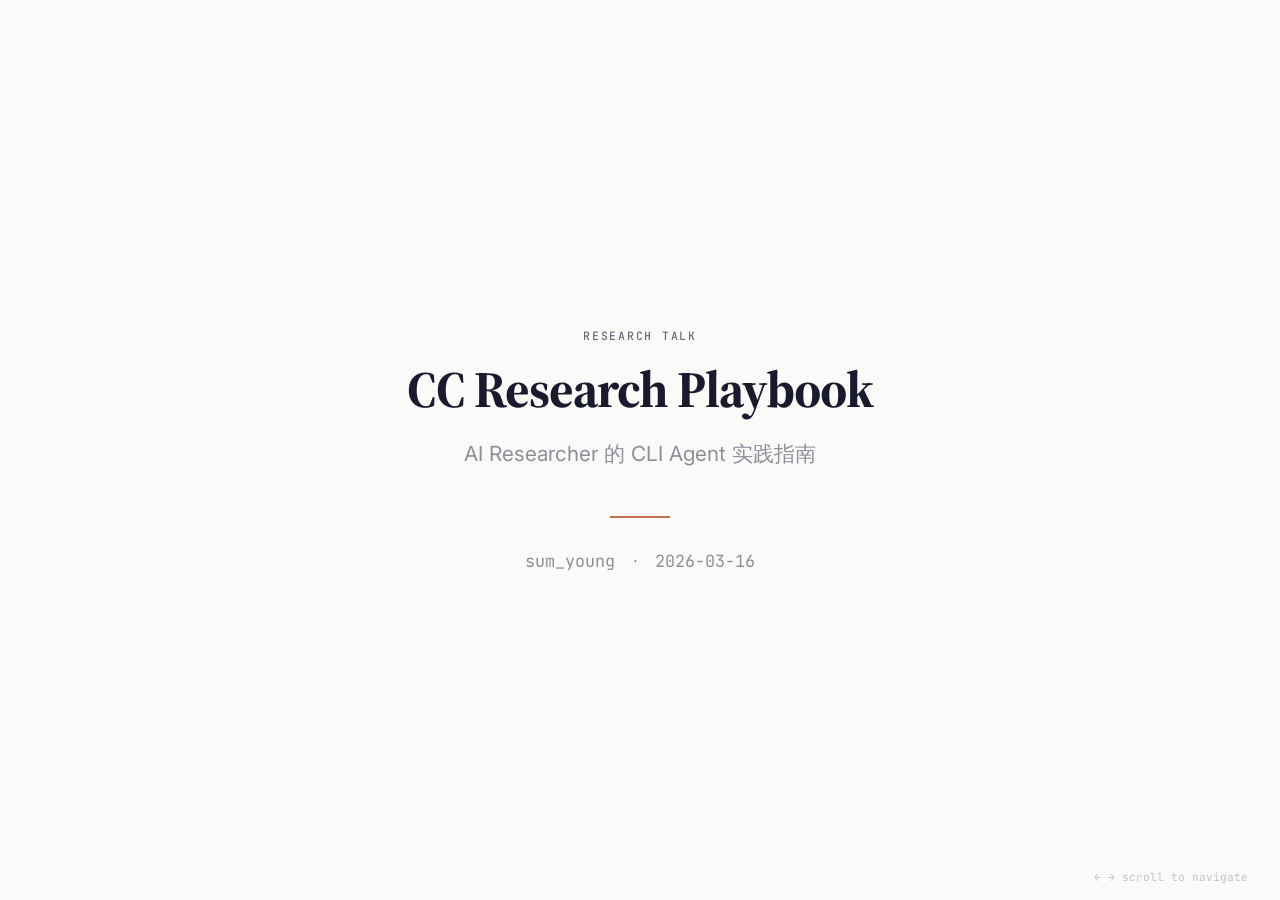
<file: slides/theme-preview.html>
<!DOCTYPE html>
<html lang="zh-CN">
<head>
    <meta charset="UTF-8">
    <meta name="viewport" content="width=device-width, initial-scale=1.0">
    <title>Theme Preview — Academic Light</title>
    <link rel="preconnect" href="https://fonts.googleapis.com">
    <link href="https://fonts.googleapis.com/css2?family=Inter:wght@400;500;600;700&family=JetBrains+Mono:wght@400;500;700&family=Source+Serif+4:ital,wght@0,400;0,600;0,700;1,400&display=swap" rel="stylesheet">
    <style>
/* ===========================================
   THEME: Academic Light (Anthropic-inspired)
   =========================================== */
:root {
    --bg-primary: #FAFAF8;
    --bg-secondary: #F0EFEB;
    --bg-card: #FFFFFF;
    --border: #E0DED8;
    --border-accent: #C4704F;

    --text-primary: #1A1A2E;
    --text-body: #3D3D50;
    --text-dim: #8E8E9A;
    --text-label: #6B6B7B;

    --accent: #C4704F;          /* Anthropic terra cotta */
    --accent-light: rgba(196, 112, 79, 0.10);
    --accent-hover: #A85A3A;
    --blue: #2563EB;
    --blue-light: rgba(37, 99, 235, 0.08);
    --green: #16A34A;
    --green-light: rgba(22, 163, 74, 0.08);

    --font-display: 'Source Serif 4', Georgia, serif;
    --font-body: 'Inter', -apple-system, sans-serif;
    --font-mono: 'JetBrains Mono', monospace;

    --title-size: clamp(2rem, 5vw, 3.2rem);
    --h2-size: clamp(1.5rem, 3.5vw, 2.2rem);
    --body-size: clamp(0.8rem, 1.4vw, 1.05rem);
    --small-size: clamp(0.7rem, 1vw, 0.85rem);
    --label-size: clamp(0.6rem, 0.9vw, 0.75rem);

    --slide-padding: clamp(2rem, 5vw, 5rem);
    --content-gap: clamp(1rem, 2.5vw, 2rem);
    --radius: 8px;
    --shadow-sm: 0 1px 3px rgba(0,0,0,0.06);
    --shadow-md: 0 4px 12px rgba(0,0,0,0.08);
}

* { margin: 0; padding: 0; box-sizing: border-box; }
html { height: 100%; overflow: hidden; }

body {
    font-family: var(--font-body);
    background: var(--bg-primary);
    color: var(--text-body);
    height: 100%;
    display: flex;
    overflow-x: auto;
    overflow-y: hidden;
    scroll-snap-type: x mandatory;
    scroll-behavior: smooth;
    -webkit-font-smoothing: antialiased;
}

/* ===========================================
   SLIDE BASE
   =========================================== */
.slide {
    width: 100vw;
    min-width: 100vw;
    height: 100vh;
    height: 100dvh;
    overflow: hidden;
    scroll-snap-align: start;
    flex-shrink: 0;
    display: flex;
    flex-direction: column;
    justify-content: center;
    align-items: center;
    position: relative;
    padding: var(--slide-padding);
}

.slide-content {
    flex: 1;
    display: flex;
    flex-direction: column;
    justify-content: center;
    max-height: 100%;
    max-width: min(90vw, 960px);
    width: 100%;
    overflow: hidden;
    gap: var(--content-gap);
}

/* ===========================================
   TYPOGRAPHY
   =========================================== */
h1 {
    font-family: var(--font-display);
    font-size: var(--title-size);
    color: var(--text-primary);
    font-weight: 700;
    line-height: 1.2;
    letter-spacing: -0.02em;
}

h2 {
    font-family: var(--font-display);
    font-size: var(--h2-size);
    color: var(--text-primary);
    font-weight: 600;
    line-height: 1.3;
    letter-spacing: -0.01em;
}

.subtitle {
    font-size: clamp(1rem, 2vw, 1.3rem);
    color: var(--text-dim);
    font-weight: 400;
}

.accent { color: var(--accent); }
.dim { color: var(--text-dim); }
.mono { font-family: var(--font-mono); }
.highlight {
    color: var(--accent);
    font-weight: 600;
}

.label {
    font-family: var(--font-mono);
    font-size: var(--label-size);
    color: var(--text-label);
    letter-spacing: 0.1em;
    text-transform: uppercase;
    font-weight: 500;
}

/* ===========================================
   CARDS & CONTAINERS
   =========================================== */
.card {
    background: var(--bg-card);
    border: 1px solid var(--border);
    border-radius: var(--radius);
    padding: 1.5rem;
    box-shadow: var(--shadow-sm);
}

.card-accent {
    border-left: 3px solid var(--accent);
}

.card-blue {
    border-left: 3px solid var(--blue);
}

.card-green {
    border-left: 3px solid var(--green);
}

.quote-box {
    background: var(--bg-secondary);
    border-left: 3px solid var(--accent);
    border-radius: 0 var(--radius) var(--radius) 0;
    padding: 1.5rem 2rem;
    font-family: var(--font-display);
    font-size: clamp(1.1rem, 2vw, 1.5rem);
    font-style: italic;
    color: var(--text-primary);
    line-height: 1.5;
}

.tag {
    font-family: var(--font-mono);
    font-size: var(--small-size);
    padding: 0.2rem 0.6rem;
    border-radius: 4px;
    font-weight: 500;
}

.tag-accent {
    background: var(--accent-light);
    color: var(--accent);
}

.tag-blue {
    background: var(--blue-light);
    color: var(--blue);
}

.tag-green {
    background: var(--green-light);
    color: var(--green);
}

/* ===========================================
   REFERENCES (academic citation style)
   =========================================== */
.references {
    position: absolute;
    bottom: clamp(0.8rem, 1.5vh, 1.2rem);
    left: var(--slide-padding);
    right: var(--slide-padding);
    font-size: var(--label-size);
    color: var(--text-dim);
    line-height: 1.6;
    border-top: 1px solid var(--border);
    padding-top: 0.6rem;
}

.references a {
    color: var(--text-label);
    text-decoration: none;
    border-bottom: 1px dotted var(--text-dim);
}

.references a:hover {
    color: var(--accent);
    border-bottom-color: var(--accent);
}

/* ===========================================
   SLIDE NUMBER
   =========================================== */
.slide-num {
    position: absolute;
    top: clamp(0.8rem, 1.5vh, 1.2rem);
    right: var(--slide-padding);
    font-family: var(--font-mono);
    font-size: var(--label-size);
    color: var(--text-dim);
}

/* ===========================================
   NAVIGATION HINT
   =========================================== */
.nav-hint {
    position: fixed;
    bottom: 1rem;
    right: 2rem;
    font-family: var(--font-mono);
    font-size: 0.7rem;
    color: var(--text-dim);
    opacity: 0.5;
    z-index: 100;
}

/* ===========================================
   TABLE
   =========================================== */
.clean-table {
    width: 100%;
    border-collapse: collapse;
}

.clean-table th {
    font-family: var(--font-mono);
    font-size: var(--small-size);
    color: var(--text-label);
    letter-spacing: 0.05em;
    text-transform: uppercase;
    text-align: left;
    padding: 0.75rem 1rem;
    border-bottom: 2px solid var(--border);
    font-weight: 500;
}

.clean-table td {
    padding: 0.85rem 1rem;
    font-size: var(--body-size);
    border-bottom: 1px solid var(--border);
    vertical-align: top;
}

.clean-table tr:last-child td {
    border-bottom: none;
}

/* ===========================================
   COMPARISON GRID
   =========================================== */
.comparison-grid {
    display: grid;
    grid-template-columns: 1fr auto 1fr;
    gap: 1.5rem;
    align-items: center;
}

.comparison-divider {
    width: 1px;
    height: 80%;
    background: var(--border);
    position: relative;
}

.comparison-divider::after {
    content: 'vs';
    position: absolute;
    top: 50%;
    left: 50%;
    transform: translate(-50%, -50%);
    background: var(--bg-primary);
    padding: 0.3rem 0;
    font-family: var(--font-mono);
    font-size: var(--small-size);
    color: var(--text-dim);
}
    </style>
</head>
<body>

<!-- ============================================
     PREVIEW SLIDE 1: Title
     ============================================ -->
<section class="slide" id="slide-1">
  <div class="slide-content" style="text-align:center; align-items:center;">
    <div>
      <p class="label" style="margin-bottom:1rem; letter-spacing:0.15em;">Research Talk</p>
      <h1 style="margin-bottom:1.2rem;">
        CC Research Playbook
      </h1>
      <p class="subtitle" style="margin-bottom:3rem;">
        AI Researcher 的 CLI Agent 实践指南
      </p>
      <div style="width:60px; height:2px; background:var(--accent); margin:0 auto 2rem;"></div>
      <p style="font-size:var(--body-size); color:var(--text-dim);">
        <span class="mono">sum_young</span>
        <span style="margin:0 0.8rem;">&middot;</span>
        <span class="mono">2026-03-16</span>
      </p>
    </div>
  </div>
</section>

<!-- ============================================
     PREVIEW SLIDE 2: Paradigm (condensed)
     ============================================ -->
<section class="slide" id="slide-2">
  <span class="slide-num">01</span>
  <div class="slide-content">
    <h2>Same Model, Different Harness</h2>
    <p style="color:var(--text-dim); font-size:var(--body-size); margin-top:-0.5rem;">
      Cursor, Codex, Claude Code 使用相同的底层模型，但 harness 设计决定了能力边界。
    </p>

    <div class="comparison-grid" style="margin-top:1.5rem;">
      <div class="card">
        <p class="label" style="margin-bottom:0.8rem;">IDE-Embedded Assistant</p>
        <ul style="list-style:none; display:flex; flex-direction:column; gap:0.6rem; font-size:var(--body-size);">
          <li style="display:flex; gap:0.6rem; align-items:flex-start;">
            <span style="color:var(--text-dim);">&#8212;</span>
            <span>Single-turn Q&A, user-driven</span>
          </li>
          <li style="display:flex; gap:0.6rem; align-items:flex-start;">
            <span style="color:var(--text-dim);">&#8212;</span>
            <span>Text generation only</span>
          </li>
          <li style="display:flex; gap:0.6rem; align-items:flex-start;">
            <span style="color:var(--text-dim);">&#8212;</span>
            <span>Scoped to current file / selection</span>
          </li>
        </ul>
      </div>

      <div class="comparison-divider" style="align-self:stretch;"></div>

      <div class="card card-accent">
        <p class="label" style="margin-bottom:0.8rem; color:var(--accent);">CLI Agent (ReAct Loop)</p>
        <ul style="list-style:none; display:flex; flex-direction:column; gap:0.6rem; font-size:var(--body-size);">
          <li style="display:flex; gap:0.6rem; align-items:flex-start;">
            <span style="color:var(--accent);">&#8212;</span>
            <span>Autonomous loop: plan &#8594; act &#8594; verify</span>
          </li>
          <li style="display:flex; gap:0.6rem; align-items:flex-start;">
            <span style="color:var(--accent);">&#8212;</span>
            <span>Tool calls: edit, search, execute, deploy</span>
          </li>
          <li style="display:flex; gap:0.6rem; align-items:flex-start;">
            <span style="color:var(--accent);">&#8212;</span>
            <span>Cross-project, full codebase awareness</span>
          </li>
        </ul>
      </div>
    </div>

    <div class="quote-box" style="margin-top:1.5rem;">
      "The model didn't change. The harness around it did."
    </div>
  </div>

  <div class="references">
    [1] Anthropic, "Effective Harnesses for Long-Running Agents," 2025.
    <a href="https://www.anthropic.com/engineering/effective-harnesses-for-long-running-agents">anthropic.com</a>
    &ensp;
    [2] OpenAI, "Harness Engineering," 2025.
    <a href="https://openai.com/index/harness-engineering/">openai.com</a>
  </div>
</section>

<!-- ============================================
     PREVIEW SLIDE 3: Context is All You Need
     ============================================ -->
<section class="slide" id="slide-3">
  <span class="slide-num">03</span>
  <div class="slide-content">
    <h2><span class="accent">Context</span> is All You Need</h2>
    <p style="color:var(--text-dim); font-size:var(--body-size); margin-top:-0.5rem;">
      CLI Agent 的一切工程化手段，都围绕一个核心：如何管理 context。
    </p>

    <div style="display:grid; grid-template-columns:repeat(3,1fr); gap:1.2rem; margin-top:1.5rem;">
      <!-- Input -->
      <div class="card card-accent" style="display:flex; flex-direction:column; gap:0.8rem;">
        <div>
          <span class="tag tag-accent">Input</span>
        </div>
        <p style="font-weight:600; color:var(--text-primary); font-size:var(--body-size);">
          Feed sufficient context
        </p>
        <p style="font-size:var(--small-size); color:var(--text-body); line-height:1.6;">
          Brainstorming skills, paper-management agents, domain knowledge loading
        </p>
        <div style="margin-top:auto; padding-top:0.5rem; border-top:1px solid var(--border);">
          <p class="mono" style="font-size:var(--label-size); color:var(--text-dim);">Skills, MCP, CLAUDE.md</p>
        </div>
      </div>

      <!-- Output -->
      <div class="card card-blue" style="display:flex; flex-direction:column; gap:0.8rem;">
        <div>
          <span class="tag tag-blue">Output</span>
        </div>
        <p style="font-weight:600; color:var(--text-primary); font-size:var(--body-size);">
          Drive efficient decisions
        </p>
        <p style="font-size:var(--small-size); color:var(--text-body); line-height:1.6;">
          Code review, automated pipelines, quality gates via hooks
        </p>
        <div style="margin-top:auto; padding-top:0.5rem; border-top:1px solid var(--border);">
          <p class="mono" style="font-size:var(--label-size); color:var(--text-dim);">Hooks, Subagents, Loop</p>
        </div>
      </div>

      <!-- Management -->
      <div class="card card-green" style="display:flex; flex-direction:column; gap:0.8rem;">
        <div>
          <span class="tag tag-green">Management</span>
        </div>
        <p style="font-weight:600; color:var(--text-primary); font-size:var(--body-size);">
          Keep the agent clear-headed
        </p>
        <p style="font-size:var(--small-size); color:var(--text-body); line-height:1.6;">
          Internalize knowledge as docs, compress, delegate heavy work
        </p>
        <div style="margin-top:auto; padding-top:0.5rem; border-top:1px solid var(--border);">
          <p class="mono" style="font-size:var(--label-size); color:var(--text-dim);">Memory, /compact, Subagent</p>
        </div>
      </div>
    </div>

    <p style="text-align:center; font-size:var(--small-size); color:var(--text-dim); margin-top:1.2rem;">
      Skills, Hooks, Sub-Agent, MCP &mdash; all serve one purpose: <span style="color:var(--text-primary); font-weight:500;">engineering the context.</span>
    </p>
  </div>

  <div class="references">
    [3] Anthropic, "Effective Context Engineering for AI Agents," 2025.
    <a href="https://www.anthropic.com/engineering/effective-context-engineering-for-ai-agents">anthropic.com</a>
    &ensp;
    [4] Manus, "Context Engineering," 2025.
    <a href="https://manus.im/blog/context-engineering">manus.im</a>
  </div>
</section>

<!-- ============================================
     PREVIEW SLIDE 4: System Architecture (sample)
     ============================================ -->
<section class="slide" id="slide-4">
  <span class="slide-num">02</span>
  <div class="slide-content">
    <h2>System Architecture</h2>

    <div style="display:grid; grid-template-columns:1fr 1fr; gap:1.5rem; margin-top:1rem;">
      <div>
        <p class="label" style="margin-bottom:0.8rem;">Two Pillars</p>
        <div style="display:flex; flex-direction:column; gap:0.8rem;">
          <div class="card">
            <p style="font-weight:600; color:var(--text-primary); margin-bottom:0.3rem;">Models</p>
            <p style="font-size:var(--small-size); color:var(--text-dim);">Reasoning, code understanding, planning</p>
          </div>
          <div class="card card-accent">
            <p style="font-weight:600; color:var(--accent); margin-bottom:0.3rem;">Tools</p>
            <p style="font-size:var(--small-size); color:var(--text-dim);">28+ built-in &middot; MCP &middot; Skills &middot; Hooks</p>
          </div>
        </div>
      </div>

      <div>
        <p class="label" style="margin-bottom:0.8rem;">Three Environments</p>
        <div style="display:flex; flex-direction:column; gap:0.8rem;">
          <div class="card" style="padding:1rem 1.2rem;">
            <p style="font-weight:500; font-size:var(--body-size);"><span class="accent">Local</span> <span class="dim">&mdash; full file & tool access</span></p>
          </div>
          <div class="card" style="padding:1rem 1.2rem;">
            <p style="font-weight:500; font-size:var(--body-size);"><span class="accent">Cloud</span> <span class="dim">&mdash; Anthropic-hosted VM</span></p>
          </div>
          <div class="card" style="padding:1rem 1.2rem;">
            <p style="font-weight:500; font-size:var(--body-size);"><span class="accent">Remote</span> <span class="dim">&mdash; browser UI + local exec</span></p>
          </div>
        </div>
      </div>
    </div>

    <div style="text-align:center; margin-top:1.5rem; padding:0.8rem; background:var(--bg-secondary); border-radius:var(--radius);">
      <span class="mono" style="font-size:var(--body-size); color:var(--text-dim);">Claude Code = </span>
      <span class="mono" style="font-size:var(--body-size); color:var(--accent); font-weight:600;">Agentic Harness</span>
      <span class="mono" style="font-size:var(--body-size); color:var(--text-dim);"> built around Claude LLM</span>
    </div>
  </div>

  <div class="references">
    Source: code.claude.com/docs/en/overview
  </div>
</section>

<div class="nav-hint">&#8592; &#8594; scroll to navigate</div>

<script>
document.addEventListener('keydown', e => {
    if (e.key === 'ArrowRight' || e.key === ' ') {
        e.preventDefault();
        window.scrollBy({ left: window.innerWidth, behavior: 'smooth' });
    } else if (e.key === 'ArrowLeft') {
        e.preventDefault();
        window.scrollBy({ left: -window.innerWidth, behavior: 'smooth' });
    }
});
</script>

</body>
</html>
</file>
